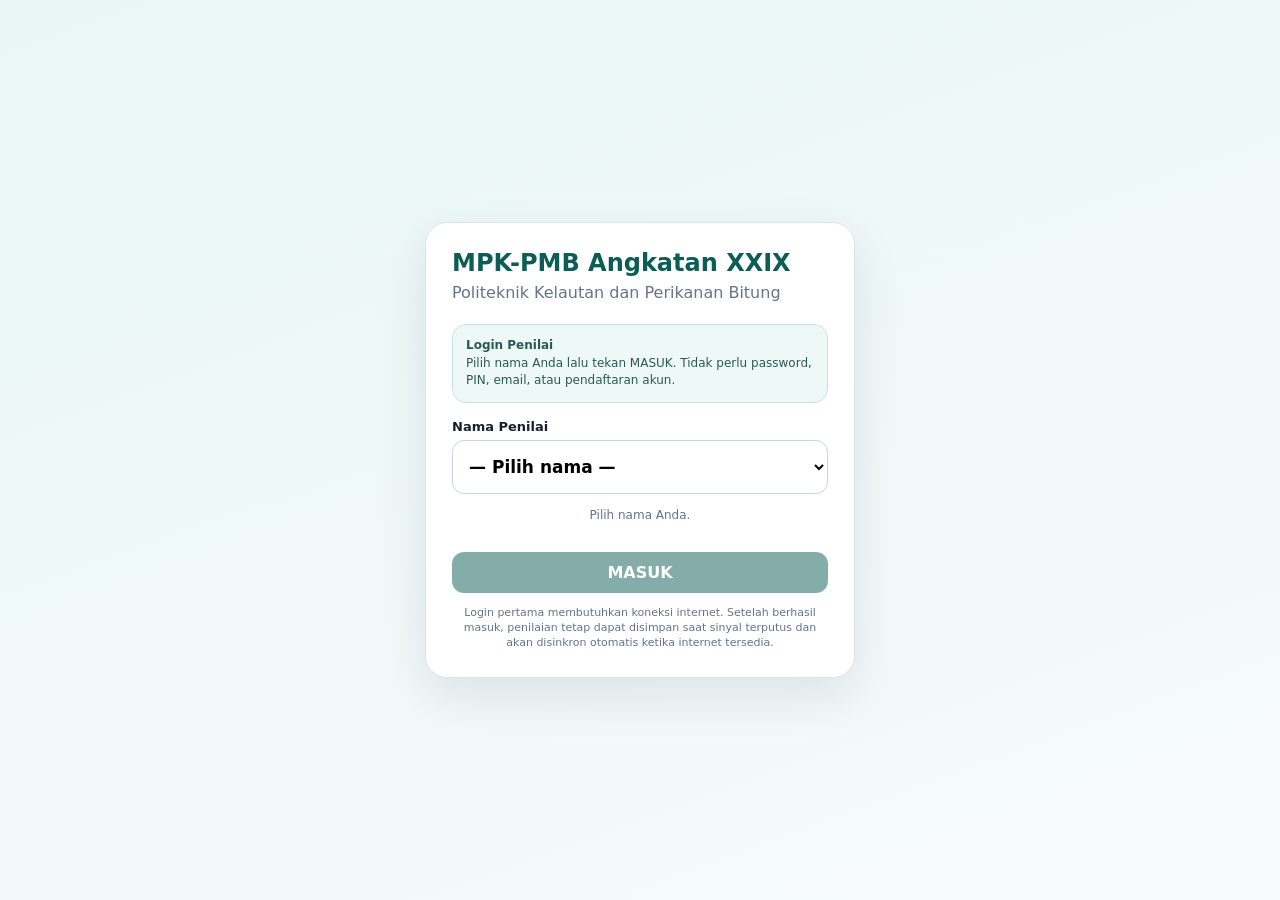
<file: index.html>
<!doctype html>
<html lang="id">
<head>
  <meta charset="utf-8" />
  <meta name="viewport" content="width=device-width,initial-scale=1,viewport-fit=cover" />
  <meta name="theme-color" content="#0b5d56" />
  <meta name="apple-mobile-web-app-capable" content="yes" />
  <meta http-equiv="Cache-Control" content="no-cache, no-store, must-revalidate" />
  <title>MPK-PMB XXIX</title>
  <link rel="manifest" href="manifest.webmanifest?v=20260810access4" />
  <link rel="icon" href="icon.svg" />
  <link rel="stylesheet" href="styles.css?v=20260810access4" />
  <style>
    .talent-top-link{display:inline-grid;place-items:center;width:38px;height:38px;border-radius:12px;background:#eaf2f1;color:#0b5d56;text-decoration:none;font-weight:900;font-size:19px}
    .talent-banner{display:flex;justify-content:space-between;align-items:center;gap:12px;background:#eef8f6;border:1px solid #c6e5e0;border-radius:16px;padding:13px 14px;margin-bottom:14px}
    .talent-banner strong{display:block;color:#0b5d56}.talent-banner small{color:#64748b}.talent-banner a{background:#0b5d56;color:#fff;text-decoration:none;padding:10px 12px;border-radius:11px;font-weight:800;white-space:nowrap}
    .simple-login-notice{background:#eef8f6;border:1px solid #c6e5e0;color:#285a55;border-radius:14px;padding:12px 13px;font-size:12px;line-height:1.45;margin:14px 0 16px}
    #simpleName{font-size:17px;font-weight:800;height:54px;margin-bottom:14px}
    .pin-status{min-height:20px;text-align:center;font-size:12px;color:#64748b;margin-bottom:8px}.pin-status.ready{color:#0b5d56;font-weight:800}.pin-status.error{color:#b91c1c;font-weight:800}
    #simpleLoginBtn:disabled{opacity:.5;cursor:not-allowed}
    .login-help{text-align:center;color:#64748b;font-size:11px;line-height:1.4;margin-top:12px}
    @media(max-width:600px){.talent-banner{align-items:flex-start;flex-direction:column}.talent-banner a{width:100%;text-align:center}}
  </style>
</head>
<body>
  <div id="toast" class="toast hidden"></div>

  <section id="loginScreen" class="login-screen">
    <div class="login-card">
      <img src="icon.svg" class="brand-icon" alt="MPK-PMB" />
      <h1>MPK-PMB Angkatan XXIX</h1>
      <p>Politeknik Kelautan dan Perikanan Bitung</p>

      <div id="simpleLogin">
        <div class="simple-login-notice"><strong>Login Penilai</strong><br>Pilih nama Anda lalu tekan MASUK. Tidak perlu password, PIN, email, atau pendaftaran akun.</div>
        <label for="simpleName">Nama Penilai</label>
        <select id="simpleName">
          <option value="">— Pilih nama —</option>
          <option value="Fahriadi">Fahriadi</option>
          <option value="Gerald">Gerald</option>
          <option value="Andi Wiguna">Andi Wiguna</option>
          <option value="Samsul">Samsul</option>
          <option value="Iki">Iki</option>
          <option value="Kholid">Kholid</option>
          <option value="Alexander Tumewu">Alexander Tumewu</option>
        </select>
        <div id="pinStatus" class="pin-status">Pilih nama Anda.</div>
        <button id="simpleLoginBtn" class="primary big" disabled>MASUK</button>
        <div class="login-help">Login pertama membutuhkan koneksi internet. Setelah berhasil masuk, penilaian tetap dapat disimpan saat sinyal terputus dan akan disinkron otomatis ketika internet tersedia.</div>
      </div>

      <div id="demoLogin" class="hidden" aria-hidden="true">
        <input id="demoName" value="Pembina MPK-PMB" />
        <select id="demoRole"><option value="assessor">Penilai/Pembina</option><option value="coordinator">Koordinator/Admin</option></select>
        <button id="demoLoginBtn" type="button">Masuk Demo</button>
      </div>
    </div>
  </section>

  <div id="appShell" class="app-shell hidden">
    <header class="topbar">
      <div><strong>MPK-PMB XXIX</strong><small id="userLabel"></small></div>
      <div class="top-actions">
        <a href="minat-bakat.html" class="talent-top-link" title="Minat & Bakat">★</a>
        <span id="onlineBadge" class="badge">Offline</span>
        <button id="syncBtn" class="icon-btn" title="Sinkronkan">↻</button>
        <button id="installBtn" class="icon-btn hidden" title="Pasang aplikasi">⬇</button>
        <button id="logoutBtn" class="icon-btn" title="Keluar">↪</button>
      </div>
    </header>

    <main>
      <section id="dashboardView" class="view active">
        <div class="hero">
          <div><h2>Dashboard Koordinator</h2><p>Capaian dan peringatan dini 80 Catar-Catir.</p></div>
          <select id="programFilter"><option value="ALL">Semua Prodi</option><option>TPI</option><option>MP</option><option>TPPP</option></select>
        </div>
        <div class="talent-banner"><div><strong>★ Minat & Bakat Angkatan XXIX</strong><small>Lihat hobi, prestasi, kokurikuler, ekstrakurikuler, dan peta potensi 80 Taruna/i.</small></div><a href="minat-bakat.html">Buka Minat & Bakat</a></div>
        <div id="statsGrid" class="stats-grid"></div>
        <div class="panel">
          <div class="panel-head"><h3>Profil Capaian Peserta</h3><button id="exportBtn" class="secondary">Ekspor CSV</button></div>
          <div id="participantSummary" class="participant-list"></div>
        </div>
      </section>

      <section id="assessmentView" class="view">
        <div class="hero"><div><h2>Penilaian Cepat</h2><p>Masukkan nomor 01–80, pilih bidang, lalu tekan skor.</p></div></div>
        <div class="panel search-panel">
          <label>Nomor Catar-Catir</label>
          <div class="number-search"><input id="participantNo" inputmode="numeric" maxlength="2" placeholder="01" /><button id="findBtn" class="primary">Cari</button></div>
          <div id="participantCard" class="participant-card empty">Belum ada peserta dipilih.</div>
        </div>
        <div id="assessmentControls" class="hidden">
          <div class="panel">
            <label>Kegiatan/Checkpoint</label>
            <select id="activitySelect"></select>
            <label>Bidang Penilaian</label>
            <div id="categoryButtons" class="category-grid"></div>
          </div>
          <div id="rubricPanel" class="panel hidden"></div>
        </div>
      </section>

      <section id="historyView" class="view">
        <div class="hero"><div><h2>Riwayat Penilaian</h2><p>Telusuri perkembangan setiap Catar-Catir.</p></div></div>
        <div class="panel filters">
          <input id="historyNo" inputmode="numeric" maxlength="2" placeholder="Nomor peserta (opsional)" />
          <select id="historyCategory"><option value="ALL">Semua bidang</option></select>
          <button id="historyRefresh" class="secondary">Tampilkan</button>
        </div>
        <div id="historyList" class="history-list"></div>
      </section>

      <section id="adminView" class="view">
        <div class="hero"><div><h2>Pengaturan</h2><p>Status penyimpanan lokal dan sinkronisasi internet.</p></div></div>
        <div class="panel">
          <h3>Status Sistem</h3>
          <div id="systemStatus" class="system-status"></div>
          <div class="button-stack">
            <button id="adminSyncBtn" class="primary">Sinkronkan Sekarang</button>
            <button id="seedBtn" class="secondary">Kirim 80 Peserta ke Cloud</button>
            <button id="clearLocalBtn" class="danger">Hapus Data Penilaian Lokal (Demo)</button>
          </div>
        </div>
      </section>
    </main>

    <nav class="bottom-nav">
      <button data-view="dashboardView" class="nav-btn active"><span>▦</span><small>Dashboard</small></button>
      <button data-view="assessmentView" class="nav-btn"><span>＋</span><small>Nilai</small></button>
      <button data-view="historyView" class="nav-btn"><span>≡</span><small>Riwayat</small></button>
      <button data-view="adminView" class="nav-btn"><span>⚙</span><small>Setelan</small></button>
    </nav>
  </div>

  <script>
    if ('serviceWorker' in navigator) {
      navigator.serviceWorker.getRegistrations().then(rs => rs.forEach(r => r.unregister())).catch(()=>{});
    }
    if ('caches' in window) {
      caches.keys().then(keys => Promise.all(keys.filter(k => k.startsWith('mpkpmb-')).map(k => caches.delete(k)))).catch(()=>{});
    }
  </script>
  <script src="config.js?v=20260810access4"></script>
  <script src="roster.js?v=20260810access4"></script>
  <script src="data.js?v=20260810access4"></script>
  <script src="app.js?v=20260810access4"></script>
  <script src="cloud.js?v=20260810access4"></script>
  <script src="photo.js?v=20260810access4"></script>
  <script src="access-control.js?v=20260810access4" data-mpk-access="1"></script>
</body>
</html>
</file>
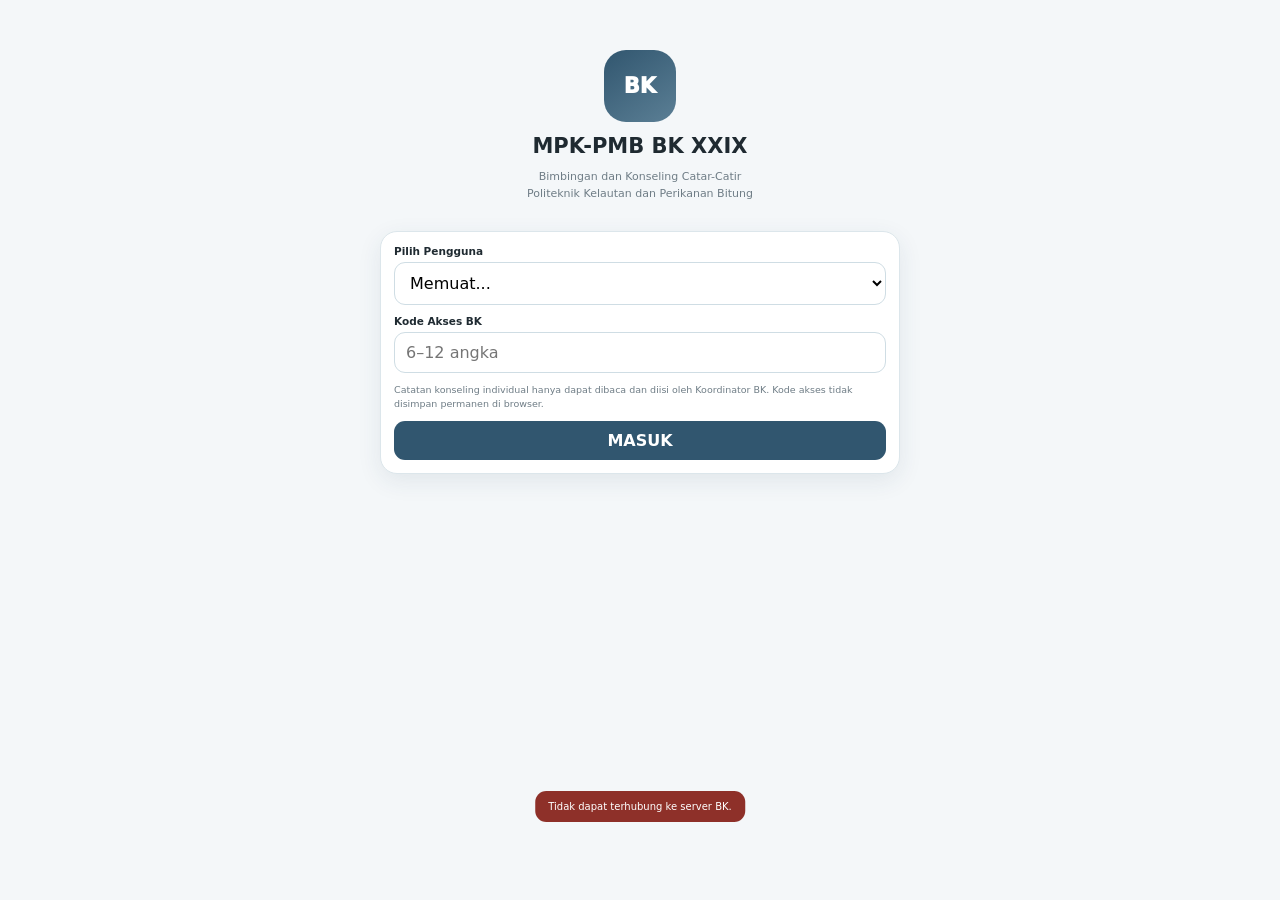
<file: bk/index.html>
<!doctype html>
<html lang="id"><head><meta charset="utf-8"><meta name="viewport" content="width=device-width,initial-scale=1,viewport-fit=cover">
<meta name="theme-color" content="#31566f"><title>MPK-PMB BK XXIX</title>
<style>
:root{--brand:#31566f;--brand2:#5b7f95;--bg:#f4f7f9;--card:#fff;--text:#1f2a31;--muted:#6f7d86;--line:#dce6eb;--ok:#28704e;--warn:#9b6a00;--bad:#a83a31;--shadow:0 7px 24px rgba(35,66,84,.09)}
*{box-sizing:border-box}html,body{margin:0;background:var(--bg);color:var(--text);font-family:system-ui,-apple-system,Segoe UI,Roboto,Arial,sans-serif}button,input,select,textarea{font:inherit}.hidden{display:none!important}
.wrap{max-width:940px;margin:auto;padding:12px 12px 90px}.card{background:#fff;border:1px solid var(--line);border-radius:17px;padding:13px;margin-bottom:11px;box-shadow:var(--shadow)}
.hero{text-align:center;padding:38px 10px 18px}.mark{width:72px;height:72px;border-radius:22px;margin:auto auto 12px;background:linear-gradient(145deg,var(--brand),var(--brand2));color:#fff;display:grid;place-items:center;font-size:21px;font-weight:950}.hero h1{font-size:21px;margin:0}.hero p{font-size:11px;color:var(--muted);line-height:1.5}
.login{max-width:520px;margin:auto}.label{display:block;font-size:10.5px;font-weight:850;margin:10px 0 5px}select,input,textarea{width:100%;border:1px solid #cfdde4;border-radius:11px;padding:10px 11px;background:#fff;outline:none}textarea{min-height:90px;resize:vertical}
.btn{border:0;border-radius:11px;padding:10px 12px;font-weight:850;background:#e7eef2;color:#334955;cursor:pointer}.btn.primary{background:var(--brand);color:#fff}.btn.bad{background:#f7e5e2;color:var(--bad)}.btn.small{font-size:9px;padding:7px 9px}.btn.full{width:100%}.note{font-size:9.5px;color:var(--muted);line-height:1.5}
.top{position:sticky;top:0;z-index:30;background:linear-gradient(135deg,var(--brand),var(--brand2));color:#fff;padding:11px 12px;box-shadow:0 4px 15px rgba(0,0,0,.12)}.topline{display:flex;align-items:center;gap:9px}.logo{width:42px;height:42px;border-radius:13px;background:#fff;color:var(--brand);display:grid;place-items:center;font-weight:950}.title{font-size:14px;font-weight:900}.sub{font-size:8.5px;opacity:.85}.right{margin-left:auto;text-align:right}.user{font-size:10px;font-weight:850}.role{font-size:8px;opacity:.85}.logout{border:1px solid rgba(255,255,255,.4);background:rgba(255,255,255,.12);color:#fff;border-radius:9px;padding:7px 8px;font-size:9px}
.tabs{display:grid;grid-template-columns:repeat(6,1fr);gap:5px;position:sticky;top:64px;z-index:20;background:var(--bg);padding:8px 0}.tab{border:1px solid var(--line);background:#fff;border-radius:10px;padding:8px 3px;font-size:9px;font-weight:850;color:#657781}.tab.active{background:var(--brand);color:#fff;border-color:var(--brand)}
.sectionhead{display:flex;justify-content:space-between;align-items:flex-end;margin:12px 2px 8px}.sectionhead h2{font-size:15px;margin:0}.sectionhead small{font-size:9px;color:var(--muted)}.metrics{display:grid;grid-template-columns:repeat(3,1fr);gap:7px}.metric{background:#fff;border:1px solid var(--line);border-radius:13px;padding:10px;text-align:center}.metric strong{font-size:18px;display:block;color:var(--brand)}.metric span{font-size:8.5px;color:var(--muted)}
.participant,.obsrow,.sessionrow,.actrow{display:grid;grid-template-columns:36px 1fr auto;gap:8px;align-items:center;padding:8px 0;border-bottom:1px solid #edf2f4}.num{width:32px;height:32px;border-radius:9px;background:#e9f0f4;color:var(--brand);display:grid;place-items:center;font-size:9px;font-weight:950}.pname{font-size:10.5px;font-weight:850}.meta{font-size:8.5px;color:var(--muted);line-height:1.4}.badge{display:inline-block;padding:4px 7px;border-radius:999px;font-size:8px;font-weight:900;background:#eaf0f3}.urgent{background:#fde7e3;color:#9e342d}.attention{background:#fff1d5;color:#8a6200}.new{background:#e9eef9;color:#475d94}.done{background:#e2f3e9;color:#226849}
.overlay{position:fixed;inset:0;background:rgba(22,35,43,.55);z-index:60;display:flex;align-items:flex-end;justify-content:center}.sheet{width:min(820px,100%);max-height:94vh;overflow:auto;background:var(--bg);border-radius:23px 23px 0 0;padding:12px}.sheethead{position:sticky;top:-12px;background:var(--bg);z-index:4;display:flex;align-items:center;padding:10px 2px}.sheethead h3{font-size:15px;margin:0}.close{margin-left:auto;border:0;width:34px;height:34px;border-radius:10px;background:#e1eaee;font-weight:950}
.status{font-size:9px;padding:7px}.row{display:flex;gap:7px;align-items:center}.grow{flex:1}.empty{text-align:center;padding:22px;color:var(--muted);font-size:10px}.search{margin-bottom:7px}
.docgrid{display:grid;grid-template-columns:repeat(2,minmax(0,1fr));gap:8px;margin:8px 0}.docitem{border:1px solid var(--line);border-radius:12px;padding:7px}.docitem img{width:100%;height:120px;object-fit:cover;border-radius:9px}.doccap{font-size:9px;color:var(--muted);margin:5px 0}.photoctl{display:grid;gap:7px;margin-top:8px}
.toast{position:fixed;left:50%;bottom:78px;transform:translateX(-50%);z-index:100;background:#223844;color:#fff;padding:10px 13px;border-radius:11px;font-size:10px;display:none;max-width:90%}.toast.show{display:block}.toast.err{background:#8e3029}

.dochint{background:#eef4f7;border:1px solid #dbe7ed;border-radius:14px;padding:10px 11px;font-size:9.5px;color:#5c6d76;line-height:1.55;margin-bottom:10px}
.docpanel{display:grid;gap:10px}
.docactivity{background:#fff;border:1px solid var(--line);border-radius:16px;padding:12px;box-shadow:var(--shadow)}
.docactivity-head{display:flex;align-items:flex-start;gap:9px;margin-bottom:8px}
.docactivity-ico{width:38px;height:38px;border-radius:12px;background:#e9f0f4;color:var(--brand);display:grid;place-items:center;font-size:17px;flex:0 0 auto}
.docactivity-title{font-size:11.5px;font-weight:900;line-height:1.3}
.docactivity-meta{font-size:8.7px;color:var(--muted);margin-top:3px;line-height:1.4}
.docbadge{display:inline-block;padding:4px 7px;border-radius:999px;background:#e3f2e9;color:var(--ok);font-size:8px;font-weight:900;margin-left:auto;white-space:nowrap}
.privacybox{background:#f7eeee;border:1px solid #eddada;border-radius:14px;padding:10px 11px;font-size:9px;color:#775c5a;line-height:1.5;margin-top:10px}

@media(max-width:560px){.right{display:none}.tabs{overflow:auto}.tab{font-size:8px}.participant,.obsrow,.sessionrow,.actrow{grid-template-columns:34px 1fr auto}.docitem img{height:100px}}
</style></head><body>
<div id="toast" class="toast"></div>
<section id="loginView" class="wrap"><div class="login"><div class="hero"><div class="mark">BK</div><h1>MPK-PMB BK XXIX</h1><p>Bimbingan dan Konseling Catar-Catir<br>Politeknik Kelautan dan Perikanan Bitung</p></div><div class="card"><label class="label" style="margin-top:0">Pilih Pengguna</label><select id="loginName"><option>Memuat...</option></select><label class="label">Kode Akses BK</label><input id="loginPin" type="password" inputmode="numeric" autocomplete="off" placeholder="6–12 angka"><p class="note">Catatan konseling individual hanya dapat dibaca dan diisi oleh Koordinator BK. Kode akses tidak disimpan permanen di browser.</p><button id="loginBtn" class="btn primary full">MASUK</button></div></div></section>

<section id="appView" class="hidden"><header class="top"><div class="topline"><div class="logo">BK</div><div><div class="title">MPK-PMB BK XXIX</div><div class="sub">Bimbingan dan Konseling</div></div><div class="right"><div id="topUser" class="user"></div><div id="topRole" class="role"></div></div><button id="logoutBtn" class="logout">Keluar</button></div></header>
<main class="wrap"><nav class="tabs"><button class="tab active" data-tab="home">Hari Ini</button><button class="tab" data-tab="catar">Catar</button><button class="tab" data-tab="obs">Observasi</button><button class="tab" data-tab="group">Kegiatan BK</button><button class="tab" data-tab="docs">Dokumentasi</button><button id="coordTabBtn" class="tab" data-tab="coord">Koordinator</button></nav>

<section id="tab-home"><div class="sectionhead"><h2>Ringkasan BK</h2><small id="todayLabel"></small></div><div id="homeMetrics" class="metrics"></div><div class="sectionhead"><h2>Perhatian Terbaru</h2><small>observasi lapangan</small></div><div id="homeObs" class="card"></div></section>
<section id="tab-catar" class="hidden"><div class="sectionhead"><h2>Daftar Catar-Catir</h2><small>01–80</small></div><input id="searchCatar" class="search" placeholder="Cari nama/nomor/prodi..."><div id="catarList" class="card"></div></section>
<section id="tab-obs" class="hidden"><div class="sectionhead"><h2>Observasi Lapangan</h2><small>Taruna BK & Koordinator</small></div><button class="btn primary full" onclick="openObservationForm()">+ TAMBAH OBSERVASI</button><div class="sectionhead"><h2>Riwayat Observasi</h2><small id="obsScope"></small></div><div id="obsList" class="card"></div></section>
<section id="tab-group" class="hidden"><div class="sectionhead"><h2>Kegiatan BK Kelompok</h2><small>foto opsional maks. 2</small></div><button class="btn primary full" onclick="openNewGroup()">+ KEGIATAN BK KELOMPOK</button><div id="groupList" class="card" style="margin-top:10px"></div></section>
<section id="tab-docs" class="hidden">
 <div class="sectionhead"><h2>Dokumentasi BK</h2><small>kegiatan kelompok</small></div>
 <div class="dochint">
  Dokumentasi digunakan untuk laporan kegiatan BK kepada Koordinator dan Pimpinan.
  Foto hanya tersedia untuk <b>kegiatan BK kelompok, sosialisasi, briefing, atau pembinaan bersama</b>.
  Maksimal <b>2 foto per kegiatan</b>.
 </div>
 <div class="privacybox">
  <b>Privasi BK:</b> sesi konseling individual tidak menyediakan unggah foto dan catatan rahasianya tidak ditampilkan pada Monitoring Pimpinan.
 </div>
 <div id="bkDocsActivityList" class="docpanel" style="margin-top:10px"><div class="empty">Belum dimuat.</div></div>
</section>
<section id="tab-coord" class="hidden"><div id="coordContent"></div></section>
</main></section>

<div id="overlay" class="overlay hidden"><div class="sheet"><div class="sheethead"><h3 id="sheetTitle">BK</h3><button class="close" onclick="closeSheet()">×</button></div><div id="sheetBody"></div></div></div>

<script>
const API='https://fplimalvdaedvxrzwqgl.supabase.co/functions/v1/mpk-bk';

const MEDIA_API='https://fplimalvdaedvxrzwqgl.supabase.co/functions/v1/mpk-media';
async function mediaApi(payload){
  let r;
  try{r=await fetch(MEDIA_API,{method:'POST',headers:{'Content-Type':'application/json'},body:JSON.stringify(payload)})}
  catch{throw new Error('Tidak dapat terhubung ke server dokumentasi.')}
  let d={}; try{d=await r.json()}catch{}
  if(!r.ok||!d.ok)throw new Error(d.error||`Server dokumentasi ${r.status}`);
  return d
}
async function compressPhoto(file){
  if(!file||!file.type.startsWith('image/'))throw new Error('Pilih file foto.');
  const url=URL.createObjectURL(file);
  try{
    const img=new Image();
    await new Promise((res,rej)=>{img.onload=res;img.onerror=()=>rej(new Error('Foto tidak dapat dibaca.'));img.src=url});
    const max=1280, scale=Math.min(1,max/Math.max(img.naturalWidth,img.naturalHeight));
    const w=Math.max(1,Math.round(img.naturalWidth*scale)),h=Math.max(1,Math.round(img.naturalHeight*scale));
    const canvas=document.createElement('canvas');canvas.width=w;canvas.height=h;
    canvas.getContext('2d',{alpha:false}).drawImage(img,0,0,w,h);
    let quality=.72,blob=await new Promise(r=>canvas.toBlob(r,'image/jpeg',quality));
    while(blob&&blob.size>850*1024&&quality>.42){quality-=.08;blob=await new Promise(r=>canvas.toBlob(r,'image/jpeg',quality))}
    if(!blob)throw new Error('Gagal mengompres foto.');
    if(blob.size>900*1024)throw new Error('Foto masih terlalu besar setelah kompresi.');
    return await new Promise((res,rej)=>{const fr=new FileReader();fr.onload=()=>res({data:String(fr.result),mime:'image/jpeg',kb:Math.round(blob.size/1024)});fr.onerror=()=>rej(new Error('Gagal membaca foto.'));fr.readAsDataURL(blob)})
  }finally{URL.revokeObjectURL(url)}
}
async function renderDocuments(source,recordId,containerId,worshipGroup=''){
  const box=document.getElementById(containerId); if(!box)return;
  box.innerHTML='<div class="note">Memuat dokumentasi...</div>';
  try{
    const d=await mediaApi({action:'list_documents',source,name:state.member.display_name,record_id:recordId,worship_group:worshipGroup});
    const docs=d.documents||[];
    box.innerHTML=`<div class="docgrid">${docs.map(x=>`<div class="docitem"><img src="${x.url}" alt="Dokumentasi"><div class="doccap">${esc(x.caption||'Dokumentasi kegiatan')}</div><button class="btn small" onclick="deleteDocument('${source}','${recordId}','${x.id}','${containerId}','${worshipGroup}')">Hapus</button></div>`).join('')}</div>
    <div class="note">${docs.length}/${d.max_photos} foto tersimpan. Foto otomatis dikompres sebelum diunggah.</div>`;
  }catch(e){box.innerHTML=`<div class="note">${esc(e.message)}</div>`}
}
async function uploadDocument(source,recordId,inputId,captionId,containerId,worshipGroup=''){
  const inp=document.getElementById(inputId),file=inp?.files?.[0];if(!file)return toast('Pilih foto terlebih dahulu.',true);
  try{
    toast('Mengompres foto...');
    const c=await compressPhoto(file);
    await mediaApi({action:'upload_document',source,name:state.member.display_name,record_id:recordId,worship_group:worshipGroup,mime:c.mime,image_base64:c.data,caption:document.getElementById(captionId)?.value||''});
    inp.value=''; const cap=document.getElementById(captionId);if(cap)cap.value='';
    toast(`Foto tersimpan (${c.kb} KB).`);await renderDocuments(source,recordId,containerId,worshipGroup)
  }catch(e){toast(e.message,true)}
}
async function deleteDocument(source,recordId,docId,containerId,worshipGroup=''){
  if(!confirm('Hapus foto dokumentasi ini?'))return;
  try{await mediaApi({action:'delete_document',source,name:state.member.display_name,record_id:recordId,document_id:docId,worship_group:worshipGroup});toast('Foto dihapus.');await renderDocuments(source,recordId,containerId,worshipGroup)}
  catch(e){toast(e.message,true)}
}

const state={member:null,pin:'',home:null};
const $=id=>document.getElementById(id);
const esc=s=>String(s??'').replace(/[&<>"']/g,c=>({'&':'&amp;','<':'&lt;','>':'&gt;','"':'&quot;',"'":'&#39;'}[c]));
function today(){return new Intl.DateTimeFormat('en-CA',{timeZone:'Asia/Makassar',year:'numeric',month:'2-digit',day:'2-digit'}).format(new Date())}
function toast(m,e=false){const t=$('toast');t.textContent=m;t.className='toast show'+(e?' err':'');clearTimeout(toast.tm);toast.tm=setTimeout(()=>t.className='toast',3400)}
async function api(action,p={}){let r;try{r=await fetch(API,{method:'POST',headers:{'Content-Type':'application/json'},body:JSON.stringify({action,...p,...(state.member&&!['list_members','login'].includes(action)?{name:state.member.display_name,pin:state.pin}:{})})})}catch{throw new Error('Tidak dapat terhubung ke server BK.')}let d={};try{d=await r.json()}catch{}if(!r.ok||!d.ok)throw new Error(d.error||`Server ${r.status}`);return d}
async function init(){try{const d=await api('list_members');$('loginName').innerHTML='<option value="">-- Pilih nama --</option>'+d.members.map(x=>`<option>${esc(x.display_name)}</option>`).join('');const s=localStorage.getItem('mpk_bk_user');if(s&&d.members.some(x=>x.display_name===s))$('loginName').value=s}catch(e){toast(e.message,true)}}
async function login(){const name=$('loginName').value,pin=$('loginPin').value.trim();if(!name)return toast('Pilih nama pengguna.',true);if(!/^\d{6,12}$/.test(pin))return toast('Kode Akses BK harus 6–12 angka.',true);try{const d=await api('login',{name,pin});state.member=d.member;state.pin=pin;localStorage.setItem('mpk_bk_user',name);$('loginView').classList.add('hidden');$('appView').classList.remove('hidden');$('topUser').textContent=name;$('topRole').textContent=state.member.full_access?'Koordinator BK':'Taruna Pendamping BK';$('coordTabBtn').classList.toggle('hidden',!state.member.full_access);await loadHome();if(state.member.must_change_pin)setTimeout(openChangePin,250)}catch(e){toast(e.message,true)}}
async function loadHome(){try{state.home=await api('home',{date:today()});$('todayLabel').textContent=today();renderAll()}catch(e){toast(e.message,true)}}
function participant(id){return (state.home?.participants||[]).find(x=>Number(x.id)===Number(id))}
function renderAll(){const h=state.home,obs=h.observations||[],sess=h.sessions||[],acts=h.group_activities||[];$('homeMetrics').innerHTML=[[obs.filter(x=>x.status==='new').length,'Observasi Baru'],[sess.filter(x=>['scheduled','attended','rescheduled','follow_up'].includes(x.status)).length,'Pendampingan Aktif'],[acts.filter(x=>x.status==='completed').length,'Kegiatan Kelompok']].map(x=>`<div class="metric"><strong>${x[0]}</strong><span>${x[1]}</span></div>`).join('');
 $('homeObs').innerHTML=obs.slice(0,6).map(o=>{const p=participant(o.participant_id);return `<div class="obsrow"><div class="num">${esc(p?.code||o.participant_id)}</div><div><div class="pname">${esc(p?.name||'Catar')}</div><div class="meta">${esc(o.observation)} • ${esc(o.reporter_name)}</div></div><span class="badge ${o.priority}">${o.priority==='urgent'?'SEGERA':o.priority==='attention'?'PERHATIAN':'OBS'}</span></div>`}).join('')||'<div class="empty">Belum ada observasi.</div>';
 renderCatar();renderObs();renderGroups();if(state.member.full_access)renderCoord()
}
function renderCatar(){const q=($('searchCatar')?.value||'').toLowerCase(),rows=(state.home?.participants||[]).filter(p=>`${p.code} ${p.name} ${p.program}`.toLowerCase().includes(q));$('catarList').innerHTML=rows.map(p=>`<div class="participant"><div class="num">${esc(p.code)}</div><div><div class="pname">${esc(p.name)}</div><div class="meta">${esc(p.program||'')}</div></div><button class="btn small" onclick="openCatar(${p.id})">Lihat</button></div>`).join('')}
function openCatar(id){const p=participant(id),obs=(state.home.observations||[]).filter(x=>Number(x.participant_id)===id),sess=(state.home.sessions||[]).filter(x=>Number(x.participant_id)===id);$('sheetTitle').textContent=`${p.code} — ${p.name}`;$('sheetBody').innerHTML=`<div class="card"><b>${esc(p.program||'')}</b><div class="note">Observasi: ${obs.length} catatan${state.member.full_access?` • Sesi BK: ${sess.length}`:''}</div></div><div class="card"><b style="font-size:11px">Observasi</b>${obs.map(o=>`<div class="obsrow"><div></div><div><div class="meta">${esc(o.observation)}</div><div class="meta">${esc(o.observation_date)} • ${esc(o.reporter_name)}</div></div><span class="badge ${o.priority}">${esc(o.priority)}</span></div>`).join('')||'<div class="empty">Belum ada.</div>'}</div>${state.member.full_access?`<div class="card"><b style="font-size:11px">Sesi Konseling</b>${sess.map(s=>`<div class="sessionrow"><div></div><div><div class="pname">${esc(s.session_date)} • ${esc(s.status)}</div><div class="meta">${esc(s.public_summary||'')}</div></div><button class="btn small" onclick="openSession('${s.id}')">Buka</button></div>`).join('')||'<div class="empty">Belum ada.</div>'}<button class="btn primary full" onclick="openNewSession(${id})">+ Sesi Konseling</button></div>`:''}`;openSheet()}
function openObservationForm(pid=''){ $('sheetTitle').textContent='Observasi Lapangan';$('sheetBody').innerHTML=`<div class="card"><label class="label" style="margin-top:0">Catar-Catir</label><select id="obsPid"><option value="">-- Pilih --</option>${(state.home.participants||[]).map(p=>`<option value="${p.id}" ${String(p.id)===String(pid)?'selected':''}>${p.code} — ${esc(p.name)}</option>`).join('')}</select><label class="label">Observasi</label><textarea id="obsText" placeholder="Fakta yang diamati. Hindari diagnosis atau asumsi."></textarea><label class="label">Saran/Tindak Awal</label><textarea id="obsRec" placeholder="Misalnya: perlu dipantau / disarankan bertemu Koordinator BK."></textarea><label class="label">Prioritas</label><select id="obsPriority"><option value="normal">Normal</option><option value="attention">Perlu perhatian</option><option value="urgent">Perlu perhatian segera</option></select><button class="btn primary full" onclick="saveObservation()">SIMPAN OBSERVASI</button></div>`;openSheet()}
async function saveObservation(){try{await api('create_observation',{participant_id:Number($('obsPid').value),observation_date:today(),observation:$('obsText').value,recommendation:$('obsRec').value,priority:$('obsPriority').value});toast('Observasi tersimpan.');closeSheet();await loadHome()}catch(e){toast(e.message,true)}}
function renderObs(){const rows=state.home?.observations||[];$('obsScope').textContent=state.member.full_access?'semua observer':'observasi Anda';$('obsList').innerHTML=rows.map(o=>{const p=participant(o.participant_id);return `<div class="obsrow"><div class="num">${esc(p?.code||o.participant_id)}</div><div><div class="pname">${esc(p?.name||'Catar')}</div><div class="meta">${esc(o.observation)}<br>${esc(o.observation_date)} • ${esc(o.reporter_name)}</div></div><div><span class="badge ${o.priority}">${esc(o.priority)}</span>${state.member.full_access&&o.status==='new'?`<br><button class="btn small" onclick="reviewObs('${o.id}')">Review</button>`:''}</div></div>`}).join('')||'<div class="empty">Belum ada observasi.</div>'}
async function reviewObs(id){try{await api('review_observation',{observation_id:id,status:'reviewed'});toast('Observasi ditandai sudah direview.');await loadHome()}catch(e){toast(e.message,true)}}
function openNewGroup(){$('sheetTitle').textContent='Kegiatan BK Kelompok';$('sheetBody').innerHTML=`<div class="card"><label class="label" style="margin-top:0">Nama Kegiatan</label><input id="groupTitle" placeholder="Contoh: Pembinaan Adaptasi & Kekompakan"><label class="label">Tanggal</label><input id="groupDate" type="date" value="${today()}"><button class="btn primary full" onclick="startGroup()">MULAI KEGIATAN</button></div>`;openSheet()}
async function startGroup(){try{const d=await api('start_group_activity',{title:$('groupTitle').value,activity_date:$('groupDate').value,client_id:`bk-${Date.now()}-${Math.random().toString(16).slice(2)}`});await loadHome();openGroup(d.activity.id)}catch(e){toast(e.message,true)}}
function renderGroups(){const rows=state.home?.group_activities||[];$('groupList').innerHTML=rows.map(a=>`<div class="actrow"><div class="num">BK</div><div><div class="pname">${esc(a.title)}</div><div class="meta">${esc(a.activity_date)} • ${esc(a.executor_name)} • 📷 dokumentasi tersedia</div></div><button class="btn small" onclick="openGroup('${a.id}')">${a.status==='completed'?'Lihat':'Buka'}</button></div>`).join('')||'<div class="empty">Belum ada kegiatan kelompok.</div>'}
function openGroup(id){const a=(state.home.group_activities||[]).find(x=>x.id===id);if(!a)return;const att=new Map((state.home.group_attendance||[]).filter(x=>x.group_activity_id===id).map(x=>[Number(x.participant_id),x.status])),done=a.status==='completed';$('sheetTitle').textContent=a.title;$('sheetBody').innerHTML=`<div class="card"><div class="note">Kegiatan kelompok boleh didokumentasikan. Konseling individual tidak memiliki fitur foto.</div>${(state.home.participants||[]).map(p=>`<div class="participant"><div class="num">${p.code}</div><div><div class="pname">${esc(p.name)}</div><div class="meta">${esc(p.program||'')}</div></div><select class="status bkatt" data-pid="${p.id}" ${done?'disabled':''}>${[['present','Hadir'],['late','Terlambat'],['permit','Izin'],['sick','Sakit'],['absent','Tidak Hadir']].map(([v,t])=>`<option value="${v}" ${(att.get(Number(p.id))||'present')===v?'selected':''}>${t}</option>`).join('')}</select></div>`).join('')}</div><div class="card"><label class="label" style="margin-top:0">Ringkasan Pelaksanaan</label><textarea id="bkSummary" ${done?'disabled':''}>${esc(a.activity_summary||'')}</textarea><label class="label">Temuan</label><textarea id="bkFindings" ${done?'disabled':''}>${esc(a.findings||'')}</textarea><label class="label">Tindak Lanjut</label><textarea id="bkFollow" ${done?'disabled':''}>${esc(a.follow_up||'')}</textarea><label class="label">Catatan Tambahan</label><textarea id="bkNotes" ${done?'disabled':''}>${esc(a.notes||'')}</textarea></div><div class="card"><b style="font-size:11px">📷 Dokumentasi Kegiatan BK Kelompok</b><div class="note">Opsional • maksimal 2 foto. Dokumentasi ini dapat tampil pada Monitoring Pimpinan.</div><div class="photoctl"><input id="bkPhoto" type="file" accept="image/*" capture="environment"><input id="bkCaption" placeholder="Keterangan singkat foto"><button class="btn small primary" onclick="uploadDocument('bk','${id}','bkPhoto','bkCaption','bkDocs')">UPLOAD DOKUMENTASI</button></div><div id="bkDocs"></div></div>${done?'':`<div class="card"><button class="btn primary full" onclick="completeGroup('${id}')">SELESAIKAN KEGIATAN</button></div>`}`;openSheet();renderDocuments('bk',id,'bkDocs')}
async function completeGroup(id){const attendance=[...document.querySelectorAll('.bkatt')].map(x=>({participant_id:Number(x.dataset.pid),status:x.value,note:''}));try{await api('complete_group_activity',{activity_id:id,attendance,activity_summary:$('bkSummary').value,findings:$('bkFindings').value,follow_up:$('bkFollow').value,notes:$('bkNotes').value});toast('Kegiatan BK tersimpan.');closeSheet();await loadHome()}catch(e){toast(e.message,true)}}

function safeDocId(v){return String(v||'').replace(/[^a-zA-Z0-9_-]/g,'')}
async function renderBKDocumentation(){
 const box=$('bkDocsActivityList');
 const rows=state.home?.group_activities||[];
 if(!rows.length){
  box.innerHTML='<div class="card"><div class="empty">Belum ada kegiatan BK kelompok. Setelah kegiatan kelompok dibuat, foto dapat diunggah dari menu ini.</div></div>';
  return
 }
 box.innerHTML=rows.map(a=>{
  const sid=safeDocId(a.id);
  const summary=a.activity_summary?`<div class="note" style="margin-bottom:7px"><b>Ringkasan:</b> ${esc(a.activity_summary)}</div>`:'';
  return `<div class="docactivity">
    <div class="docactivity-head">
     <div class="docactivity-ico">📷</div>
     <div><div class="docactivity-title">${esc(a.title)}</div>
     <div class="docactivity-meta">${esc(a.activity_date)} • ${esc(a.executor_name)} • ${a.status==='completed'?'Selesai':'Berlangsung'}</div></div>
     <span class="docbadge">Maks. 2 foto</span>
    </div>
    ${summary}
    <div class="photoctl">
     <input id="bkDocPhoto-${sid}" type="file" accept="image/*" capture="environment">
     <input id="bkDocCaption-${sid}" placeholder="Keterangan singkat foto">
     <button class="btn small primary" onclick="uploadDocument('bk','${a.id}','bkDocPhoto-${sid}','bkDocCaption-${sid}','bkDocList-${sid}')">UPLOAD FOTO</button>
    </div>
    <div id="bkDocList-${sid}"></div>
   </div>`
 }).join('');
 for(const a of rows){
   const sid=safeDocId(a.id);
   await renderDocuments('bk',a.id,`bkDocList-${sid}`)
 }
}
function openNewSession(pid=''){$('sheetTitle').textContent='Sesi Konseling Individual';$('sheetBody').innerHTML=`<div class="card"><div class="note"><b>Privat:</b> tidak ada unggah foto. Catatan rahasia hanya untuk Koordinator BK.</div><label class="label">Catar-Catir</label><select id="sesPid">${(state.home.participants||[]).map(p=>`<option value="${p.id}" ${String(p.id)===String(pid)?'selected':''}>${p.code} — ${esc(p.name)}</option>`).join('')}</select><label class="label">Tanggal</label><input id="sesDate" type="date" value="${today()}"><label class="label">Jam</label><input id="sesTime" type="time"><label class="label">Status</label><select id="sesStatus"><option value="scheduled">Dijadwalkan</option><option value="attended">Hadir</option><option value="rescheduled">Dijadwalkan Ulang</option><option value="follow_up">Pemantauan Lanjutan</option><option value="completed">Selesai</option><option value="cancelled">Dibatalkan</option></select><label class="label">Ringkasan Status (non-rahasia)</label><textarea id="sesPublic" placeholder="Contoh: pendampingan berlangsung / perlu pertemuan lanjutan."></textarea><label class="label">Tanggal Tindak Lanjut</label><input id="sesFollow" type="date"><label class="label">Catatan Konseling Rahasia</label><textarea id="sesSecret" style="min-height:150px" placeholder="Hanya dapat dibaca Koordinator BK."></textarea><button class="btn primary full" onclick="saveSession()">SIMPAN SESI</button></div>`;openSheet()}
function openSession(id){const s=(state.home.sessions||[]).find(x=>x.id===id);if(!s)return;openNewSession(s.participant_id);$('sesDate').value=s.session_date;$('sesTime').value=s.scheduled_time||'';$('sesStatus').value=s.status;$('sesPublic').value=s.public_summary||'';$('sesFollow').value=s.follow_up_date||'';$('sesSecret').value=s.confidential_notes||'';$('sheetBody').insertAdjacentHTML('beforeend',`<input type="hidden" id="sesId" value="${id}">`)}
async function saveSession(){try{await api('save_session',{session_id:$('sesId')?.value||'',participant_id:Number($('sesPid').value),session_date:$('sesDate').value,scheduled_time:$('sesTime').value,status:$('sesStatus').value,public_summary:$('sesPublic').value,follow_up_date:$('sesFollow').value,confidential_notes:$('sesSecret').value});toast('Sesi konseling tersimpan.');closeSheet();await loadHome()}catch(e){toast(e.message,true)}}
function openChangePin(){
 $('sheetTitle').textContent='Ganti Kode Akses BK';
 $('sheetBody').innerHTML=`<div class="card"><div class="note">Gunakan 6–12 angka yang hanya diketahui oleh pengguna bersangkutan.</div><label class="label">Kode Akses Baru</label><input id="newPin1" type="password" inputmode="numeric" autocomplete="off"><label class="label">Ulangi Kode Baru</label><input id="newPin2" type="password" inputmode="numeric" autocomplete="off"><button class="btn primary full" onclick="changePin()">SIMPAN KODE BARU</button></div>`;
 openSheet()
}
async function changePin(){
 const a=$('newPin1').value.trim(),b=$('newPin2').value.trim();
 if(!/^\d{6,12}$/.test(a))return toast('Kode baru harus 6–12 angka.',true);
 if(a!==b)return toast('Pengulangan kode tidak sama.',true);
 try{await api('change_pin',{new_pin:a});state.pin=a;state.member.must_change_pin=false;toast('Kode Akses BK berhasil diganti.');closeSheet()}catch(e){toast(e.message,true)}
}
function renderCoord(){const c=$('coordContent'),assist=state.home.assistants||[];c.innerHTML=`<div class="sectionhead"><h2>Koordinator BK</h2><small>akses penuh</small></div><div class="card"><button class="btn primary full" onclick="openNewSession()">+ SESI KONSELING INDIVIDUAL</button><p class="note">Isi konseling tidak ditampilkan kepada Taruna Pendamping BK maupun aplikasi umum.</p></div><div class="sectionhead"><h2>Taruna Pendamping BK</h2><small>2 slot</small></div><div class="card">${assist.map(x=>`<div class="card" style="box-shadow:none;margin-bottom:8px"><b style="font-size:10px">${esc(x.member_code)}</b><label class="label">Nama Taruna Pendamping BK</label><input id="as-${x.member_code}" value="${esc(x.display_name||'')}" placeholder="Kosongkan untuk menonaktifkan"><label class="label">Kode Akses Baru</label><input id="pin-${x.member_code}" type="password" inputmode="numeric" placeholder="6–12 angka (wajib saat mengaktifkan)"><button class="btn small primary" style="margin-top:7px" onclick="saveAssistant('${x.member_code}')">Simpan</button></div>`).join('')}</div><div class="card"><button class="btn full" onclick="openChangePin()">Ganti Kode Akses Saya</button></div><div class="sectionhead"><h2>Rekap Singkat</h2></div><div id="bkRecap" class="metrics"></div><button class="btn full" onclick="loadRecap()">Muat Rekap</button>`}
async function saveAssistant(code){const display_name=$(`as-${code}`).value.trim(),new_pin=$(`pin-${code}`).value.trim();if(display_name&&!/^\d{6,12}$/.test(new_pin))return toast('Tetapkan Kode Akses 6–12 angka untuk Taruna BK.',true);try{await api('configure_assistant',{member_code:code,display_name,new_pin});toast('Taruna Pendamping BK diperbarui.');await loadHome()}catch(e){toast(e.message,true)}}
async function loadRecap(){try{const d=await api('recap'),s=d.summary;$('bkRecap').innerHTML=[[s.observations_new,'Observasi Baru'],[s.sessions_active,'Pendampingan Aktif'],[s.sessions_completed,'Selesai']].map(x=>`<div class="metric"><strong>${x[0]}</strong><span>${x[1]}</span></div>`).join('')}catch(e){toast(e.message,true)}}
function openSheet(){$('overlay').classList.remove('hidden')}function closeSheet(){$('overlay').classList.add('hidden')}
function showTab(t){document.querySelectorAll('.tab').forEach(x=>x.classList.toggle('active',x.dataset.tab===t));['home','catar','obs','group','docs','coord'].forEach(x=>$(`tab-${x}`).classList.toggle('hidden',x!==t));if(t==='docs')renderBKDocumentation();if(t==='coord'&&state.member.full_access)renderCoord()}
document.querySelectorAll('.tab').forEach(x=>x.addEventListener('click',()=>showTab(x.dataset.tab)));$('loginBtn').onclick=login;$('logoutBtn').onclick=()=>{state.pin='';location.reload()};$('searchCatar').oninput=renderCatar;$('overlay').onclick=e=>{if(e.target===$('overlay'))closeSheet()};init();
</script></body></html>
</file>
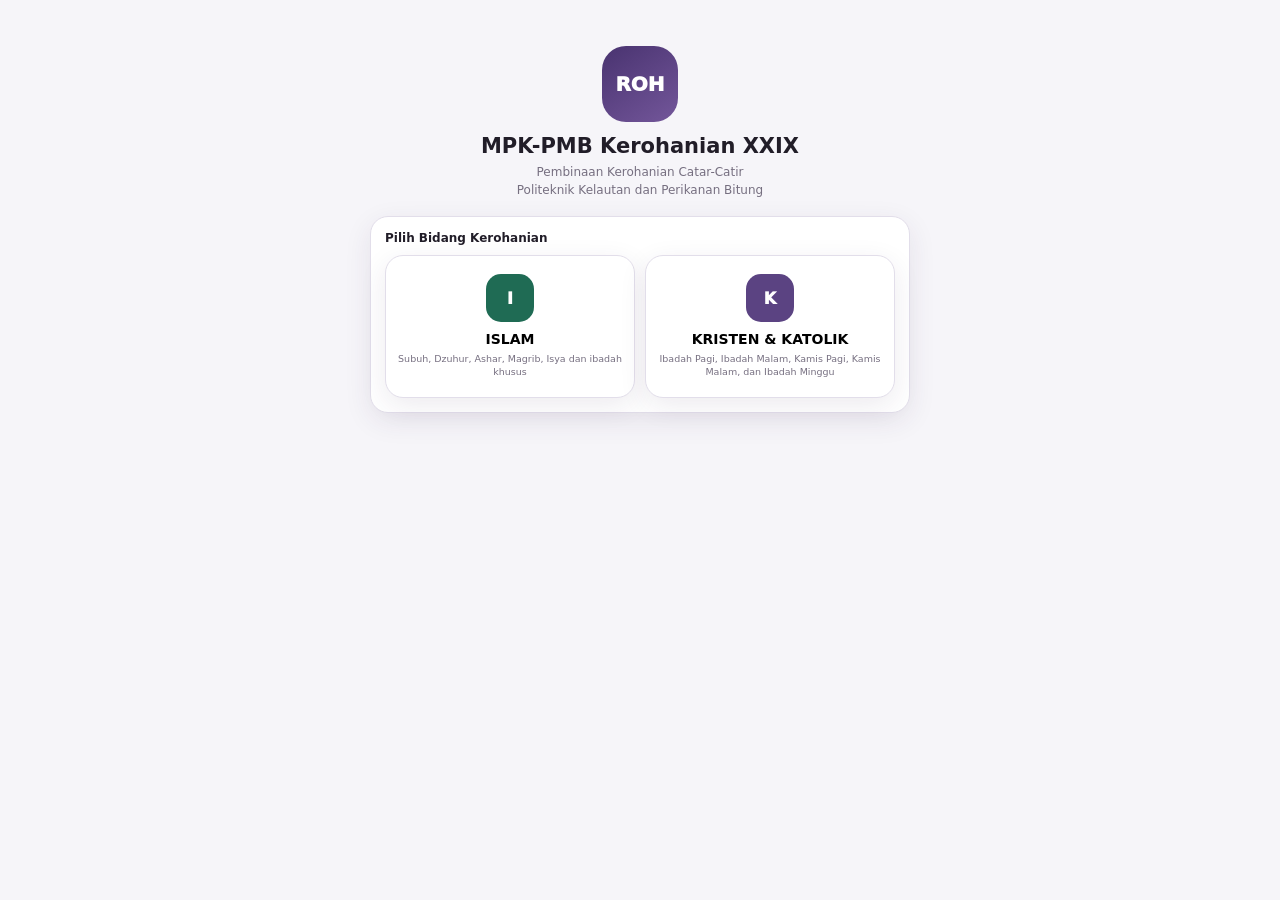
<file: kerohanian/index.html>
<!doctype html>
<html lang="id">
<head>
<meta charset="utf-8">
<meta name="viewport" content="width=device-width,initial-scale=1,viewport-fit=cover">
<meta name="theme-color" content="#493370">
<title>MPK-PMB Kerohanian XXIX</title>
<style>
:root{
 --brand:#493370;--brand2:#73569a;--islam:#1f6b54;--kc:#5b4382;
 --bg:#f6f5f9;--card:#fff;--text:#211d28;--muted:#766f80;--line:#e2deea;
 --ok:#19704b;--warn:#916000;--bad:#b42318;--shadow:0 8px 28px rgba(51,35,78,.09)
}
*{box-sizing:border-box}html,body{margin:0;background:var(--bg);color:var(--text);font-family:system-ui,-apple-system,Segoe UI,Roboto,Arial,sans-serif}
button,input,select,textarea{font:inherit}button{cursor:pointer}.hidden{display:none!important}
.wrap{max-width:900px;margin:0 auto;padding:12px 12px 90px}
.card{background:#fff;border:1px solid var(--line);border-radius:18px;padding:14px;margin-bottom:12px;box-shadow:var(--shadow)}
.hero{text-align:center;padding:24px 8px 17px}.mark{width:76px;height:76px;border-radius:24px;margin:0 auto 12px;background:linear-gradient(145deg,var(--brand),var(--brand2));display:grid;place-items:center;color:#fff;font-size:20px;font-weight:950}
.hero h1{margin:0 0 5px;font-size:21px}.hero p{margin:0;color:var(--muted);font-size:12px;line-height:1.5}
.login{max-width:540px;margin:10px auto}
.group-grid{display:grid;grid-template-columns:1fr 1fr;gap:10px}
.group-choice{border:1px solid var(--line);background:#fff;border-radius:18px;padding:18px 10px;text-align:center;min-height:130px;box-shadow:var(--shadow)}
.group-choice .ico{width:48px;height:48px;border-radius:15px;margin:0 auto 9px;display:grid;place-items:center;color:#fff;font-weight:950}
.group-choice.islam .ico{background:var(--islam)}.group-choice.kc .ico{background:var(--kc)}
.group-choice b{display:block;font-size:14px}.group-choice small{display:block;color:var(--muted);font-size:9.5px;line-height:1.4;margin-top:5px}
.label{display:block;font-size:11px;font-weight:850;margin:10px 0 6px}
select,input,textarea{width:100%;border:1px solid #d5cfdf;border-radius:12px;padding:10px 11px;background:#fff;color:var(--text);outline:none}
textarea{min-height:90px;resize:vertical}
.btn{border:0;border-radius:12px;padding:10px 12px;font-weight:850;background:#ece9f2;color:#423a50}
.btn.primary{background:var(--brand);color:#fff}.btn.full{width:100%}.btn.small{padding:7px 9px;font-size:10px;border-radius:9px}.btn:disabled{opacity:.48;cursor:not-allowed}
.back{margin-bottom:8px}
.top{position:sticky;top:0;z-index:30;padding:12px;color:#fff;background:linear-gradient(135deg,var(--brand),var(--brand2));box-shadow:0 4px 18px rgba(0,0,0,.15)}
.topline{display:flex;align-items:center;gap:9px}.logo{width:44px;height:44px;border-radius:13px;background:#fff;color:var(--brand);display:grid;place-items:center;font-weight:950;font-size:12px}
.title{font-weight:900;font-size:15px;line-height:1.15}.sub{font-size:9.5px;opacity:.84;margin-top:3px}.right{margin-left:auto;text-align:right}.user{font-size:10.5px;font-weight:850}.role{font-size:8.5px;opacity:.82;margin-top:2px}
.logout{border:1px solid rgba(255,255,255,.45);background:rgba(255,255,255,.12);color:#fff;border-radius:10px;padding:7px 9px;font-size:9.5px;font-weight:850}
.group-chip{display:inline-block;padding:5px 9px;border-radius:999px;background:rgba(255,255,255,.14);font-size:9px;font-weight:900;margin-top:6px}
.tabs{display:grid;grid-template-columns:repeat(5,1fr);gap:6px;position:sticky;top:68px;z-index:20;background:var(--bg);padding:8px 0}
.tab{background:#fff;border:1px solid var(--line);border-radius:12px;padding:9px 4px;text-align:center;font-size:10.5px;font-weight:850;color:#675f71}.tab.active{background:var(--brand);color:#fff;border-color:var(--brand)}
.sectionhead{display:flex;justify-content:space-between;align-items:flex-end;gap:8px;margin:12px 2px 8px}.sectionhead h2{font-size:16px;margin:0}.sectionhead small{font-size:9.5px;color:var(--muted)}
.datebar{display:grid;grid-template-columns:1fr auto;gap:8px;margin-bottom:10px}.datebar input{padding:9px}
.metrics{display:grid;grid-template-columns:repeat(3,1fr);gap:8px}.metric{background:#fff;border:1px solid var(--line);border-radius:14px;padding:10px;text-align:center}.metric strong{display:block;font-size:18px;color:var(--brand)}.metric span{font-size:9px;color:var(--muted)}
.schedule{display:grid;gap:8px}.activity{background:#fff;border:1px solid var(--line);border-radius:15px;padding:11px;display:grid;grid-template-columns:70px 1fr auto;gap:9px;align-items:center}.activity.current{outline:2px solid rgba(73,51,112,.16)}
.time{font-size:11px;font-weight:950;color:var(--brand)}.aname{font-size:12px;font-weight:900}.meta{font-size:9px;color:var(--muted);margin-top:3px}
.badge{display:inline-block;padding:4px 7px;border-radius:999px;font-size:8.5px;font-weight:900}.b-new{background:#efedf3;color:#6e6577}.b-start{background:#fff1d2;color:#7c5800}.b-done{background:#e6f5ed;color:var(--ok)}
.overlay{position:fixed;inset:0;background:rgba(24,19,32,.56);z-index:60;display:flex;align-items:flex-end;justify-content:center}.sheet{width:min(780px,100%);max-height:94vh;overflow:auto;background:var(--bg);border-radius:24px 24px 0 0;padding:12px}.sheethead{position:sticky;top:-12px;background:var(--bg);padding:12px 2px 8px;z-index:4;display:flex;gap:8px;align-items:center}.sheethead h3{font-size:15px;margin:0}.close{margin-left:auto;border:0;width:34px;height:34px;border-radius:11px;background:#e9e5ef;font-weight:950}
.search{margin-bottom:8px}.participant{display:grid;grid-template-columns:36px 1fr 112px;gap:8px;align-items:center;padding:8px 0;border-bottom:1px solid #f0edf3}.num{width:32px;height:32px;border-radius:10px;background:#eeeaf5;color:var(--brand);display:grid;place-items:center;font-weight:950;font-size:10px}.pname{font-size:10.8px;font-weight:850}.prog{font-size:8.5px;color:var(--muted);margin-top:2px}.status{padding:7px;font-size:9px}
.note{font-size:9.5px;color:var(--muted);line-height:1.5}.historyitem{padding:9px 0;border-bottom:1px solid #eeeaf2}.historyitem:last-child{border-bottom:0}.historyitem strong{font-size:11px}.historyitem small{display:block;color:var(--muted);font-size:9px;line-height:1.45;margin-top:3px}
.officer{display:grid;grid-template-columns:74px 1fr auto;gap:7px;align-items:center;padding:8px 0;border-bottom:1px solid #eeeaf2}.officer:last-child{border-bottom:0}.officer small{font-size:8.5px;color:var(--muted)}
.row{display:flex;gap:6px;align-items:center}.empty{text-align:center;padding:25px 8px;color:var(--muted);font-size:10.5px}
.toast{position:fixed;left:50%;bottom:80px;transform:translateX(-50%);z-index:100;background:#241c30;color:#fff;padding:10px 13px;border-radius:12px;font-size:11px;box-shadow:0 10px 28px rgba(0,0,0,.25);display:none;max-width:90%}.toast.show{display:block}.toast.err{background:#8d251d}
.legend{padding:10px 12px;border-radius:14px;background:#f0edf5;font-size:9.5px;color:#655d70;line-height:1.5;margin-bottom:10px}
.recap-controls{display:grid;grid-template-columns:1fr 1fr auto;gap:8px;align-items:end}.recap-actions{display:flex;gap:6px;flex-wrap:wrap;margin:8px 0 12px}.recap-table{width:100%;border-collapse:collapse;font-size:9.5px}.recap-table th,.recap-table td{padding:7px 5px;border-bottom:1px solid #eeeaf2;text-align:left;white-space:nowrap}.recap-table th{font-size:8.5px;color:var(--muted);text-transform:uppercase}.recap-table td.numc,.recap-table th.numc{text-align:center}.recap-scroll{overflow:auto}@media(max-width:560px){.recap-controls{grid-template-columns:1fr 1fr}.recap-controls .btn{grid-column:1/-1}}

.docgrid{display:grid;grid-template-columns:repeat(2,minmax(0,1fr));gap:8px;margin:8px 0}
.docitem{border:1px solid var(--line);border-radius:12px;padding:7px;background:#fff}
.docitem img{width:100%;height:120px;object-fit:cover;border-radius:9px;display:block}
.doccap{font-size:9px;color:var(--muted);margin:5px 0;line-height:1.35}
.photoctl{display:grid;grid-template-columns:1fr;gap:7px;margin-top:8px}

.docpanel{display:grid;gap:10px}
.docactivity{background:#fff;border:1px solid var(--line);border-radius:16px;padding:12px;box-shadow:var(--shadow)}
.docactivity-head{display:flex;align-items:flex-start;gap:9px;margin-bottom:8px}
.docactivity-ico{width:38px;height:38px;border-radius:12px;background:#eeeaf5;color:var(--brand);display:grid;place-items:center;font-size:17px;flex:0 0 auto}
.docactivity-title{font-size:11.5px;font-weight:900;line-height:1.3}
.docactivity-meta{font-size:8.7px;color:var(--muted);margin-top:3px;line-height:1.4}
.dochint{background:#f0edf5;border:1px solid #e2ddeb;border-radius:14px;padding:10px 11px;font-size:9.5px;color:#655d70;line-height:1.55;margin-bottom:10px}
.docbadge{display:inline-block;padding:4px 7px;border-radius:999px;background:#e9f4ef;color:var(--ok);font-size:8px;font-weight:900;margin-left:auto}

@media(max-width:460px){.docitem img{height:100px}}

@media(max-width:460px){.group-grid{grid-template-columns:1fr}.participant{grid-template-columns:34px 1fr 104px}.right{display:none}}
</style>
</head>
<body>
<div id="toast" class="toast"></div>

<section id="loginView" class="wrap">
 <div class="login">
  <div class="hero">
   <div class="mark">ROH</div>
   <h1>MPK-PMB Kerohanian XXIX</h1>
   <p>Pembinaan Kerohanian Catar-Catir<br>Politeknik Kelautan dan Perikanan Bitung</p>
  </div>

  <div id="groupStep">
   <div class="card">
    <div style="font-size:12px;font-weight:900;margin-bottom:10px">Pilih Bidang Kerohanian</div>
    <div class="group-grid">
     <button class="group-choice islam" onclick="chooseGroup('islam')">
      <div class="ico">I</div><b>ISLAM</b><small>Subuh, Dzuhur, Ashar, Magrib, Isya dan ibadah khusus</small>
     </button>
     <button class="group-choice kc" onclick="chooseGroup('christian_catholic')">
      <div class="ico">K</div><b>KRISTEN & KATOLIK</b><small>Ibadah Pagi, Ibadah Malam, Kamis Pagi, Kamis Malam, dan Ibadah Minggu</small>
     </button>
    </div>
   </div>
  </div>

  <div id="userStep" class="hidden">
   <button class="btn small back" onclick="backGroup()">← Ganti Bidang</button>
   <div class="card">
    <div id="chosenGroup" style="font-size:13px;font-weight:950"></div>
    <label class="label">Pilih nama petugas/pembina</label>
    <select id="loginName"><option value="">Memuat...</option></select>
    <p class="note">Nama yang muncul hanya petugas yang terdaftar pada bidang ini. Koordinator dapat masuk pada kedua bidang.</p>
    <button id="loginBtn" class="btn primary full">MASUK</button>
   </div>
  </div>
 </div>
</section>

<section id="appView" class="hidden">
 <header class="top">
  <div class="topline">
   <div class="logo">ROH</div>
   <div><div class="title">MPK-PMB Kerohanian XXIX</div><div class="sub">Pembinaan & Kehadiran Ibadah</div><div id="groupChip" class="group-chip">-</div></div>
   <div class="right"><div id="topUser" class="user">-</div><div id="topRole" class="role">-</div></div>
   <button id="logoutBtn" class="logout">Keluar</button>
  </div>
 </header>

 <main class="wrap">
  <nav class="tabs">
   <button class="tab active" data-tab="today">Hari Ini</button>
   <button class="tab" data-tab="history">Riwayat</button>
   <button class="tab" data-tab="docs">Dokumentasi</button>
   <button class="tab" data-tab="recap">Rekap</button>
   <button id="monitorTab" class="tab hidden" data-tab="monitor">Monitor</button>
  </nav>

  <section id="tab-today">
   <div class="sectionhead"><h2 id="todayTitle">Jadwal Ibadah</h2><small id="dayLabel">-</small></div>
   <div class="datebar"><input id="dateInput" type="date"><button id="todayBtn" class="btn small">Hari ini</button></div>
   <div id="metrics" class="metrics"></div>
   <div class="sectionhead"><h2>Jenis Ibadah</h2><small>WITA</small></div>
   <div id="scheduleList" class="schedule"></div>
  </section>

  <section id="tab-history" class="hidden">
   <div class="sectionhead"><h2>Riwayat Kerohanian</h2><small id="historyGroup">-</small></div>
   <div id="historyList" class="card"><div class="empty">Belum dimuat.</div></div>
  </section>

  <section id="tab-docs" class="hidden">
   <div class="sectionhead"><h2>Dokumentasi Kerohanian</h2><small id="docsGroupLabel">-</small></div>
   <div class="dochint">
    Dokumentasi bersifat <b>opsional</b> dan digunakan untuk laporan kegiatan kepada Koordinator/Pimpinan.
    Maksimal <b>1 foto</b> untuk setiap kegiatan kerohanian khusus. Foto dapat diambil melalui kamera atau dipilih dari galeri.
   </div>
   <div id="docsActivityList" class="docpanel"><div class="empty">Belum dimuat.</div></div>
  </section>

  <section id="tab-recap" class="hidden">
   <div class="sectionhead"><h2>Rekap Kerohanian</h2><small id="recapGroupLabel">-</small></div>
   <div class="card">
    <div class="recap-controls">
     <div><label class="label" style="margin-top:0">Dari tanggal</label><input id="recapFrom" type="date"></div>
     <div><label class="label" style="margin-top:0">Sampai tanggal</label><input id="recapTo" type="date"></div>
     <button id="recapLoadBtn" class="btn primary">Tampilkan</button>
    </div>
    <div class="recap-actions"><button class="btn small" onclick="setRecapDays(1)">Hari Ini</button><button class="btn small" onclick="setRecapDays(7)">7 Hari</button><button class="btn small" onclick="setRecapDays(30)">30 Hari</button><button class="btn small" onclick="exportRecapCSV()">Ekspor CSV</button><button class="btn small" onclick="window.print()">Cetak</button></div>
   </div>
   <div id="recapMetrics" class="metrics"></div>
   <div class="sectionhead"><h2>Rekap per Catar-Catir</h2><small id="recapPeriodLabel">-</small></div>
   <div id="recapParticipants" class="card recap-scroll"><div class="empty">Pilih periode lalu tampilkan rekap.</div></div>
   <div class="sectionhead"><h2>Rekap Jenis Ibadah</h2><small>kegiatan tercatat</small></div>
   <div id="recapActivities" class="card recap-scroll"></div>
  </section>

  <section id="tab-monitor" class="hidden">
   <div class="sectionhead"><h2>Monitoring Koordinator</h2><small id="monitorDate">-</small></div>
   <div id="monitorMetrics" class="metrics"></div>

   <div class="sectionhead"><h2>Petugas Bidang</h2><small id="officerGroup">-</small></div>
   <div id="officerList" class="card"></div>

   <div class="sectionhead"><h2>Belum Terklasifikasi</h2><small>lengkapi hanya dari data resmi</small></div>
   <div id="unclassifiedList" class="card"></div>
  </section>
 </main>
</section>

<div id="overlay" class="overlay hidden">
 <div class="sheet">
  <div class="sheethead"><div><h3 id="sheetTitle">Kegiatan</h3><div id="sheetMeta" class="meta"></div></div><button id="closeBtn" class="close">×</button></div>
  <div id="sheetBody"></div>
 </div>
</div>

<script>
const API='https://fplimalvdaedvxrzwqgl.supabase.co/functions/v1/mpk-spiritual';
const RECAP_API='https://fplimalvdaedvxrzwqgl.supabase.co/functions/v1/mpk-recap';

const MEDIA_API='https://fplimalvdaedvxrzwqgl.supabase.co/functions/v1/mpk-media';
async function mediaApi(payload){
  let r;
  try{r=await fetch(MEDIA_API,{method:'POST',headers:{'Content-Type':'application/json'},body:JSON.stringify(payload)})}
  catch{throw new Error('Tidak dapat terhubung ke server dokumentasi.')}
  let d={}; try{d=await r.json()}catch{}
  if(!r.ok||!d.ok)throw new Error(d.error||`Server dokumentasi ${r.status}`);
  return d
}
async function compressPhoto(file){
  if(!file||!file.type.startsWith('image/'))throw new Error('Pilih file foto.');
  const url=URL.createObjectURL(file);
  try{
    const img=new Image();
    await new Promise((res,rej)=>{img.onload=res;img.onerror=()=>rej(new Error('Foto tidak dapat dibaca.'));img.src=url});
    const max=1280, scale=Math.min(1,max/Math.max(img.naturalWidth,img.naturalHeight));
    const w=Math.max(1,Math.round(img.naturalWidth*scale)),h=Math.max(1,Math.round(img.naturalHeight*scale));
    const canvas=document.createElement('canvas');canvas.width=w;canvas.height=h;
    canvas.getContext('2d',{alpha:false}).drawImage(img,0,0,w,h);
    let quality=.72,blob=await new Promise(r=>canvas.toBlob(r,'image/jpeg',quality));
    while(blob&&blob.size>850*1024&&quality>.42){quality-=.08;blob=await new Promise(r=>canvas.toBlob(r,'image/jpeg',quality))}
    if(!blob)throw new Error('Gagal mengompres foto.');
    if(blob.size>900*1024)throw new Error('Foto masih terlalu besar setelah kompresi.');
    return await new Promise((res,rej)=>{const fr=new FileReader();fr.onload=()=>res({data:String(fr.result),mime:'image/jpeg',kb:Math.round(blob.size/1024)});fr.onerror=()=>rej(new Error('Gagal membaca foto.'));fr.readAsDataURL(blob)})
  }finally{URL.revokeObjectURL(url)}
}
async function renderDocuments(source,recordId,containerId,worshipGroup=''){
  const box=document.getElementById(containerId); if(!box)return;
  box.innerHTML='<div class="note">Memuat dokumentasi...</div>';
  try{
    const d=await mediaApi({action:'list_documents',source,name:state.member.display_name,record_id:recordId,worship_group:worshipGroup});
    const docs=d.documents||[];
    box.innerHTML=`<div class="docgrid">${docs.map(x=>`<div class="docitem"><img src="${x.url}" alt="Dokumentasi"><div class="doccap">${esc(x.caption||'Dokumentasi kegiatan')}</div><button class="btn small" onclick="deleteDocument('${source}','${recordId}','${x.id}','${containerId}','${worshipGroup}')">Hapus</button></div>`).join('')}</div>
    <div class="note">${docs.length}/${d.max_photos} foto tersimpan. Foto otomatis dikompres sebelum diunggah.</div>`;
  }catch(e){box.innerHTML=`<div class="note">${esc(e.message)}</div>`}
}
async function uploadDocument(source,recordId,inputId,captionId,containerId,worshipGroup=''){
  const inp=document.getElementById(inputId),file=inp?.files?.[0];if(!file)return toast('Pilih foto terlebih dahulu.',true);
  try{
    toast('Mengompres foto...');
    const c=await compressPhoto(file);
    await mediaApi({action:'upload_document',source,name:state.member.display_name,record_id:recordId,worship_group:worshipGroup,mime:c.mime,image_base64:c.data,caption:document.getElementById(captionId)?.value||''});
    inp.value=''; const cap=document.getElementById(captionId);if(cap)cap.value='';
    toast(`Foto tersimpan (${c.kb} KB).`);await renderDocuments(source,recordId,containerId,worshipGroup)
  }catch(e){toast(e.message,true)}
}
async function deleteDocument(source,recordId,docId,containerId,worshipGroup=''){
  if(!confirm('Hapus foto dokumentasi ini?'))return;
  try{await mediaApi({action:'delete_document',source,name:state.member.display_name,record_id:recordId,document_id:docId,worship_group:worshipGroup});toast('Foto dihapus.');await renderDocuments(source,recordId,containerId,worshipGroup)}
  catch(e){toast(e.message,true)}
}

const DAYS=['','Senin','Selasa','Rabu','Kamis','Jumat','Sabtu','Minggu'];
const STATUS={present:'Hadir',late:'Terlambat',permit:'Izin',sick:'Sakit',absent:'Tidak Hadir'};
const LABEL={islam:'Islam',christian_catholic:'Kristen & Katolik'};
const state={group:null,member:null,date:null,home:null,monitor:null,recap:null};
const $=id=>document.getElementById(id);
const esc=s=>String(s??'').replace(/[&<>"']/g,c=>({'&':'&amp;','<':'&lt;','>':'&gt;','"':'&quot;',"'":'&#39;'}[c]));
function witaDate(){const p=new Intl.DateTimeFormat('en-CA',{timeZone:'Asia/Makassar',year:'numeric',month:'2-digit',day:'2-digit'}).formatToParts(new Date()),o={};p.forEach(x=>o[x.type]=x.value);return `${o.year}-${o.month}-${o.day}`}
function formatDate(s){try{return new Intl.DateTimeFormat('id-ID',{day:'2-digit',month:'short',year:'numeric'}).format(new Date(s+'T12:00:00+08:00'))}catch{return s}}
function toast(m,e=false){const t=$('toast');t.textContent=m;t.className='toast show'+(e?' err':'');clearTimeout(toast.tm);toast.tm=setTimeout(()=>t.className='toast',3500)}
async function api(action,payload={}){const body={action,...payload};if(state.group)body.worship_group=state.group;if(state.member&&!['list_members','login'].includes(action))body.name=state.member.display_name;let r;try{r=await fetch(API,{method:'POST',headers:{'Content-Type':'application/json'},body:JSON.stringify(body)})}catch{throw new Error('Tidak dapat terhubung ke server.')}let d={};try{d=await r.json()}catch{}if(!r.ok||!d.ok)throw new Error(d.error||`Server ${r.status}`);return d}

async function chooseGroup(group){
 state.group=group;
 $('groupStep').classList.add('hidden');$('userStep').classList.remove('hidden');
 $('chosenGroup').textContent='Bidang: '+LABEL[group];
 $('loginName').innerHTML='<option value="">Memuat...</option>';
 try{
  const d=await api('list_members');
  $('loginName').innerHTML='<option value="">-- Pilih nama --</option>'+d.members.map(x=>`<option>${esc(x.display_name)}</option>`).join('');
  const saved=JSON.parse(localStorage.getItem('mpk_spiritual_login')||'null');
  if(saved&&saved.group===group&&d.members.some(x=>x.display_name===saved.name))$('loginName').value=saved.name;
 }catch(e){toast(e.message,true)}
}
function backGroup(){state.group=null;$('userStep').classList.add('hidden');$('groupStep').classList.remove('hidden')}
async function login(){
 const name=$('loginName').value;if(!name)return toast('Pilih nama pengguna.',true);
 try{
  const d=await api('login',{name});
  state.member=d.member;state.date=d.server?.date||witaDate();
  localStorage.setItem('mpk_spiritual_login',JSON.stringify({group:state.group,name:state.member.display_name}));
  $('loginView').classList.add('hidden');$('appView').classList.remove('hidden');
  $('topUser').textContent=state.member.display_name;$('topRole').textContent=state.member.full_access?'Koordinator':'Petugas Kerohanian';
  $('groupChip').textContent=d.group_label;$('todayTitle').textContent='Jadwal Ibadah — '+d.group_label;
  $('historyGroup').textContent=d.group_label;$('docsGroupLabel').textContent=d.group_label;$('officerGroup').textContent=d.group_label;
  $('monitorTab').classList.toggle('hidden',!state.member.full_access);
  $('dateInput').value=state.date;await loadHome()
 }catch(e){toast(e.message,true)}
}
async function loadHome(){
 try{
  const d=await api('home',{date:state.date});state.home=d;
  $('dayLabel').textContent=`${DAYS[d.day_of_week]} • ${formatDate(d.date)}`;
  renderMetrics();renderSchedule()
 }catch(e){toast(e.message,true)}
}
function renderMetrics(){
 const logs=state.home?.logs||[],done=logs.filter(x=>x.status==='completed').length,started=logs.filter(x=>x.status==='started').length;
 $('metrics').innerHTML=[[state.home?.participant_count||0,'Catar-Catir'],[done,'Selesai'],[started,'Berlangsung']].map(x=>`<div class="metric"><strong>${x[0]}</strong><span>${x[1]}</span></div>`).join('')
}
function logFor(sid){return (state.home?.logs||[]).find(x=>Number(x.spiritual_schedule_id)===Number(sid))}
function currentSchedule(){
 const now=new Date(),parts=new Intl.DateTimeFormat('en-GB',{timeZone:'Asia/Makassar',hour:'2-digit',minute:'2-digit',hour12:false}).format(now).split(':');
 const m=Number(parts[0])*60+Number(parts[1]);return (state.home?.schedule||[]).find(s=>{const a=String(s.time_local).split(':'),b=String(s.time_end).split(':');return m>=Number(a[0])*60+Number(a[1])&&m<Number(b[0])*60+Number(b[1])})?.id
}
function renderSchedule(){
 const box=$('scheduleList'),arr=state.home?.schedule||[],curr=state.date===witaDate()?currentSchedule():null;
 if(!arr.length){box.innerHTML='<div class="empty">Tidak ada jadwal ibadah pada hari ini.</div>';return}
 box.innerHTML=arr.map(s=>{
  const l=logFor(s.id),status=l?.status||'new',badge=status==='completed'?['Selesai','b-done']:status==='started'?['Berlangsung','b-start']:['Belum','b-new'];
  return `<div class="activity ${Number(curr)===Number(s.id)?'current':''}">
   <div class="time">${String(s.time_local).slice(0,5)}<br><span style="color:#968ca3">${String(s.time_end).slice(0,5)}</span></div>
   <div><div class="aname">${esc(s.worship_type)}</div><div class="meta">${esc(LABEL[state.group])}${l?` • ${esc(l.executor_name)}`:''}${isSpecialWorship(s.worship_type)?' • 📷 dokumentasi tersedia':''}</div></div>
   <div><span class="badge ${badge[1]}">${badge[0]}</span><br><button class="btn small primary" style="margin-top:5px" onclick="openActivity(${s.id})">${l?'Buka':'Mulai'}</button></div>
  </div>`
 }).join('')
}
async function openActivity(sid){
 const s=(state.home?.schedule||[]).find(x=>Number(x.id)===Number(sid));if(!s)return;
 let l=logFor(sid);
 if(!l){
  try{const d=await api('start_activity',{spiritual_schedule_id:sid,date:state.date,client_id:`sp-${Date.now()}-${Math.random().toString(16).slice(2)}`});l=d.log;await loadHome()}catch(e){return toast(e.message,true)}
 }
 openLog(l.id)
}
function openLog(id){
 const l=(state.home?.logs||[]).find(x=>x.id===id);if(!l)return toast('Muat ulang data kegiatan.',true);
 const att=(state.home.attendance||[]).filter(x=>x.spiritual_log_id===id),map=new Map(att.map(x=>[Number(x.participant_id),x]));
 const participants=state.home?.participants||[],done=l.status==='completed';
 $('sheetTitle').textContent=l.session_name;$('sheetMeta').textContent=`${LABEL[state.group]} • ${l.executor_name} • ${participants.length} Catar-Catir`;
 $('sheetBody').innerHTML=`<div class="legend">Semua Catar-Catir pada bidang ini otomatis masuk daftar. Status awal adalah <b>Hadir</b>. Ubah hanya yang Terlambat, Izin, Sakit, atau Tidak Hadir.</div>
 <div class="card"><input id="searchP" class="search" placeholder="Cari nama atau nomor..." oninput="filterP()">
 <div id="plist">${participants.map(p=>{const a=map.get(Number(p.id)),st=a?.status||'present';return `<div class="participant prow" data-search="${esc(((p.code||'')+' '+p.name+' '+(p.program||'')).toLowerCase())}">
  <div class="num">${esc(p.code||p.id)}</div><div><div class="pname">${esc(p.name)}</div><div class="prog">${esc(p.program||'')}</div></div>
  <select class="status" data-pid="${p.id}" ${done?'disabled':''}>${Object.entries(STATUS).map(([v,t])=>`<option value="${v}" ${v===st?'selected':''}>${t}</option>`).join('')}</select>
 </div>`}).join('')}</div></div>
 <div class="card">
   <label class="label" style="margin-top:0">Ringkasan Pelaksanaan</label><textarea id="activitySummary" ${done?'disabled':''} placeholder="Ringkasan singkat pelaksanaan ibadah.">${esc(l.activity_summary||'')}</textarea>
   <label class="label">Temuan</label><textarea id="activityFindings" ${done?'disabled':''} placeholder="Temuan penting (bila ada).">${esc(l.findings||'')}</textarea>
   <label class="label">Tindak Lanjut</label><textarea id="activityFollowUp" ${done?'disabled':''} placeholder="Tindak lanjut pembinaan (bila diperlukan).">${esc(l.follow_up||'')}</textarea>
   <label class="label">Catatan Tambahan</label><textarea id="notes" ${done?'disabled':''}>${esc(l.notes||'')}</textarea>
 </div>
 ${(()=>{const s=(state.home.schedule||[]).find(x=>Number(x.id)===Number(l.spiritual_schedule_id));const special=new Set(['Ibadah Kamis Pagi','Ibadah Kamis Malam',"Ibadah Jum'at",'Ibadah Minggu']).has(s?.worship_type);return special?`<div class="card"><b style="font-size:12px">📷 Dokumentasi Kegiatan</b><div class="note">Opsional • maksimal 1 foto untuk kegiatan khusus. Foto ini dapat tampil pada Monitoring Pimpinan.</div><div class="photoctl"><input id="spPhoto" type="file" accept="image/*" capture="environment"><input id="spCaption" placeholder="Keterangan singkat foto"><button class="btn small primary" onclick="uploadDocument('kerohanian','${l.id}','spPhoto','spCaption','spDocs','${state.group}')">UPLOAD DOKUMENTASI</button></div><div id="spDocs"></div></div>`:''})()}
 ${done?'<div class="card"><div class="note">Kegiatan ini sudah diselesaikan.</div></div>':`<div class="card"><button class="btn primary full" onclick="completeActivity('${l.id}')">SELESAIKAN KEGIATAN</button></div>`}`;
 $('overlay').classList.remove('hidden');
 const sc=(state.home.schedule||[]).find(x=>Number(x.id)===Number(l.spiritual_schedule_id));
 if(new Set(['Ibadah Kamis Pagi','Ibadah Kamis Malam',"Ibadah Jum'at",'Ibadah Minggu']).has(sc?.worship_type))renderDocuments('kerohanian',l.id,'spDocs',state.group)
}
function filterP(){const q=$('searchP').value.toLowerCase();document.querySelectorAll('.prow').forEach(x=>x.style.display=x.dataset.search.includes(q)?'grid':'none')}
async function completeActivity(id){
 const rows=[...document.querySelectorAll('select.status')].map(s=>({participant_id:Number(s.dataset.pid),status:s.value,note:''}));
 if(!rows.length)return toast('Daftar peserta kosong.',true);
 try{await api('complete_activity',{log_id:id,attendance:rows,notes:$('notes').value,activity_summary:$('activitySummary').value,findings:$('activityFindings').value,follow_up:$('activityFollowUp').value});$('overlay').classList.add('hidden');toast('Kegiatan ibadah selesai disimpan.');await loadHome()}catch(e){toast(e.message,true)}
}

function isSpecialWorship(worshipType){
 return new Set(['Ibadah Kamis Pagi','Ibadah Kamis Malam',"Ibadah Jum'at",'Ibadah Minggu']).has(worshipType)
}
function safeId(v){return String(v||'').replace(/[^a-zA-Z0-9_-]/g,'')}
async function loadDocumentation(){
 const box=$('docsActivityList');box.innerHTML='<div class="empty">Memuat dokumentasi...</div>';
 $('docsGroupLabel').textContent=LABEL[state.group]||'-';
 try{
  const d=await api('history'),sm=new Map((d.schedule||[]).map(s=>[Number(s.id),s]));
  const logs=(d.logs||[]).filter(l=>{
    const s=sm.get(Number(l.spiritual_schedule_id));
    return s && isSpecialWorship(s.worship_type)
  });
  if(!logs.length){
    box.innerHTML='<div class="card"><div class="empty">Belum ada kegiatan kerohanian khusus yang tercatat. Setelah kegiatan dimulai, dokumentasi dapat diunggah dari menu ini.</div></div>';
    return;
  }
  box.innerHTML=logs.map(l=>{
    const s=sm.get(Number(l.spiritual_schedule_id)),sid=safeId(l.id);
    return `<div class="docactivity">
      <div class="docactivity-head">
       <div class="docactivity-ico">📷</div>
       <div><div class="docactivity-title">${esc(s?.worship_type||l.session_name)}</div>
       <div class="docactivity-meta">${formatDate(l.activity_date)} • ${esc(l.executor_name)} • ${l.status==='completed'?'Selesai':'Berlangsung'}</div></div>
       <span class="docbadge">Maks. 1 foto</span>
      </div>
      ${l.activity_summary?`<div class="note" style="margin-bottom:7px"><b>Ringkasan:</b> ${esc(l.activity_summary)}</div>`:''}
      <div class="photoctl">
       <input id="docPhoto-${sid}" type="file" accept="image/*" capture="environment">
       <input id="docCaption-${sid}" placeholder="Keterangan singkat foto">
       <button class="btn small primary" onclick="uploadDocument('kerohanian','${l.id}','docPhoto-${sid}','docCaption-${sid}','docList-${sid}','${state.group}')">UPLOAD FOTO</button>
      </div>
      <div id="docList-${sid}"></div>
    </div>`
  }).join('');
  for(const l of logs){
    const sid=safeId(l.id);
    await renderDocuments('kerohanian',l.id,`docList-${sid}`,state.group);
  }
 }catch(e){box.innerHTML='<div class="card"><div class="empty">Dokumentasi belum dapat dimuat.</div></div>';toast(e.message,true)}
}
async function loadHistory(){
 const box=$('historyList');box.innerHTML='<div class="empty">Memuat...</div>';
 try{
  const d=await api('history'),sm=new Map(d.schedule.map(s=>[Number(s.id),s]));
  box.innerHTML=d.logs.length?d.logs.map(l=>{const s=sm.get(Number(l.spiritual_schedule_id));return `<div class="historyitem"><strong>${esc(l.session_name)}</strong><small>${formatDate(l.activity_date)} • ${esc(l.executor_name)} • ${l.status==='completed'?'Selesai':'Berlangsung'}${l.activity_summary?`<br>${esc(l.activity_summary)}`:''}${l.follow_up?`<br>Tindak lanjut: ${esc(l.follow_up)}`:''}</small></div>`}).join(''):'<div class="empty">Belum ada riwayat pada bidang ini.</div>'
 }catch(e){toast(e.message,true)}
}
function isoOffset(dateStr,daysBack){
 const d=new Date(dateStr+'T12:00:00+08:00');d.setDate(d.getDate()-daysBack);
 return new Intl.DateTimeFormat('en-CA',{timeZone:'Asia/Makassar',year:'numeric',month:'2-digit',day:'2-digit'}).format(d)
}
function initRecapDates(){const to=state.date||witaDate();$('recapTo').value=to;$('recapFrom').value=isoOffset(to,6)}
function setRecapDays(days){const to=state.date||witaDate();$('recapTo').value=to;$('recapFrom').value=isoOffset(to,Math.max(0,days-1));loadRecap()}
async function recapApi(payload){let r;try{r=await fetch(RECAP_API,{method:'POST',headers:{'Content-Type':'application/json'},body:JSON.stringify(payload)})}catch{throw new Error('Tidak dapat terhubung ke server rekap.')}let d={};try{d=await r.json()}catch{};if(!r.ok||!d.ok)throw new Error(d.error||`Server rekap ${r.status}`);return d}
async function loadRecap(){
 if(!state.member||!state.group)return;const from=$('recapFrom').value,to=$('recapTo').value;if(!from||!to)return toast('Pilih periode rekap.',true);const btn=$('recapLoadBtn');btn.disabled=true;btn.textContent='Memuat...';
 try{const d=await recapApi({source:'kerohanian',name:state.member.display_name,worship_group:state.group,date_from:from,date_to:to});state.recap=d;renderRecap()}catch(e){toast(e.message,true)}finally{btn.disabled=false;btn.textContent='Tampilkan'}
}
function renderRecap(){
 const d=state.recap;if(!d)return;const s=d.summary||{},a=s.attendance||{};$('recapGroupLabel').textContent=d.group_label;$('recapPeriodLabel').textContent=`${formatDate(d.range.from)} – ${formatDate(d.range.to)}`;
 $('recapMetrics').innerHTML=[[s.participant_count||0,'Catar-Catir'],[s.completed||0,'Ibadah Selesai'],[a.attendance_pct==null?'-':a.attendance_pct+'%','Kehadiran']].map(x=>`<div class="metric"><strong>${x[0]}</strong><span>${x[1]}</span></div>`).join('');
 const rows=d.per_participant||[];$('recapParticipants').innerHTML=rows.length?`<table class="recap-table"><thead><tr><th>No</th><th>Nama</th><th class="numc">Hadir</th><th class="numc">Telat</th><th class="numc">Izin</th><th class="numc">Sakit</th><th class="numc">Tidak Hadir</th><th class="numc">%</th></tr></thead><tbody>${rows.map(x=>`<tr><td>${esc(x.code||x.id)}</td><td>${esc(x.name)}</td><td class="numc">${x.present}</td><td class="numc">${x.late}</td><td class="numc">${x.permit}</td><td class="numc">${x.sick}</td><td class="numc">${x.absent}</td><td class="numc"><b>${x.attendance_pct==null?'-':x.attendance_pct+'%'}</b></td></tr>`).join('')}</tbody></table>`:'<div class="empty">Belum ada data kehadiran pada periode ini.</div>';
 const acts=d.activity_breakdown||[];$('recapActivities').innerHTML=acts.length?`<table class="recap-table"><thead><tr><th>Jenis Ibadah</th><th>Jam</th><th class="numc">Selesai</th><th class="numc">Berlangsung</th><th class="numc">Total</th></tr></thead><tbody>${acts.map(x=>`<tr><td>${esc(x.worship_type)}</td><td>${String(x.time_local||'').slice(0,5)}</td><td class="numc">${x.completed}</td><td class="numc">${x.started}</td><td class="numc">${x.total_logs}</td></tr>`).join('')}</tbody></table>`:'<div class="empty">Belum ada ibadah tercatat.</div>'
}
function exportRecapCSV(){
 const d=state.recap;if(!d)return toast('Tampilkan rekap terlebih dahulu.',true);const lines=[['No','Nama','Prodi','Hadir','Terlambat','Izin','Sakit','Tidak Hadir','Persentase Kehadiran']];for(const x of d.per_participant||[])lines.push([x.code||x.id,x.name,x.program||'',x.present,x.late,x.permit,x.sick,x.absent,x.attendance_pct==null?'':x.attendance_pct]);const csv='\ufeff'+lines.map(r=>r.map(v=>'"'+String(v??'').replace(/"/g,'""')+'"').join(';')).join('\n');const blob=new Blob([csv],{type:'text/csv;charset=utf-8'}),url=URL.createObjectURL(blob),a=document.createElement('a');a.href=url;a.download=`rekap-kerohanian-${state.group}-${d.range.from}-${d.range.to}.csv`;a.click();setTimeout(()=>URL.revokeObjectURL(url),1000)
}

async function loadMonitor(){
 if(!state.member?.full_access)return;
 try{
  const d=await api('monitor',{date:state.date});state.monitor=d;
  $('monitorDate').textContent=`${DAYS[d.day_of_week]} • ${formatDate(d.date)} • ${d.group_label}`;
  const logs=d.logs||[],summary=d.summary||[];
  const currentCount=summary.find(x=>x.group===state.group)?.count||0;
  $('monitorMetrics').innerHTML=[[currentCount,'Peserta Bidang'],[logs.filter(x=>x.status==='completed').length,'Selesai'],[logs.filter(x=>x.status==='started').length,'Berlangsung']].map(x=>`<div class="metric"><strong>${x[0]}</strong><span>${x[1]}</span></div>`).join('');
  $('officerList').innerHTML=(d.officers||[]).map(o=>`<div class="officer"><small>${esc(o.member_code)}</small><input id="off-${esc(o.member_code)}" value="${esc(o.display_name||'')}" placeholder="Nama petugas/pembina"><button class="btn small primary" onclick="saveOfficer('${esc(o.member_code)}')">Simpan</button></div>`).join('')||'<div class="empty">Tidak ada slot petugas.</div>';
  const u=d.unclassified||[];
  $('unclassifiedList').innerHTML=u.length?u.map(p=>`<div class="officer"><small>${esc(p.code||p.id)}</small><div><b style="font-size:10px">${esc(p.name)}</b><br><small>${esc(p.program||'')}</small></div><div class="row"><select id="rel-${p.id}" style="min-width:105px;padding:7px;font-size:9px"><option value="">Agama...</option><option>Islam</option><option>Kristen</option><option>Katolik</option></select><button class="btn small primary" onclick="saveReligion(${p.id})">Simpan</button></div></div>`).join(''):'<div class="empty">Semua peserta sudah terklasifikasi.</div>'
 }catch(e){toast(e.message,true)}
}
async function saveOfficer(code){const name=$(`off-${code}`).value.trim();try{await api('configure_officer',{member_code:code,display_name:name});toast('Petugas diperbarui.');await loadMonitor()}catch(e){toast(e.message,true)}}
async function saveReligion(id){const religion=$(`rel-${id}`).value;if(!religion)return toast('Pilih agama dari data resmi.',true);try{await api('configure_participant_religion',{participant_id:id,religion});toast('Data peserta diperbarui.');await loadHome();await loadMonitor()}catch(e){toast(e.message,true)}}
function showTab(t){document.querySelectorAll('.tab').forEach(x=>x.classList.toggle('active',x.dataset.tab===t));['today','history','docs','recap','monitor'].forEach(x=>$(`tab-${x}`).classList.toggle('hidden',x!==t));if(t==='history')loadHistory();if(t==='docs')loadDocumentation();if(t==='recap'){if(!$('recapFrom').value)initRecapDates();loadRecap()}if(t==='monitor')loadMonitor()}
document.querySelectorAll('.tab').forEach(x=>x.addEventListener('click',()=>showTab(x.dataset.tab)));
$('loginBtn').addEventListener('click',login);
$('recapLoadBtn').addEventListener('click',loadRecap);
$('logoutBtn').addEventListener('click',()=>{localStorage.removeItem('mpk_spiritual_login');location.reload()});
$('dateInput').addEventListener('change',async e=>{state.date=e.target.value;await loadHome()});
$('todayBtn').addEventListener('click',async()=>{state.date=witaDate();$('dateInput').value=state.date;await loadHome()});
$('closeBtn').addEventListener('click',()=>$('overlay').classList.add('hidden'));
$('overlay').addEventListener('click',e=>{if(e.target===$('overlay'))$('overlay').classList.add('hidden')});
const saved=(()=>{try{return JSON.parse(localStorage.getItem('mpk_spiritual_login')||'null')}catch{return null}})();
if(saved?.group&&LABEL[saved.group])chooseGroup(saved.group);
</script>
</body>
</html>
</file>
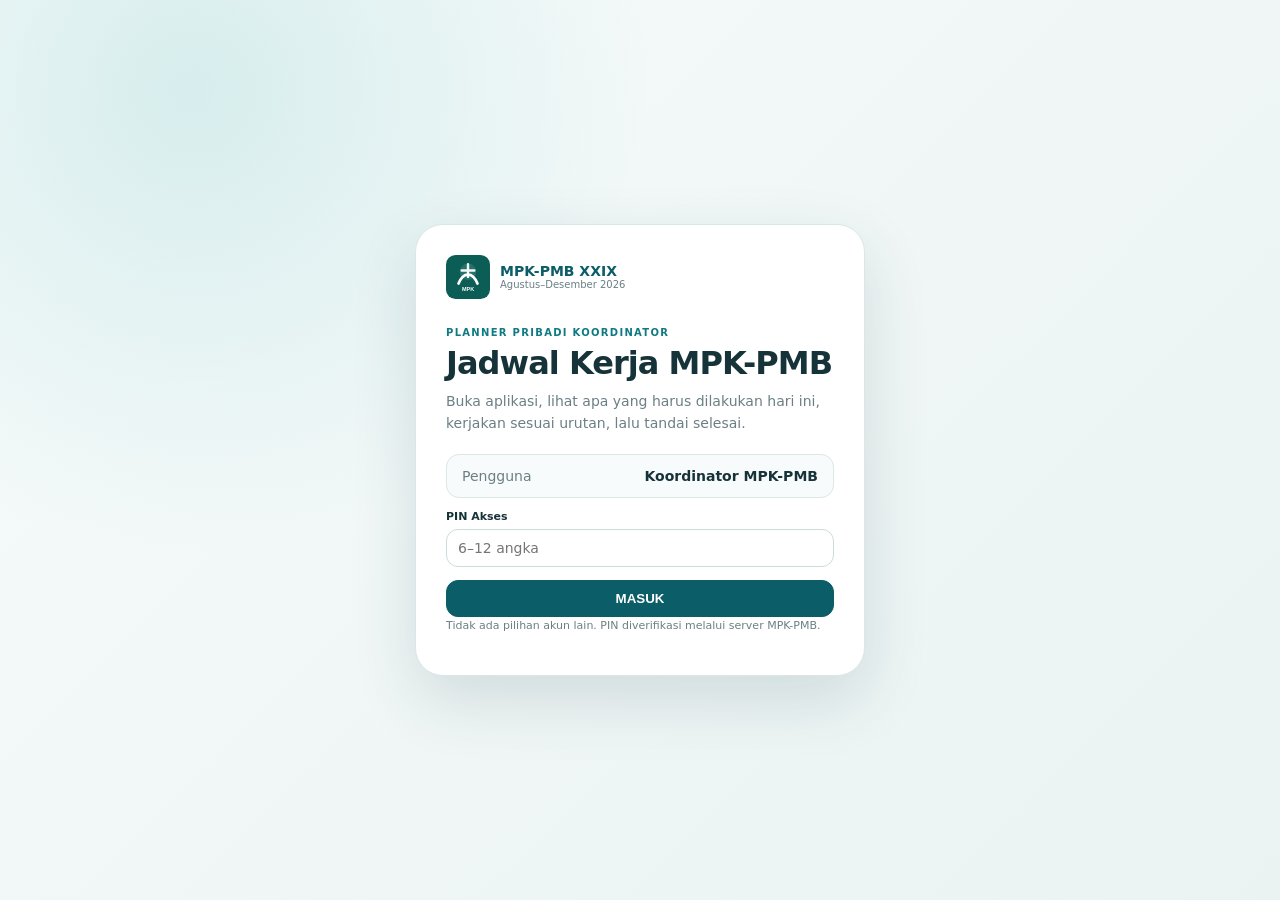
<file: koordinator/index.html>
<!doctype html>
<html lang="id">
<head>
<meta charset="utf-8">
<meta name="viewport" content="width=device-width,initial-scale=1,viewport-fit=cover">
<meta name="theme-color" content="#0b5d67">
<meta name="description" content="Planner kerja pribadi Koordinator MPK-PMB Angkatan XXIX">
<title>Planner Koordinator MPK-PMB</title>
<link rel="manifest" href="manifest.webmanifest">
<link rel="icon" href="../icon.svg" type="image/svg+xml">
<link rel="stylesheet" href="styles.css">
</head>
<body>
<div id="toast" class="toast"></div>

<section id="loginView" class="login-shell">
 <div class="login-card">
  <div class="brand"><img src="../icon.svg" alt="Logo"><div><b>MPK-PMB XXIX</b><small>Agustus–Desember 2026</small></div></div>
  <div class="eyebrow">PLANNER PRIBADI KOORDINATOR</div>
  <h1>Jadwal Kerja MPK-PMB</h1>
  <p class="lead">Buka aplikasi, lihat apa yang harus dilakukan hari ini, kerjakan sesuai urutan, lalu tandai selesai.</p>
  <div class="identity"><span>Pengguna</span><strong>Koordinator MPK-PMB</strong></div>
  <label class="label">PIN Akses</label>
  <input id="loginPin" class="control" type="password" inputmode="numeric" maxlength="12" placeholder="6–12 angka" autocomplete="current-password">
  <button id="loginBtn" class="btn primary full">MASUK</button>
  <p class="note">Tidak ada pilihan akun lain. PIN diverifikasi melalui server MPK-PMB.</p>
 </div>
</section>

<section id="appView" class="hidden">
 <header class="topbar">
  <div><div class="kicker">MPK-PMB ANGKATAN XXIX</div><h2>Planner Koordinator</h2></div>
  <div class="top-actions"><span id="clock" class="clock">--:-- WITA</span><button id="refreshBtn" class="icon-btn">↻</button><button id="logoutBtn" class="icon-btn">⇥</button></div>
 </header>

 <div class="datebar">
  <div><span>Tanggal kerja</span><input id="dateInput" type="date"></div>
  <button id="todayBtn" class="btn small">Hari ini</button>
  <div class="userchip"><b id="userName">Koordinator</b><small>akses pribadi</small></div>
 </div>

 <nav class="nav">
  <button class="active" data-tab="today">Hari Ini</button>
  <button data-tab="daily">Jadwal Harian</button>
  <button data-tab="program">Kalender Program</button>
  <button data-tab="special">Kegiatan Khusus</button>
  <button data-tab="tasks">Tugas Saya</button>
  <button data-tab="security">Keamanan</button>
 </nav>

 <main class="main">
  <section id="tab-today" class="tabview">
   <div class="hero">
    <div><div id="todayEyebrow" class="eyebrow light">FOKUS HARI INI</div><h3 id="todayFocus">Memuat…</h3><p id="todayTarget">—</p></div>
    <div class="nowbox"><span id="nowLabel">Sekarang</span><strong id="nowActivity">—</strong><small id="nextActivity">—</small></div>
   </div>

   <div id="todayMetrics" class="metrics"></div>

   <div class="grid2">
    <div class="panel">
     <div class="sectionhead"><div><h3>Yang Harus Saya Kerjakan</h3><small>checklist Koordinator untuk tanggal yang dipilih</small></div><button id="addTaskTop" class="btn small">+ Tugas</button></div>
     <div id="actionList" class="stack"></div>
    </div>
    <div class="panel">
     <div class="sectionhead"><div><h3>Program Aktif</h3><small>paket program sesuai kalender MPK-PMB</small></div></div>
     <div id="activePrograms" class="stack"></div>
     <div class="sectionhead sub"><div><h3>Program Berikutnya</h3><small>yang perlu dipersiapkan</small></div></div>
     <div id="nextPrograms" class="stack"></div>
    </div>
   </div>
  </section>

  <section id="tab-daily" class="tabview hidden">
   <div class="sectionhead"><div><h3>Jadwal Operasional Harian</h3><small id="dailySubtitle">berdasarkan Juklak dan Pedoman Jadwal Operasional</small></div></div>
   <div id="dailyTimeline" class="timeline"></div>
  </section>

  <section id="tab-program" class="tabview hidden">
   <div class="sectionhead"><div><h3>Kalender Program Agustus–Desember 2026</h3><small>seluruh paket kegiatan sudah dimasukkan ke aplikasi</small></div></div>
   <div class="month-filter" id="monthFilter"></div>
   <div id="programList" class="program-list"></div>
  </section>

  <section id="tab-special" class="tabview hidden">
   <div class="sectionhead"><div><h3>Kegiatan Khusus</h3><small>seminar, evaluasi bulanan, penutupan dan agenda yang tanggalnya perlu ditetapkan</small></div></div>
   <div id="specialList" class="program-list"></div>
  </section>

  <section id="tab-tasks" class="tabview hidden">
   <div class="sectionhead"><div><h3>Tugas Tambahan Saya</h3><small>untuk pekerjaan Koordinator di luar daftar otomatis</small></div><button id="addTaskBtn" class="btn primary small">+ Tambah Tugas</button></div>
   <div id="customTaskList" class="stack"></div>
  </section>

  <section id="tab-security" class="tabview hidden">
   <div class="panel narrow">
    <h3>Ganti PIN</h3><p class="note">PIN yang sama digunakan oleh akun Koordinator pada sistem MPK-PMB.</p>
    <label class="label">PIN baru</label><input id="newPin1" class="control" type="password" inputmode="numeric" maxlength="12">
    <label class="label">Ulangi PIN baru</label><input id="newPin2" class="control" type="password" inputmode="numeric" maxlength="12">
    <button id="changePinBtn" class="btn primary">Simpan PIN Baru</button>
   </div>
  </section>
 </main>
</section>

<div id="modal" class="overlay hidden">
 <div class="modal">
  <div class="modalhead"><div><h3 id="modalTitle">Kegiatan</h3><small id="modalMeta"></small></div><button id="modalClose" class="icon-btn">×</button></div>
  <div id="modalBody"></div>
 </div>
</div>

<script src="app.js"></script>
</body>
</html>
</file>
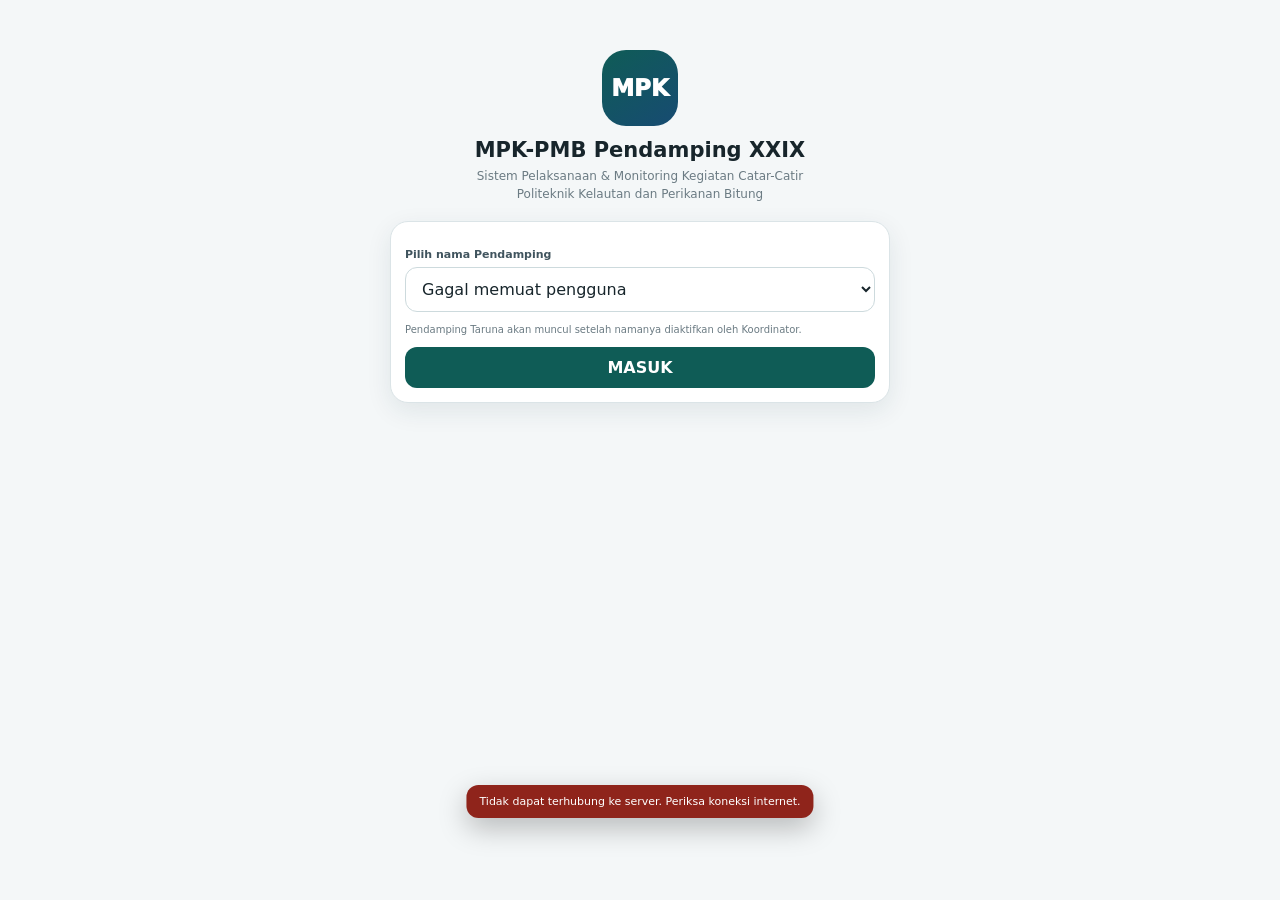
<file: pendamping/index.html>
<!doctype html>
<html lang="id">
<head>
<meta charset="utf-8">
<meta name="viewport" content="width=device-width,initial-scale=1,viewport-fit=cover">
<meta name="theme-color" content="#0f5c56">
<title>MPK-PMB Pendamping XXIX</title>
<style>
:root{
  --brand:#0f5c56;--brand2:#174b72;--bg:#f4f7f8;--card:#fff;--text:#17252b;
  --muted:#6b7b83;--line:#dbe4e7;--ok:#147a4b;--warn:#a66700;--bad:#b42318;
  --shadow:0 8px 26px rgba(18,52,61,.09);--radius:18px;
}
*{box-sizing:border-box}
html,body{margin:0;background:var(--bg);color:var(--text);font-family:system-ui,-apple-system,Segoe UI,Roboto,Arial,sans-serif}
button,input,select,textarea{font:inherit}
button{cursor:pointer}
.hidden{display:none!important}
.top{
 position:sticky;top:0;z-index:30;padding:14px 14px 12px;color:#fff;
 background:linear-gradient(135deg,var(--brand),var(--brand2));box-shadow:0 4px 18px rgba(0,0,0,.16)
}
.topline{display:flex;align-items:center;gap:10px}
.logo{width:46px;height:46px;border-radius:14px;background:#fff;color:var(--brand);display:grid;place-items:center;font-weight:950;letter-spacing:-1px}
.title{font-size:16px;font-weight:900;line-height:1.15}
.subtitle{font-size:11px;opacity:.86;margin-top:3px}
.top .right{margin-left:auto;text-align:right}
.user{font-size:12px;font-weight:850}
.group{font-size:10px;opacity:.86;margin-top:2px}
.wrap{max-width:900px;margin:0 auto;padding:12px 12px 90px}
.card{background:var(--card);border:1px solid var(--line);border-radius:var(--radius);padding:14px;margin-bottom:12px;box-shadow:var(--shadow)}
.login{max-width:500px;margin:28px auto}
.login .hero{text-align:center;padding:10px 6px 18px}
.hero .mark{width:76px;height:76px;border-radius:24px;margin:0 auto 12px;background:linear-gradient(145deg,var(--brand),var(--brand2));display:grid;place-items:center;color:white;font-size:23px;font-weight:950}
.hero h1{font-size:21px;margin:0 0 5px}
.hero p{font-size:12px;color:var(--muted);margin:0;line-height:1.5}
.label{display:block;font-size:11px;font-weight:850;margin:12px 0 6px;color:#40545e}
select,input,textarea{width:100%;border:1px solid #cddadd;border-radius:12px;padding:11px 12px;background:#fff;color:var(--text);outline:none}
select:focus,input:focus,textarea:focus{border-color:var(--brand);box-shadow:0 0 0 3px rgba(15,92,86,.10)}
textarea{min-height:90px;resize:vertical}
.btn{border:0;border-radius:12px;padding:11px 13px;font-weight:850;background:#e9f1f2;color:#29434b}
.btn.primary{background:var(--brand);color:#fff}
.btn.secondary{background:#edf3f4;color:#29434b}
.btn.danger{background:#fff0ef;color:var(--bad)}
.btn.full{width:100%}
.btn.small{padding:8px 9px;border-radius:9px;font-size:11px}
.btn:disabled{opacity:.5;cursor:not-allowed}
.row{display:flex;gap:9px;align-items:center}
.grow{flex:1}
.tabs{display:grid;grid-template-columns:repeat(6,1fr);gap:6px;position:sticky;top:72px;z-index:25;background:var(--bg);padding:8px 0}
.tab{background:#fff;border:1px solid var(--line);border-radius:12px;padding:9px 4px;text-align:center;font-size:10.5px;font-weight:850;color:#53666e}
.tab.active{background:var(--brand);border-color:var(--brand);color:#fff}
.sectionhead{display:flex;align-items:flex-end;justify-content:space-between;gap:10px;margin:13px 2px 8px}
.sectionhead h2{font-size:16px;margin:0}
.sectionhead small{font-size:10px;color:var(--muted)}
.datebar{display:grid;grid-template-columns:1fr auto;gap:8px;margin-bottom:10px}
.datebar input{padding:9px 10px}
.info{display:grid;grid-template-columns:repeat(3,1fr);gap:8px}
.metric{background:#fff;border:1px solid var(--line);border-radius:14px;padding:10px;text-align:center}
.metric strong{display:block;font-size:18px;color:var(--brand)}
.metric span{font-size:9.5px;color:var(--muted)}
.schedule{display:grid;gap:8px}
.activity{display:grid;grid-template-columns:72px 1fr auto;gap:9px;align-items:center;background:#fff;border:1px solid var(--line);border-radius:15px;padding:11px}
.activity.current{border:2px solid var(--brand);box-shadow:0 6px 20px rgba(15,92,86,.12)}
.time{font-size:11px;font-weight:950;color:var(--brand);line-height:1.25}
.aname{font-size:12.5px;font-weight:850}
.meta{font-size:9.5px;color:var(--muted);margin-top:3px}
.badge{display:inline-block;padding:4px 7px;border-radius:999px;font-size:9px;font-weight:900;white-space:nowrap}
.b-new{background:#eef2f4;color:#66757c}.b-start{background:#fff3d6;color:#875e00}.b-done{background:#e7f6ed;color:var(--ok)}
.b-assess{background:#e8efff;color:#2d4f9a}.b-routine{background:#f2f2f2;color:#667}
.participant{display:grid;grid-template-columns:40px 1fr auto;gap:9px;align-items:center;padding:10px 0;border-bottom:1px solid #edf1f2}
.participant:last-child{border-bottom:0}
.num{width:36px;height:36px;border-radius:11px;background:#eaf3f2;color:var(--brand);display:grid;place-items:center;font-weight:950}
.pname{font-size:12px;font-weight:850}.prog{font-size:9.5px;color:var(--muted);margin-top:2px}
.statusselect{width:auto;min-width:105px;padding:7px 8px;font-size:10px}
.historyitem{padding:10px 0;border-bottom:1px solid #edf1f2}
.historyitem:last-child{border-bottom:0}
.historyitem strong{font-size:12px}.historyitem small{display:block;color:var(--muted);font-size:9.5px;margin-top:3px;line-height:1.45}
.groups{display:grid;grid-template-columns:repeat(2,1fr);gap:8px}
.gcard{border:1px solid var(--line);border-radius:14px;padding:10px;background:#fff}
.gcard b{font-size:12px}.progress{height:7px;background:#edf1f2;border-radius:999px;overflow:hidden;margin:8px 0}.progress i{display:block;height:100%;background:var(--brand)}
.gmeta{font-size:9.5px;color:var(--muted)}
.assistant{display:grid;grid-template-columns:1fr 1.5fr auto;gap:7px;align-items:center;padding:8px 0;border-bottom:1px solid #edf1f2}
.assistant:last-child{border-bottom:0}.assistant small{color:var(--muted);font-size:9px}
.toast{position:fixed;left:50%;bottom:82px;transform:translateX(-50%);z-index:100;background:#16262b;color:#fff;padding:10px 13px;border-radius:12px;box-shadow:0 10px 28px rgba(0,0,0,.25);font-size:11px;max-width:90%;display:none}
.toast.show{display:block}.toast.err{background:#8f241b}
.overlay{position:fixed;inset:0;background:rgba(10,25,29,.5);z-index:60;display:flex;align-items:flex-end;justify-content:center}
.sheet{width:min(720px,100%);max-height:92vh;overflow:auto;background:var(--bg);border-radius:24px 24px 0 0;padding:12px}
.sheethead{position:sticky;top:-12px;background:var(--bg);padding:12px 2px 8px;z-index:3;display:flex;gap:8px;align-items:center}
.sheethead h3{font-size:15px;margin:0}
.close{margin-left:auto;border:0;background:#e6edef;width:34px;height:34px;border-radius:11px;font-weight:900}
.note{font-size:10px;color:var(--muted);line-height:1.5}
.empty{text-align:center;padding:28px 10px;color:var(--muted);font-size:11px}
.spinner{width:18px;height:18px;border:2px solid rgba(255,255,255,.35);border-top-color:#fff;border-radius:50%;display:inline-block;animation:spin .8s linear infinite;vertical-align:-4px;margin-right:6px}
@keyframes spin{to{transform:rotate(360deg)}}

.logout-top{
  margin-left:8px;border:1px solid rgba(255,255,255,.45);background:rgba(255,255,255,.12);
  color:#fff;border-radius:10px;padding:7px 9px;font-size:10px;font-weight:850
}
.teamcard{background:linear-gradient(145deg,#ffffff,#f7fbfb);border:1px solid var(--line);border-radius:16px;padding:12px;margin:10px 0 12px;box-shadow:var(--shadow)}
.teamtitle{font-size:11px;font-weight:900;color:var(--brand);margin-bottom:8px;text-transform:uppercase;letter-spacing:.3px}
.teamgrid{display:grid;grid-template-columns:1fr;gap:7px}
.teammember{display:flex;align-items:center;gap:9px;padding:8px 9px;border-radius:12px;background:#fff;border:1px solid #e7edef}
.teamavatar{width:34px;height:34px;border-radius:50%;display:grid;place-items:center;background:#eaf3f2;color:var(--brand);font-weight:950;font-size:11px}
.teamname{font-size:11.5px;font-weight:850}
.teamrole{font-size:9px;color:var(--muted);margin-top:2px}
.credit{font-size:9.5px;color:var(--muted);line-height:1.45;margin-top:8px;text-align:center}
@media(min-width:560px){.teamgrid{grid-template-columns:repeat(3,1fr)}}

.recap-controls{display:grid;grid-template-columns:1fr 1fr auto;gap:8px;align-items:end}
.recap-actions{display:flex;gap:6px;flex-wrap:wrap;margin:8px 0 12px}
.recap-table{width:100%;border-collapse:collapse;font-size:9.5px}
.recap-table th,.recap-table td{padding:7px 5px;border-bottom:1px solid #edf0f1;text-align:left;white-space:nowrap}
.recap-table th{font-size:8.5px;color:var(--muted);text-transform:uppercase}
.recap-table td.numc,.recap-table th.numc{text-align:center}
.recap-scroll{overflow:auto}

.inc-hint{background:#eef7f5;border:1px solid #d8e9e5;border-radius:14px;padding:10px 11px;font-size:9.5px;color:#5b716d;line-height:1.55;margin-bottom:10px}
.inc-list{display:grid;gap:9px}.inc-card{background:#fff;border:1px solid var(--line);border-radius:16px;padding:12px;box-shadow:var(--shadow)}
.inc-head{display:flex;gap:9px;align-items:flex-start}.inc-icon{width:40px;height:40px;border-radius:12px;background:#e8f3f1;display:grid;place-items:center;font-size:17px;flex:0 0 auto}
.inc-title{font-size:11.5px;font-weight:900;line-height:1.3}.inc-meta{font-size:8.5px;color:var(--muted);line-height:1.45;margin-top:3px}
.inc-tags{display:flex;gap:5px;flex-wrap:wrap;margin-top:8px}.inc-tag{font-size:7.5px;font-weight:850;padding:4px 6px;border-radius:999px;background:#eef2f1;color:#536965}
.inc-grid{display:grid;grid-template-columns:repeat(2,1fr);gap:8px}.inc-grid .full{grid-column:1/-1}.inc-field textarea{min-height:78px;resize:vertical}
.inc-att{display:grid;grid-template-columns:repeat(5,1fr);gap:6px}.inc-att input{text-align:center}.inc-photo-grid{display:grid;grid-template-columns:repeat(2,minmax(0,1fr));gap:8px;margin-top:8px}
.inc-photo{border:1px solid var(--line);border-radius:12px;overflow:hidden;background:#fff}.inc-photo img{width:100%;height:120px;object-fit:cover;display:block}.inc-photo .cap{padding:7px;font-size:8px;color:var(--muted)}
@media(max-width:560px){.inc-grid{grid-template-columns:1fr}.inc-grid .full{grid-column:auto}.inc-att{grid-template-columns:repeat(3,1fr)}}

@media(max-width:560px){.recap-controls{grid-template-columns:1fr 1fr}.recap-controls .btn{grid-column:1/-1}}

.docgrid{display:grid;grid-template-columns:repeat(2,minmax(0,1fr));gap:8px;margin:8px 0}
.docitem{border:1px solid var(--line);border-radius:12px;padding:7px;background:#fff}
.docitem img{width:100%;height:120px;object-fit:cover;border-radius:9px;display:block}
.doccap{font-size:9px;color:var(--muted);margin:5px 0;line-height:1.35}
.photoctl{display:grid;grid-template-columns:1fr;gap:7px;margin-top:8px}
@media(max-width:460px){.docitem img{height:100px}}

@media(min-width:700px){.groups{grid-template-columns:repeat(4,1fr)}.wrap{padding-left:20px;padding-right:20px}.tabs{top:74px}}
</style>
</head>
<body>
<div id="toast" class="toast"></div>

<section id="loginView" class="wrap">
  <div class="login">
    <div class="hero">
      <div class="mark">MPK</div>
      <h1>MPK-PMB Pendamping XXIX</h1>
      <p>Sistem Pelaksanaan & Monitoring Kegiatan Catar-Catir<br>Politeknik Kelautan dan Perikanan Bitung</p>
    </div>
    <div class="card">
      <label class="label">Pilih nama Pendamping</label>
      <select id="loginName"><option value="">Memuat daftar pengguna...</option></select>
      <p class="note">Pendamping Taruna akan muncul setelah namanya diaktifkan oleh Koordinator.</p>
      <button id="loginBtn" class="btn primary full">MASUK</button>
    </div>
  </div>
</section>

<section id="appView" class="hidden">
  <header class="top">
    <div class="topline">
      <div class="logo">MPK</div>
      <div>
        <div class="title">MPK-PMB Pendamping XXIX</div>
        <div class="subtitle">Pelaksanaan & Monitoring Lapangan</div>
      </div>
      <div class="right">
        <div id="topUser" class="user">-</div>
        <div id="topGroup" class="group">-</div>
      </div>
      <button id="logoutTopBtn" class="logout-top" title="Keluar dari aplikasi">Keluar</button>
    </div>
  </header>

  <main class="wrap">
    <div id="groupSelectorWrap" class="card hidden">
      <div class="row">
        <div class="grow">
          <label class="label" style="margin-top:0">Kelompok yang dipantau</label>
          <select id="groupSelector"></select>
        </div>
      </div>
    </div>

    <nav class="tabs">
      <button class="tab active" data-tab="today">Hari Ini</button>
      <button class="tab" data-tab="participants">Catar</button>
      <button class="tab" data-tab="history">Riwayat</button>
      <button class="tab" data-tab="incidental">Insidental</button>
      <button class="tab" data-tab="recap">Rekap</button>
      <button id="monitorTabBtn" class="tab" data-tab="monitor">Monitor</button>
    </nav>

    <section id="tab-today">
      <div class="sectionhead">
        <h2>Kegiatan</h2><small id="dayLabel">-</small>
      </div>
      <div class="datebar">
        <input id="dateInput" type="date">
        <button id="todayBtn" class="btn small">Hari ini</button>
      </div>

      <div id="teamCard" class="teamcard">
        <div class="teamtitle">Tim Pendamping Kelompok</div>
        <div id="teamGrid" class="teamgrid"></div>
        <div class="credit">Terima kasih kepada Pendamping Pegawai dan Taruna Senior Pendamping yang membantu pembinaan Catar-Catir MPK-PMB Angkatan XXIX.</div>
      </div>

      <div id="metrics" class="info"></div>
      <div class="sectionhead"><h2>Jadwal Hari Ini</h2><small>WITA</small></div>
      <div id="scheduleList" class="schedule"></div>
    </section>

    <section id="tab-participants" class="hidden">
      <div class="sectionhead"><h2>Catar-Catir Kelompok</h2><small id="participantCount">0 peserta</small></div>
      <div class="card" id="participantList"></div>
    </section>

    <section id="tab-history" class="hidden">
      <div class="sectionhead"><h2>Riwayat Kegiatan</h2><small>maks. 100 catatan</small></div>
      <div class="card" id="historyList"><div class="empty">Buka tab ini untuk memuat riwayat.</div></div>
    </section>

    <section id="tab-incidental" class="hidden">
      <div class="sectionhead"><h2>Kegiatan Insidental</h2><small>di luar jadwal rutin</small></div>
      <div class="inc-hint">Kegiatan seperti <b>Pembukaan MPK-PMB, pengarahan pimpinan, kunjungan, seminar, apel tambahan, kerja bakti khusus</b>, atau kegiatan strategis lain dilaporkan di sini. Kegiatan insidental <b>tidak dihitung sebagai kewajiban jadwal harian</b>.</div>
      <div style="display:flex;justify-content:flex-end;margin-bottom:9px"><button id="newIncidentalBtn" class="btn primary" onclick="openIncidentalForm()">+ Tambah Kegiatan</button></div>
      <div id="incidentalList" class="inc-list"><div class="empty">Buka tab ini untuk memuat kegiatan insidental.</div></div>
    </section>

    <section id="tab-recap" class="hidden">
      <div class="sectionhead"><h2>Rekap Pendamping</h2><small id="recapGroupLabel">-</small></div>
      <div class="card">
        <div class="recap-controls">
          <div><label class="label" style="margin-top:0">Dari tanggal</label><input id="recapFrom" type="date"></div>
          <div><label class="label" style="margin-top:0">Sampai tanggal</label><input id="recapTo" type="date"></div>
          <button id="recapLoadBtn" class="btn primary">Tampilkan</button>
        </div>
        <div class="recap-actions">
          <button class="btn small" onclick="setRecapDays(1)">Hari Ini</button>
          <button class="btn small" onclick="setRecapDays(7)">7 Hari</button>
          <button class="btn small" onclick="setRecapDays(30)">30 Hari</button>
          <button class="btn small" onclick="exportRecapCSV()">Ekspor CSV</button>
          <button class="btn small" onclick="window.print()">Cetak</button>
        </div>
      </div>
      <div id="recapMetrics" class="info"></div>
      <div class="sectionhead"><h2>Rekap per Catar-Catir</h2><small id="recapPeriodLabel">-</small></div>
      <div id="recapParticipants" class="card recap-scroll"><div class="empty">Pilih periode lalu tampilkan rekap.</div></div>
      <div class="sectionhead"><h2>Rekap Kegiatan</h2><small>berdasarkan pencatatan Pendamping</small></div>
      <div id="recapActivities" class="card recap-scroll"></div>
    </section>

    <section id="tab-monitor" class="hidden">
      <div class="sectionhead"><h2>Monitor Koordinator</h2><small id="monitorDateLabel">-</small></div>
      <div id="groupCards" class="groups"></div>
      <div class="sectionhead"><h2>Pendamping Taruna</h2><small>2 orang per kelompok</small></div>
      <div class="card" id="assistantList"></div>
    </section>
  </main>
</section>

<div id="activityOverlay" class="overlay hidden">
  <div class="sheet">
    <div class="sheethead">
      <div>
        <h3 id="sheetTitle">Kegiatan</h3>
        <div id="sheetMeta" class="meta"></div>
      </div>
      <button id="sheetClose" class="close">×</button>
    </div>
    <div id="sheetBody"></div>
  </div>
</div>

<script>
const API='https://fplimalvdaedvxrzwqgl.supabase.co/functions/v1/mpk-companion';
const RECAP_API='https://fplimalvdaedvxrzwqgl.supabase.co/functions/v1/mpk-recap';
const INCIDENTAL_API='https://fplimalvdaedvxrzwqgl.supabase.co/functions/v1/mpk-incidental';

const MEDIA_API='https://fplimalvdaedvxrzwqgl.supabase.co/functions/v1/mpk-media';
async function mediaApi(payload){
  let r;
  try{r=await fetch(MEDIA_API,{method:'POST',headers:{'Content-Type':'application/json'},body:JSON.stringify(payload)})}
  catch{throw new Error('Tidak dapat terhubung ke server dokumentasi.')}
  let d={}; try{d=await r.json()}catch{}
  if(!r.ok||!d.ok)throw new Error(d.error||`Server dokumentasi ${r.status}`);
  return d
}
async function compressPhoto(file){
  if(!file||!file.type.startsWith('image/'))throw new Error('Pilih file foto.');
  const url=URL.createObjectURL(file);
  try{
    const img=new Image();
    await new Promise((res,rej)=>{img.onload=res;img.onerror=()=>rej(new Error('Foto tidak dapat dibaca.'));img.src=url});
    const max=1280, scale=Math.min(1,max/Math.max(img.naturalWidth,img.naturalHeight));
    const w=Math.max(1,Math.round(img.naturalWidth*scale)),h=Math.max(1,Math.round(img.naturalHeight*scale));
    const canvas=document.createElement('canvas');canvas.width=w;canvas.height=h;
    canvas.getContext('2d',{alpha:false}).drawImage(img,0,0,w,h);
    let quality=.72,blob=await new Promise(r=>canvas.toBlob(r,'image/jpeg',quality));
    while(blob&&blob.size>850*1024&&quality>.42){quality-=.08;blob=await new Promise(r=>canvas.toBlob(r,'image/jpeg',quality))}
    if(!blob)throw new Error('Gagal mengompres foto.');
    if(blob.size>900*1024)throw new Error('Foto masih terlalu besar setelah kompresi.');
    return await new Promise((res,rej)=>{const fr=new FileReader();fr.onload=()=>res({data:String(fr.result),mime:'image/jpeg',kb:Math.round(blob.size/1024)});fr.onerror=()=>rej(new Error('Gagal membaca foto.'));fr.readAsDataURL(blob)})
  }finally{URL.revokeObjectURL(url)}
}
async function renderDocuments(source,recordId,containerId,worshipGroup=''){
  const box=document.getElementById(containerId); if(!box)return;
  box.innerHTML='<div class="note">Memuat dokumentasi...</div>';
  try{
    const d=await mediaApi({action:'list_documents',source,name:state.member.display_name,record_id:recordId,worship_group:worshipGroup});
    const docs=d.documents||[];
    box.innerHTML=`<div class="docgrid">${docs.map(x=>`<div class="docitem"><img src="${x.url}" alt="Dokumentasi"><div class="doccap">${esc(x.caption||'Dokumentasi kegiatan')}</div><button class="btn small" onclick="deleteDocument('${source}','${recordId}','${x.id}','${containerId}','${worshipGroup}')">Hapus</button></div>`).join('')}</div>
    <div class="note">${docs.length}/${d.max_photos} foto tersimpan. Foto otomatis dikompres sebelum diunggah.</div>`;
  }catch(e){box.innerHTML=`<div class="note">${esc(e.message)}</div>`}
}
async function uploadDocument(source,recordId,inputId,captionId,containerId,worshipGroup=''){
  const inp=document.getElementById(inputId),file=inp?.files?.[0];if(!file)return toast('Pilih foto terlebih dahulu.',true);
  try{
    toast('Mengompres foto...');
    const c=await compressPhoto(file);
    await mediaApi({action:'upload_document',source,name:state.member.display_name,record_id:recordId,worship_group:worshipGroup,mime:c.mime,image_base64:c.data,caption:document.getElementById(captionId)?.value||''});
    inp.value=''; const cap=document.getElementById(captionId);if(cap)cap.value='';
    toast(`Foto tersimpan (${c.kb} KB).`);await renderDocuments(source,recordId,containerId,worshipGroup)
  }catch(e){toast(e.message,true)}
}
async function deleteDocument(source,recordId,docId,containerId,worshipGroup=''){
  if(!confirm('Hapus foto dokumentasi ini?'))return;
  try{await mediaApi({action:'delete_document',source,name:state.member.display_name,record_id:recordId,document_id:docId,worship_group:worshipGroup});toast('Foto dihapus.');await renderDocuments(source,recordId,containerId,worshipGroup)}
  catch(e){toast(e.message,true)}
}

const DAYS=['','Senin','Selasa','Rabu','Kamis','Jumat','Sabtu','Minggu'];
const GROUPS=[
 {start:1,end:12,supervisor:'Fahriadi'},{start:13,end:24,supervisor:'Gerald'},
 {start:25,end:36,supervisor:'Andi Wiguna'},{start:37,end:48,supervisor:'Samsul'},
 {start:49,end:60,supervisor:'Kholid'},{start:61,end:72,supervisor:'Iki'},
 {start:73,end:80,supervisor:'Alexander Tumewu'}
];
const STATUS_LABEL={present:'Hadir',late:'Terlambat',permit:'Izin',sick:'Sakit',absent:'Tidak Hadir'};
const state={member:null,home:null,selectedGroup:null,date:null,members:[],monitor:null,recap:null,incidental:[]};

function $(id){return document.getElementById(id)}
function pad(n){return String(n).padStart(2,'0')}
function witaParts(){
 const parts=new Intl.DateTimeFormat('en-CA',{timeZone:'Asia/Makassar',year:'numeric',month:'2-digit',day:'2-digit',hour:'2-digit',minute:'2-digit',hour12:false}).formatToParts(new Date());
 const o={}; parts.forEach(x=>o[x.type]=x.value);
 return {date:`${o.year}-${o.month}-${o.day}`,time:`${o.hour}:${o.minute}`};
}
function minutes(t){const [h,m]=String(t||'00:00').split(':').map(Number);return h*60+m}
function esc(s){return String(s??'').replace(/[&<>"']/g,c=>({'&':'&amp;','<':'&lt;','>':'&gt;','"':'&quot;',"'":'&#39;'}[c]))}
function toast(msg,err=false){
 const t=$('toast');t.textContent=msg;t.className='toast show'+(err?' err':'');
 clearTimeout(toast._tm);toast._tm=setTimeout(()=>t.className='toast',3500);
}
async function api(action,payload={}){
 const body={action,...payload};
 if(state.member && !['list_members','login'].includes(action)) body.name=state.member.display_name;
 let res;
 try{
   res=await fetch(API,{method:'POST',headers:{'Content-Type':'application/json'},body:JSON.stringify(body)});
 }catch(e){throw new Error('Tidak dapat terhubung ke server. Periksa koneksi internet.')}
 let data={}; try{data=await res.json()}catch{}
 if(!res.ok||!data.ok) throw new Error(data.error||`Server merespons ${res.status}`);
 return data;
}

async function incidentalApi(action,payload={}){
 const body={action,...payload,name:state.member?.display_name};
 let res;try{res=await fetch(INCIDENTAL_API,{method:'POST',headers:{'Content-Type':'application/json'},body:JSON.stringify(body)})}
 catch{throw new Error('Tidak dapat terhubung ke server kegiatan insidental.')}
 let data={};try{data=await res.json()}catch{}
 if(!res.ok||!data.ok)throw new Error(data.error||`Server kegiatan insidental ${res.status}`);
 return data
}
const INC_TYPE={ceremonial:'Seremonial',coaching:'Pembinaan',academic:'Akademik',visit:'Kunjungan',community_service:'Kerja Bakti/Sosial',other:'Lainnya'};
function isEmployee(){return state.member?.member_type==='employee_supervisor'}
function scopeLabel(a){return a.participant_scope==='all'?'Seluruh Catar-Catir':`Kelompok ${pad(a.assignment_start)}–${pad(a.assignment_end)}`}
function setBusy(btn,on,label){
 if(!btn)return;
 if(on){btn.dataset.old=btn.innerHTML;btn.disabled=true;btn.innerHTML='<span class="spinner"></span>'+label}
 else{btn.disabled=false;btn.innerHTML=btn.dataset.old||label}
}

async function loadMembers(){
 const sel=$('loginName');
 try{
   const d=await api('list_members');state.members=d.members||[];
   sel.innerHTML='<option value="">-- Pilih nama --</option>'+state.members.map(m=>`<option>${esc(m.display_name)}</option>`).join('');
   if(d.server?.date) state.date=d.server.date;
   const saved=localStorage.getItem('mpk_companion_user');
   if(saved && state.members.some(x=>x.display_name===saved)){sel.value=saved; await login(saved,true)}
 }catch(e){sel.innerHTML='<option value="">Gagal memuat pengguna</option>';toast(e.message,true)}
}
async function login(name,auto=false){
 if(!name)return toast('Pilih nama Pendamping.',true);
 const btn=$('loginBtn'); if(!auto)setBusy(btn,true,'Masuk...');
 try{
   const d=await api('login',{name});state.member=d.member;
   localStorage.setItem('mpk_companion_user',state.member.display_name);
   state.date=d.server?.date||witaParts().date;
   state.selectedGroup=state.member.full_access?Number(state.member.assignment_start):Number(state.member.assignment_start);
   $('loginView').classList.add('hidden');$('appView').classList.remove('hidden');
   configureApp();
   await loadHome();
 }catch(e){toast(e.message,true)}
 finally{if(!auto)setBusy(btn,false,'MASUK')}
}
function configureApp(){
 $('topUser').textContent=state.member.display_name;
 const coordinator=!!state.member.full_access;
 $('monitorTabBtn').classList.toggle('hidden',!coordinator);
 $('groupSelectorWrap').classList.toggle('hidden',!coordinator);
 if(coordinator){
   const sel=$('groupSelector');
   sel.innerHTML=GROUPS.map(g=>`<option value="${g.start}">${pad(g.start)}–${pad(g.end)} • ${esc(g.supervisor)}</option>`).join('');
   sel.value=state.selectedGroup;
 }else{
   $('topGroup').textContent=`Kelompok ${pad(state.member.assignment_start)}–${pad(state.member.assignment_end)}`;
 }
 $('dateInput').value=state.date;
 const nb=$('newIncidentalBtn');if(nb)nb.classList.toggle('hidden',!isEmployee());
}
async function loadHome(){
 const payload={date:state.date};
 if(state.member.full_access)payload.assignment_start=state.selectedGroup;
 try{
   const d=await api('home',payload);state.home=d;
   $('topGroup').textContent=`Kelompok ${pad(d.group.start)}–${pad(d.group.end)} • ${d.group.supervisor}`;
   $('dayLabel').textContent=`${DAYS[d.day_of_week]} • ${formatDate(d.date)}`;
   renderTeam();renderMetrics();renderSchedule();renderParticipants();
 }catch(e){toast(e.message,true)}
}
function formatDate(s){
 try{return new Intl.DateTimeFormat('id-ID',{day:'2-digit',month:'short',year:'numeric'}).format(new Date(s+'T12:00:00+08:00'))}catch{return s}
}
function logFor(scheduleId){return (state.home?.logs||[]).find(x=>Number(x.schedule_id)===Number(scheduleId))}
function currentScheduleId(){
 if(!state.home||state.date!==witaParts().date)return null;
 const now=minutes(witaParts().time);
 const x=(state.home.schedule||[]).find(s=>now>=minutes(s.time_local)&&now<minutes(s.time_end||s.time_local));
 return x?.id||null;
}
function renderMetrics(){
 const schedule=(state.home?.schedule||[]).filter(x=>x.managed_by!=='kerohanian'), logs=state.home?.logs||[];
 const done=logs.filter(x=>x.status==='completed').length, started=logs.filter(x=>x.status==='started').length;
 $('metrics').innerHTML=[
  [done,'Selesai'],[started,'Berlangsung'],[schedule.length,'Kegiatan Pendamping']
 ].map(x=>`<div class="metric"><strong>${x[0]}</strong><span>${x[1]}</span></div>`).join('');
}

function renderTeam(){
 const h=state.home;
 if(!h)return;
 const assistants=(h.assistants||[]).sort((a,b)=>Number(a.assistant_slot)-Number(b.assistant_slot));
 const members=[
   {name:h.group?.supervisor||'-',role:'Pendamping Pegawai / Penanggung Jawab',tag:'PP'}
 ];
 for(let i=1;i<=2;i++){
   const a=assistants.find(x=>Number(x.assistant_slot)===i);
   members.push({
     name:a?.display_name||'Belum ditetapkan',
     role:`Taruna Senior Pendamping ${i}`,
     tag:`T${i}`
   });
 }
 $('teamGrid').innerHTML=members.map(m=>`<div class="teammember">
   <div class="teamavatar">${esc(m.tag)}</div>
   <div><div class="teamname">${esc(m.name)}</div><div class="teamrole">${esc(m.role)}</div></div>
 </div>`).join('');
}

function renderSchedule(){
 const list=$('scheduleList'), curr=currentScheduleId(), schedule=state.home?.schedule||[];
 if(!schedule.length){list.innerHTML='<div class="empty">Tidak ada jadwal pada tanggal ini.</div>';return}
 list.innerHTML=schedule.map(s=>{
   const external=s.managed_by==='kerohanian';
   const log=logFor(s.id), st=log?.status||'new';
   const badge=external?['Kerohanian','b-assess']:(st==='completed'?['Selesai','b-done']:st==='started'?['Berlangsung','b-start']:['Belum','b-new']);
   const kind=external?'<span class="badge b-assess">Dikelola Unit Kerohanian</span>':(s.activity_kind==='assessment'?'<span class="badge b-assess">Penilaian</span>':s.activity_kind==='routine'?'<span class="badge b-routine">Rutin</span>':'');
   return `<div class="activity ${Number(curr)===Number(s.id)?'current':''}">
    <div class="time">${String(s.time_local).slice(0,5)}<br><span style="font-weight:700;color:#809097">${String(s.time_end||'').slice(0,5)}</span></div>
    <div><div class="aname">${esc(s.activity_name)}</div><div class="meta">${kind} ${!external&&log?`• ${esc(log.executor_name)}`:''}</div></div>
    <div><span class="badge ${badge[1]}">${badge[0]}</span><br>${external?'<button class="btn small" style="margin-top:5px" disabled>Ibadah</button>':`<button class="btn small" style="margin-top:5px" onclick="openActivity(${s.id})">${log?'Buka':'Mulai'}</button>`}</div>
   </div>`
 }).join('');
}
function renderParticipants(){
 const list=$('participantList'), ps=state.home?.participants||[];
 $('participantCount').textContent=`${ps.length} peserta`;
 list.innerHTML=ps.length?ps.map(p=>`<div class="participant">
  <div class="num">${esc(p.code||pad(p.id))}</div>
  <div><div class="pname">${esc(p.name)}</div><div class="prog">${esc(p.program||'')}</div></div>
  <span class="badge b-new">#${pad(p.id)}</span>
 </div>`).join(''):'<div class="empty">Data Catar-Catir belum tersedia.</div>';
}
async function openActivity(scheduleId){
 let s=(state.home.schedule||[]).find(x=>Number(x.id)===Number(scheduleId)); if(!s)return;
 if(s.managed_by==='kerohanian') return toast('Kegiatan ibadah dikelola melalui aplikasi MPK-PMB Kerohanian.',true);
 let log=logFor(scheduleId);
 if(!log){
   try{
     const payload={schedule_id:scheduleId,date:state.date,client_id:`web-${Date.now()}-${Math.random().toString(16).slice(2)}`};
     if(state.member.full_access)payload.assignment_start=state.selectedGroup;
     const d=await api('start_activity',payload);log=d.log;await loadHome();
   }catch(e){return toast(e.message,true)}
 }
 const atts=(state.home.attendance||[]).filter(a=>a.activity_log_id===log.id);
 const attMap=new Map(atts.map(a=>[Number(a.participant_id),a]));
 $('sheetTitle').textContent=s.activity_name;
 $('sheetMeta').textContent=`${String(s.time_local).slice(0,5)}–${String(s.time_end).slice(0,5)} WITA • ${DAYS[state.home.day_of_week]} • ${state.home.group.supervisor}`;
 const completed=log.status==='completed';
 $('sheetBody').innerHTML=`
   <div class="card">
     <div class="row"><div class="grow"><b style="font-size:12px">Kehadiran Catar-Catir</b><div class="note">Default: Hadir. Ubah hanya peserta yang terlambat/izin/sakit/tidak hadir.</div></div>
     <span class="badge ${completed?'b-done':'b-start'}">${completed?'Selesai':'Berlangsung'}</span></div>
     <div id="attendanceRows">${(state.home.participants||[]).map(p=>{
       const a=attMap.get(Number(p.id)); const st=a?.status||'present';
       return `<div class="participant"><div class="num">${esc(p.code||pad(p.id))}</div><div><div class="pname">${esc(p.name)}</div><div class="prog">${esc(p.program||'')}</div></div>
       <select class="statusselect att-status" data-pid="${p.id}" ${completed?'disabled':''}>
        ${Object.entries(STATUS_LABEL).map(([v,l])=>`<option value="${v}" ${v===st?'selected':''}>${l}</option>`).join('')}
       </select></div>`
     }).join('')}</div>
   </div>
   <div class="card">
     <label class="label" style="margin-top:0">Ringkasan Pelaksanaan</label>
     <textarea id="activitySummary" ${completed?'disabled':''} placeholder="Apa yang dilaksanakan pada kegiatan ini?">${esc(log.activity_summary||'')}</textarea>
     <label class="label">Temuan</label>
     <textarea id="activityFindings" ${completed?'disabled':''} placeholder="Temuan penting, kedisiplinan, perkembangan, atau kendala.">${esc(log.findings||'')}</textarea>
     <label class="label">Tindak Lanjut</label>
     <textarea id="activityFollowUp" ${completed?'disabled':''} placeholder="Pembinaan atau tindak lanjut yang diperlukan.">${esc(log.follow_up||'')}</textarea>
     <label class="label">Catatan Tambahan</label>
     <textarea id="activityNotes" ${completed?'disabled':''} placeholder="Opsional.">${esc(log.notes||'')}</textarea>
   </div>
   <div class="card">
     <b style="font-size:12px">Dokumentasi Kegiatan (Opsional)</b>
     <div class="note">Maksimal 2 foto per kegiatan. Gunakan untuk kegiatan utama; tidak perlu memotret kegiatan rutin setiap saat.</div>
     <div class="photoctl">
       <input id="pendPhoto" type="file" accept="image/*" capture="environment">
       <input id="pendCaption" placeholder="Keterangan foto (opsional)">
       <button class="btn small primary" onclick="uploadDocument('pendamping','${log.id}','pendPhoto','pendCaption','pendDocs')">Unggah Foto</button>
     </div>
     <div id="pendDocs"></div>
   </div>
   ${completed?'':`<div class="card"><button id="completeBtn" class="btn primary full">SELESAIKAN KEGIATAN</button></div>`}`;
 $('activityOverlay').classList.remove('hidden');
 renderDocuments('pendamping',log.id,'pendDocs');
 if(!completed)$('completeBtn').onclick=()=>completeActivity(log.id);
}
async function completeActivity(logId){
 const btn=$('completeBtn');setBusy(btn,true,'Menyimpan...');
 const attendance=[...document.querySelectorAll('.att-status')].map(x=>({participant_id:Number(x.dataset.pid),status:x.value,note:''}));
 const notes=$('activityNotes').value;
 const activity_summary=$('activitySummary').value,findings=$('activityFindings').value,follow_up=$('activityFollowUp').value;
 try{
   await api('complete_activity',{log_id:logId,attendance,notes,activity_summary,findings,follow_up});
   toast('Kegiatan berhasil diselesaikan.');$('activityOverlay').classList.add('hidden');await loadHome();
 }catch(e){toast(e.message,true)}
 finally{setBusy(btn,false,'SELESAIKAN KEGIATAN')}
}
async function loadHistory(){
 const box=$('historyList');box.innerHTML='<div class="empty">Memuat riwayat...</div>';
 try{
   const d=await api('history');const map=new Map((d.schedule||[]).map(s=>[Number(s.id),s]));
   box.innerHTML=(d.logs||[]).length?(d.logs||[]).map(l=>{
     const s=map.get(Number(l.schedule_id));
     return `<div class="historyitem"><strong>${esc(s?.activity_name||'Kegiatan')}</strong>
     <small>${formatDate(l.activity_date)} • Kelompok ${pad(l.assignment_start)}–${pad(l.assignment_end)} • ${esc(l.executor_name)}<br>
     Status: ${l.status==='completed'?'Selesai':'Berlangsung'}${l.activity_summary?`<br>Ringkasan: ${esc(l.activity_summary)}`:''}${l.follow_up?`<br>Tindak lanjut: ${esc(l.follow_up)}`:''}</small></div>`
   }).join(''):'<div class="empty">Belum ada riwayat kegiatan.</div>';
 }catch(e){box.innerHTML='<div class="empty">Gagal memuat riwayat.</div>';toast(e.message,true)}
}
async function loadMonitor(){
 if(!state.member.full_access)return;
 try{
   const d=await api('monitor',{date:state.date});state.monitor=d;
   $('monitorDateLabel').textContent=`${DAYS[d.day_of_week]} • ${formatDate(d.date)}`;
   renderMonitorGroups();renderAssistants();
 }catch(e){toast(e.message,true)}
}
function renderMonitorGroups(){
 const d=state.monitor,schedule=d?.schedule||[],logs=d?.logs||[];
 $('groupCards').innerHTML=GROUPS.map(g=>{
   const gl=logs.filter(x=>Number(x.assignment_start)===g.start),done=gl.filter(x=>x.status==='completed').length;
   const pct=schedule.length?Math.round(done/schedule.length*100):0;
   return `<div class="gcard"><b>${pad(g.start)}–${pad(g.end)} • ${esc(g.supervisor)}</b>
   <div class="progress"><i style="width:${pct}%"></i></div>
   <div class="gmeta">${done}/${schedule.length} selesai • ${pct}%</div>
   <button class="btn small" style="margin-top:7px" onclick="chooseGroup(${g.start})">Buka Kelompok</button></div>`
 }).join('');
}
function renderAssistants(){
 const arr=state.monitor?.assistants||[];
 $('assistantList').innerHTML=arr.map(a=>`<div class="assistant">
   <div><b style="font-size:11px">${esc(a.supervisor_name)}</b><br><small>Slot ${a.assistant_slot} • ${pad(a.assignment_start)}–${pad(a.assignment_end)}</small></div>
   <input id="asst-${esc(a.member_code)}" value="${esc(a.display_name||'')}" placeholder="Nama Pendamping Taruna">
   <button class="btn small primary" onclick="saveAssistant('${esc(a.member_code)}')">Simpan</button>
 </div>`).join('');
}
async function saveAssistant(code){
 const input=document.getElementById(`asst-${code}`);if(!input)return;
 try{await api('configure_assistant',{member_code:code,display_name:input.value.trim()});toast('Pendamping Taruna diperbarui.');await loadMonitor()}
 catch(e){toast(e.message,true)}
}
function isoOffset(dateStr,daysBack){
 const d=new Date(dateStr+'T12:00:00+08:00');d.setDate(d.getDate()-daysBack);
 return new Intl.DateTimeFormat('en-CA',{timeZone:'Asia/Makassar',year:'numeric',month:'2-digit',day:'2-digit'}).format(d)
}
function initRecapDates(){
 const to=state.date||witaParts().date;$('recapTo').value=to;$('recapFrom').value=isoOffset(to,6)
}
function setRecapDays(days){
 const to=state.date||witaParts().date;$('recapTo').value=to;$('recapFrom').value=isoOffset(to,Math.max(0,days-1));loadRecap()
}
async function recapApi(payload){
 let r;try{r=await fetch(RECAP_API,{method:'POST',headers:{'Content-Type':'application/json'},body:JSON.stringify(payload)})}catch{throw new Error('Tidak dapat terhubung ke server rekap.')}
 let d={};try{d=await r.json()}catch{};if(!r.ok||!d.ok)throw new Error(d.error||`Server rekap ${r.status}`);return d
}
async function loadRecap(){
 if(!state.member)return;
 const from=$('recapFrom').value,to=$('recapTo').value;if(!from||!to)return toast('Pilih periode rekap.',true);
 const btn=$('recapLoadBtn');setBusy(btn,true,'Memuat...');
 try{
   const payload={source:'pendamping',name:state.member.display_name,date_from:from,date_to:to};
   if(state.member.full_access)payload.assignment_start=state.selectedGroup;
   const d=await recapApi(payload);state.recap=d;renderRecap()
 }catch(e){toast(e.message,true)}finally{setBusy(btn,false,'Tampilkan')}
}
function renderRecap(){
 const d=state.recap;if(!d)return;const s=d.summary||{},a=s.attendance||{};
 const g=state.home?.group;$('recapGroupLabel').textContent=g?`Kelompok ${pad(g.start)}–${pad(g.end)} • ${g.supervisor}`:'Rekap Pendamping';
 $('recapPeriodLabel').textContent=`${formatDate(d.range.from)} – ${formatDate(d.range.to)}`;
 $('recapMetrics').innerHTML=[
  [s.completed||0,'Kegiatan Selesai'],[s.started||0,'Berlangsung'],[s.days_with_activity||0,'Hari Tercatat'],
  [a.present||0,'Hadir'],[a.late||0,'Terlambat'],[a.attendance_pct==null?'-':a.attendance_pct+'%','Kehadiran']
 ].map(x=>`<div class="metric"><strong>${x[0]}</strong><span>${x[1]}</span></div>`).join('');
 const rows=d.per_participant||[];
 $('recapParticipants').innerHTML=rows.length?`<table class="recap-table"><thead><tr><th>No</th><th>Nama</th><th class="numc">Hadir</th><th class="numc">Telat</th><th class="numc">Izin</th><th class="numc">Sakit</th><th class="numc">Tidak Hadir</th><th class="numc">%</th></tr></thead><tbody>${rows.map(x=>`<tr><td>${esc(x.code||pad(x.id))}</td><td>${esc(x.name)}</td><td class="numc">${x.present}</td><td class="numc">${x.late}</td><td class="numc">${x.permit}</td><td class="numc">${x.sick}</td><td class="numc">${x.absent}</td><td class="numc"><b>${x.attendance_pct==null?'-':x.attendance_pct+'%'}</b></td></tr>`).join('')}</tbody></table>`:'<div class="empty">Belum ada data peserta pada periode ini.</div>';
 const acts=d.activity_breakdown||[];
 $('recapActivities').innerHTML=acts.length?`<table class="recap-table"><thead><tr><th>Kegiatan</th><th class="numc">Selesai</th><th class="numc">Berlangsung</th><th class="numc">Total</th></tr></thead><tbody>${acts.map(x=>`<tr><td>${esc(x.activity_name)}</td><td class="numc">${x.completed}</td><td class="numc">${x.started}</td><td class="numc">${x.total_logs}</td></tr>`).join('')}</tbody></table>`:'<div class="empty">Belum ada kegiatan tercatat.</div>'
}
function exportRecapCSV(){
 const d=state.recap;if(!d)return toast('Tampilkan rekap terlebih dahulu.',true);
 const lines=[['No','Nama','Prodi','Hadir','Terlambat','Izin','Sakit','Tidak Hadir','Persentase Kehadiran']];
 for(const x of d.per_participant||[])lines.push([x.code||pad(x.id),x.name,x.program||'',x.present,x.late,x.permit,x.sick,x.absent,x.attendance_pct==null?'':x.attendance_pct]);
 const csv='\ufeff'+lines.map(r=>r.map(v=>'"'+String(v??'').replace(/"/g,'""')+'"').join(';')).join('\n');
 const blob=new Blob([csv],{type:'text/csv;charset=utf-8'}),url=URL.createObjectURL(blob),a=document.createElement('a');a.href=url;a.download=`rekap-pendamping-${d.range.from}-${d.range.to}.csv`;a.click();setTimeout(()=>URL.revokeObjectURL(url),1000)
}


async function loadIncidental(){
 const box=$('incidentalList');box.innerHTML='<div class="empty">Memuat kegiatan insidental...</div>';
 try{
  const d=await incidentalApi('list');state.incidental=d.activities||[];
  box.innerHTML=state.incidental.length?state.incidental.map(a=>`<div class="inc-card">
   <div class="inc-head"><div class="inc-icon">★</div><div class="grow"><div class="inc-title">${esc(a.title)}</div><div class="inc-meta">${formatDate(a.activity_date)}${a.time_start?` • ${String(a.time_start).slice(0,5)} WITA`:''}${a.location?` • ${esc(a.location)}`:''}<br>${scopeLabel(a)} • Penanggung jawab: ${esc(a.responsible_person||'-')}</div></div><button class="btn small" onclick="openIncidentalDetail('${a.id}')">Lihat</button></div>
   <div class="inc-tags"><span class="inc-tag">${esc(INC_TYPE[a.activity_type]||'Lainnya')}</span><span class="inc-tag">Hadir ${a.present_count}/${a.participant_total}</span><span class="inc-tag">📷 ${a.document_count||0}/5</span></div>
  </div>`).join(''):'<div class="card"><div class="empty">Belum ada kegiatan insidental.</div></div>';
 }catch(e){box.innerHTML=`<div class="card"><div class="empty">${esc(e.message)}</div></div>`;toast(e.message,true)}
}
function openIncidentalForm(){
 if(!isEmployee())return toast('Kegiatan insidental hanya dapat dibuat Koordinator atau Pendamping Pegawai.',true);
 const total=state.member.full_access?80:(Number(state.member.assignment_end)-Number(state.member.assignment_start)+1);
 const groupOpt=state.member.full_access?`<option value="group">Kelompok yang sedang dipantau (${pad(state.selectedGroup)}–${pad(GROUPS.find(g=>g.start===Number(state.selectedGroup))?.end||state.selectedGroup)})</option>`:`<option value="group">Kelompok ${pad(state.member.assignment_start)}–${pad(state.member.assignment_end)}</option>`;
 $('sheetTitle').textContent='Tambah Kegiatan Insidental';$('sheetMeta').textContent='Laporan kegiatan di luar jadwal rutin';
 $('sheetBody').innerHTML=`<div class="card">
  <div class="inc-grid">
   <div class="inc-field full"><label class="label">Nama Kegiatan *</label><input id="incTitle" placeholder="Contoh: Pembukaan MPK-PMB Angkatan XXIX"></div>
   <div class="inc-field"><label class="label">Tanggal *</label><input id="incDate" type="date" value="${state.date||witaParts().date}"></div>
   <div class="inc-field"><label class="label">Jenis</label><select id="incType"><option value="ceremonial">Seremonial</option><option value="coaching">Pembinaan</option><option value="academic">Akademik</option><option value="visit">Kunjungan</option><option value="community_service">Kerja Bakti/Sosial</option><option value="other">Lainnya</option></select></div>
   <div class="inc-field"><label class="label">Mulai</label><input id="incStart" type="time"></div><div class="inc-field"><label class="label">Selesai</label><input id="incEnd" type="time"></div>
   <div class="inc-field full"><label class="label">Lokasi</label><input id="incLocation" placeholder="Contoh: Lapangan/Balai Taruna"></div>
   <div class="inc-field"><label class="label">Peserta</label><select id="incScope" onchange="incScopeChanged()"><option value="all">Seluruh Catar-Catir</option>${groupOpt}</select></div>
   <div class="inc-field"><label class="label">Jumlah Peserta</label><input id="incTotal" type="number" min="0" max="80" value="${total}"></div>
   <div class="inc-field full"><label class="label">Penanggung Jawab</label><input id="incResponsible" value="${esc(state.member.supervisor_name||state.member.display_name)}"></div>
   <div class="inc-field full"><label class="label">Dasar / Persetujuan</label><input id="incApproval" placeholder="Contoh: Arahan Direktur / persetujuan Koordinator"></div>
  </div>
  <label class="label">Kehadiran</label><div class="inc-att">
   <div><label class="label">Hadir</label><input id="incPresent" type="number" min="0" value="${total}"></div><div><label class="label">Telat</label><input id="incLate" type="number" min="0" value="0"></div><div><label class="label">Izin</label><input id="incPermit" type="number" min="0" value="0"></div><div><label class="label">Sakit</label><input id="incSick" type="number" min="0" value="0"></div><div><label class="label">Tidak hadir</label><input id="incAbsent" type="number" min="0" value="0"></div>
  </div>
  <label class="label">Keterangan Kehadiran</label><input id="incAttNote" placeholder="Contoh: 1 sakit dan 1 izin">
  <label class="label">Ringkasan Pelaksanaan *</label><textarea id="incSummary" placeholder="Jelaskan kegiatan secara singkat, 2–4 kalimat."></textarea>
  <label class="label">Temuan Penting</label><textarea id="incFindings" placeholder="Opsional"></textarea>
  <label class="label">Tindak Lanjut</label><textarea id="incFollow" placeholder="Opsional"></textarea>
  <label class="label">Catatan Tambahan</label><textarea id="incNotes" placeholder="Opsional"></textarea>
  <button id="saveIncBtn" class="btn primary" style="width:100%;margin-top:10px" onclick="saveIncidental()">SIMPAN LAPORAN KEGIATAN</button>
 </div>`;
 $('activityOverlay').classList.remove('hidden')
}
function incScopeChanged(){const scope=$('incScope')?.value;let total=80;if(scope==='group'){const g=state.member.full_access?GROUPS.find(x=>x.start===Number(state.selectedGroup)):GROUPS.find(x=>x.start===Number(state.member.assignment_start));total=g?g.end-g.start+1:Number(state.member.assignment_end)-Number(state.member.assignment_start)+1}$('incTotal').value=total;$('incPresent').value=total}
function nval(id){return Math.max(0,Number($(id)?.value||0)||0)}
async function saveIncidental(){const btn=$('saveIncBtn');setBusy(btn,true,'Menyimpan...');try{
 const scope=$('incScope').value,payload={client_id:crypto.randomUUID(),activity_date:$('incDate').value,title:$('incTitle').value,activity_type:$('incType').value,time_start:$('incStart').value,time_end:$('incEnd').value,location:$('incLocation').value,participant_scope:scope,assignment_start:scope==='group'?(state.member.full_access?state.selectedGroup:state.member.assignment_start):null,responsible_person:$('incResponsible').value,approval_basis:$('incApproval').value,participant_total:nval('incTotal'),present_count:nval('incPresent'),late_count:nval('incLate'),permit_count:nval('incPermit'),sick_count:nval('incSick'),absent_count:nval('incAbsent'),attendance_note:$('incAttNote').value,activity_summary:$('incSummary').value,findings:$('incFindings').value,follow_up:$('incFollow').value,notes:$('incNotes').value};
 const d=await incidentalApi('create',payload);toast('Kegiatan insidental tersimpan.');await loadIncidental();openIncidentalDetail(d.activity.id)
 }catch(e){toast(e.message,true)}finally{setBusy(btn,false,'SIMPAN LAPORAN KEGIATAN')}}
async function openIncidentalDetail(id){
 let a=state.incidental.find(x=>x.id===id);if(!a){try{await loadIncidental();a=state.incidental.find(x=>x.id===id)}catch{}}if(!a)return toast('Kegiatan tidak ditemukan.',true);
 $('sheetTitle').textContent=a.title;$('sheetMeta').textContent=`${formatDate(a.activity_date)} • ${scopeLabel(a)}`;
 const sid=String(a.id).replace(/[^a-zA-Z0-9_-]/g,'');
 $('sheetBody').innerHTML=`<div class="card"><div class="inc-tags"><span class="inc-tag">${esc(INC_TYPE[a.activity_type]||'Lainnya')}</span><span class="inc-tag">${esc(a.location||'Lokasi tidak dicatat')}</span><span class="inc-tag">Hadir ${a.present_count}/${a.participant_total}</span></div>
  <p class="note"><b>Penanggung jawab:</b> ${esc(a.responsible_person||'-')}<br><b>Pelapor:</b> ${esc(a.executor_name||'-')}${a.approval_basis?`<br><b>Dasar/Persetujuan:</b> ${esc(a.approval_basis)}`:''}</p>
  <div class="note"><b>Ringkasan:</b><br>${esc(a.activity_summary||'-')}</div>${a.findings?`<div class="note" style="margin-top:7px"><b>Temuan:</b><br>${esc(a.findings)}</div>`:''}${a.follow_up?`<div class="note" style="margin-top:7px"><b>Tindak lanjut:</b><br>${esc(a.follow_up)}</div>`:''}
 </div>
 <div class="card"><b style="font-size:11px">📷 Dokumentasi Kegiatan Insidental</b><div class="note">Maksimal 5 foto. Taruna Pendamping dapat membantu mengunggah dokumentasi kegiatan yang berada dalam cakupan timnya.</div><div class="photoctl"><input id="incPhoto-${sid}" type="file" accept="image/*" capture="environment"><input id="incCap-${sid}" placeholder="Keterangan singkat foto"><button class="btn small primary" onclick="uploadIncidentalPhoto('${a.id}','incPhoto-${sid}','incCap-${sid}','incDocs-${sid}')">UPLOAD FOTO</button></div><div id="incDocs-${sid}"></div></div>`;
 $('activityOverlay').classList.remove('hidden');await renderIncidentalDocs(a.id,`incDocs-${sid}`)
}
async function renderIncidentalDocs(id,boxId){const box=$(boxId);if(!box)return;box.innerHTML='<div class="note">Memuat dokumentasi...</div>';try{const d=await incidentalApi('list_documents',{activity_id:id});const docs=d.documents||[];box.innerHTML=`<div class="inc-photo-grid">${docs.map(x=>`<div class="inc-photo"><img src="${x.url}" alt="Dokumentasi"><div class="cap">${esc(x.caption||'Dokumentasi kegiatan')}</div><button class="btn small" style="margin:0 7px 7px" onclick="deleteIncidentalPhoto('${id}','${x.id}','${boxId}')">Hapus</button></div>`).join('')}</div><div class="note">${docs.length}/${d.max_photos} foto tersimpan.</div>`}catch(e){box.innerHTML=`<div class="note">${esc(e.message)}</div>`}}
async function uploadIncidentalPhoto(id,inputId,captionId,boxId){const inp=$(inputId),file=inp?.files?.[0];if(!file)return toast('Pilih foto terlebih dahulu.',true);try{toast('Mengompres foto...');const c=await compressPhoto(file);await incidentalApi('upload_document',{activity_id:id,mime:c.mime,image_base64:c.data,caption:$(captionId)?.value||''});inp.value='';if($(captionId))$(captionId).value='';toast(`Foto tersimpan (${c.kb} KB).`);await renderIncidentalDocs(id,boxId);await loadIncidental()}catch(e){toast(e.message,true)}}
async function deleteIncidentalPhoto(id,docId,boxId){if(!confirm('Hapus foto dokumentasi ini?'))return;try{await incidentalApi('delete_document',{activity_id:id,document_id:docId});toast('Foto dihapus.');await renderIncidentalDocs(id,boxId);await loadIncidental()}catch(e){toast(e.message,true)}}

async function chooseGroup(start){
 state.selectedGroup=Number(start);$('groupSelector').value=String(start);
 showTab('today');await loadHome();
}

function showTab(tab){
 document.querySelectorAll('.tab').forEach(x=>x.classList.toggle('active',x.dataset.tab===tab));
 ['today','participants','history','incidental','recap','monitor'].forEach(t=>$(`tab-${t}`).classList.toggle('hidden',t!==tab));
 if(tab==='history')loadHistory();
 if(tab==='incidental')loadIncidental();
 if(tab==='recap'){if(!$('recapFrom').value)initRecapDates();loadRecap()}
 if(tab==='monitor')loadMonitor();
}
document.querySelectorAll('.tab').forEach(b=>b.addEventListener('click',()=>showTab(b.dataset.tab)));
$('loginBtn').addEventListener('click',()=>login($('loginName').value));
function doLogout(){
 localStorage.removeItem('mpk_companion_user');
 state.member=null; state.home=null; state.monitor=null;
 location.reload();
}
$('logoutTopBtn').addEventListener('click',doLogout);
$('groupSelector').addEventListener('change',async e=>{state.selectedGroup=Number(e.target.value);await loadHome()});
$('dateInput').addEventListener('change',async e=>{state.date=e.target.value;await loadHome();if(!document.getElementById('tab-monitor').classList.contains('hidden'))await loadMonitor()});
$('todayBtn').addEventListener('click',async()=>{state.date=witaParts().date;$('dateInput').value=state.date;await loadHome()});
$('recapLoadBtn').addEventListener('click',loadRecap);
$('sheetClose').addEventListener('click',()=>$('activityOverlay').classList.add('hidden'));
$('activityOverlay').addEventListener('click',e=>{if(e.target===$('activityOverlay'))$('activityOverlay').classList.add('hidden')});

loadMembers();
</script>
</body>
</html>
</file>
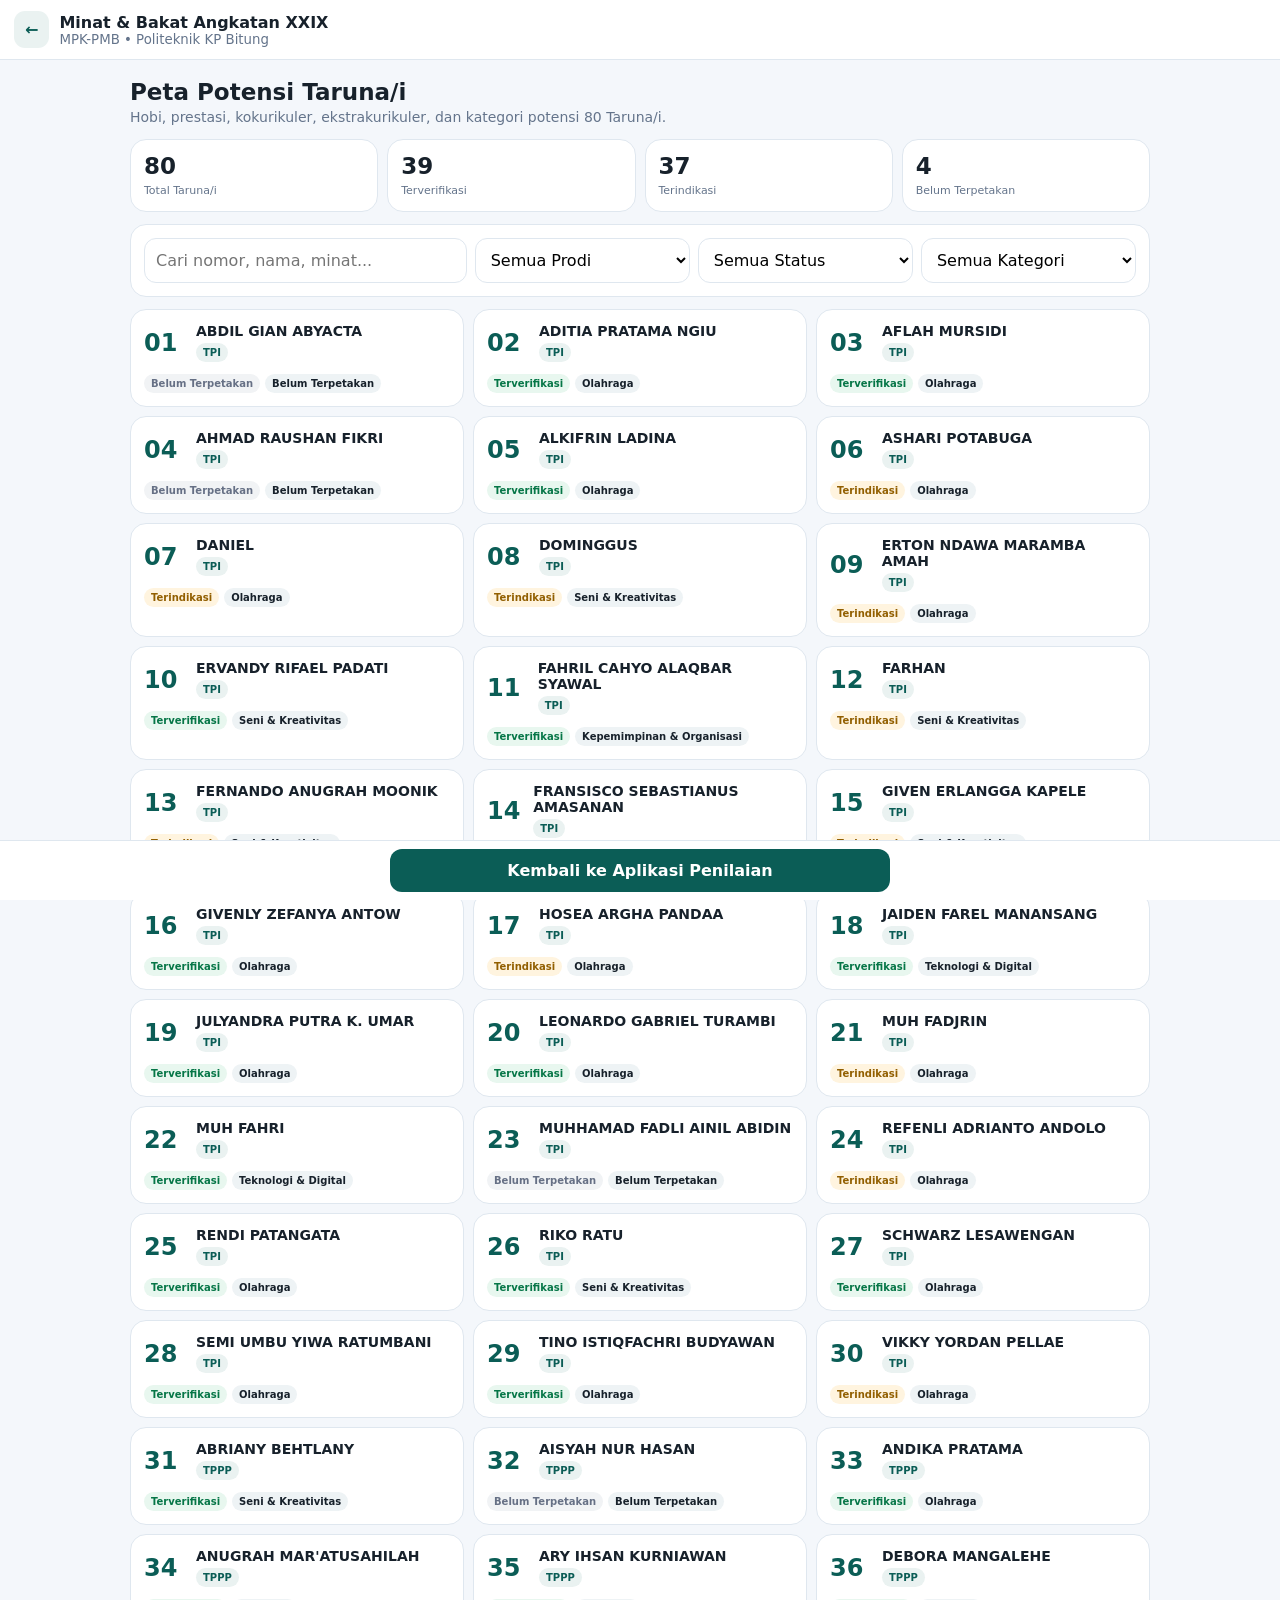
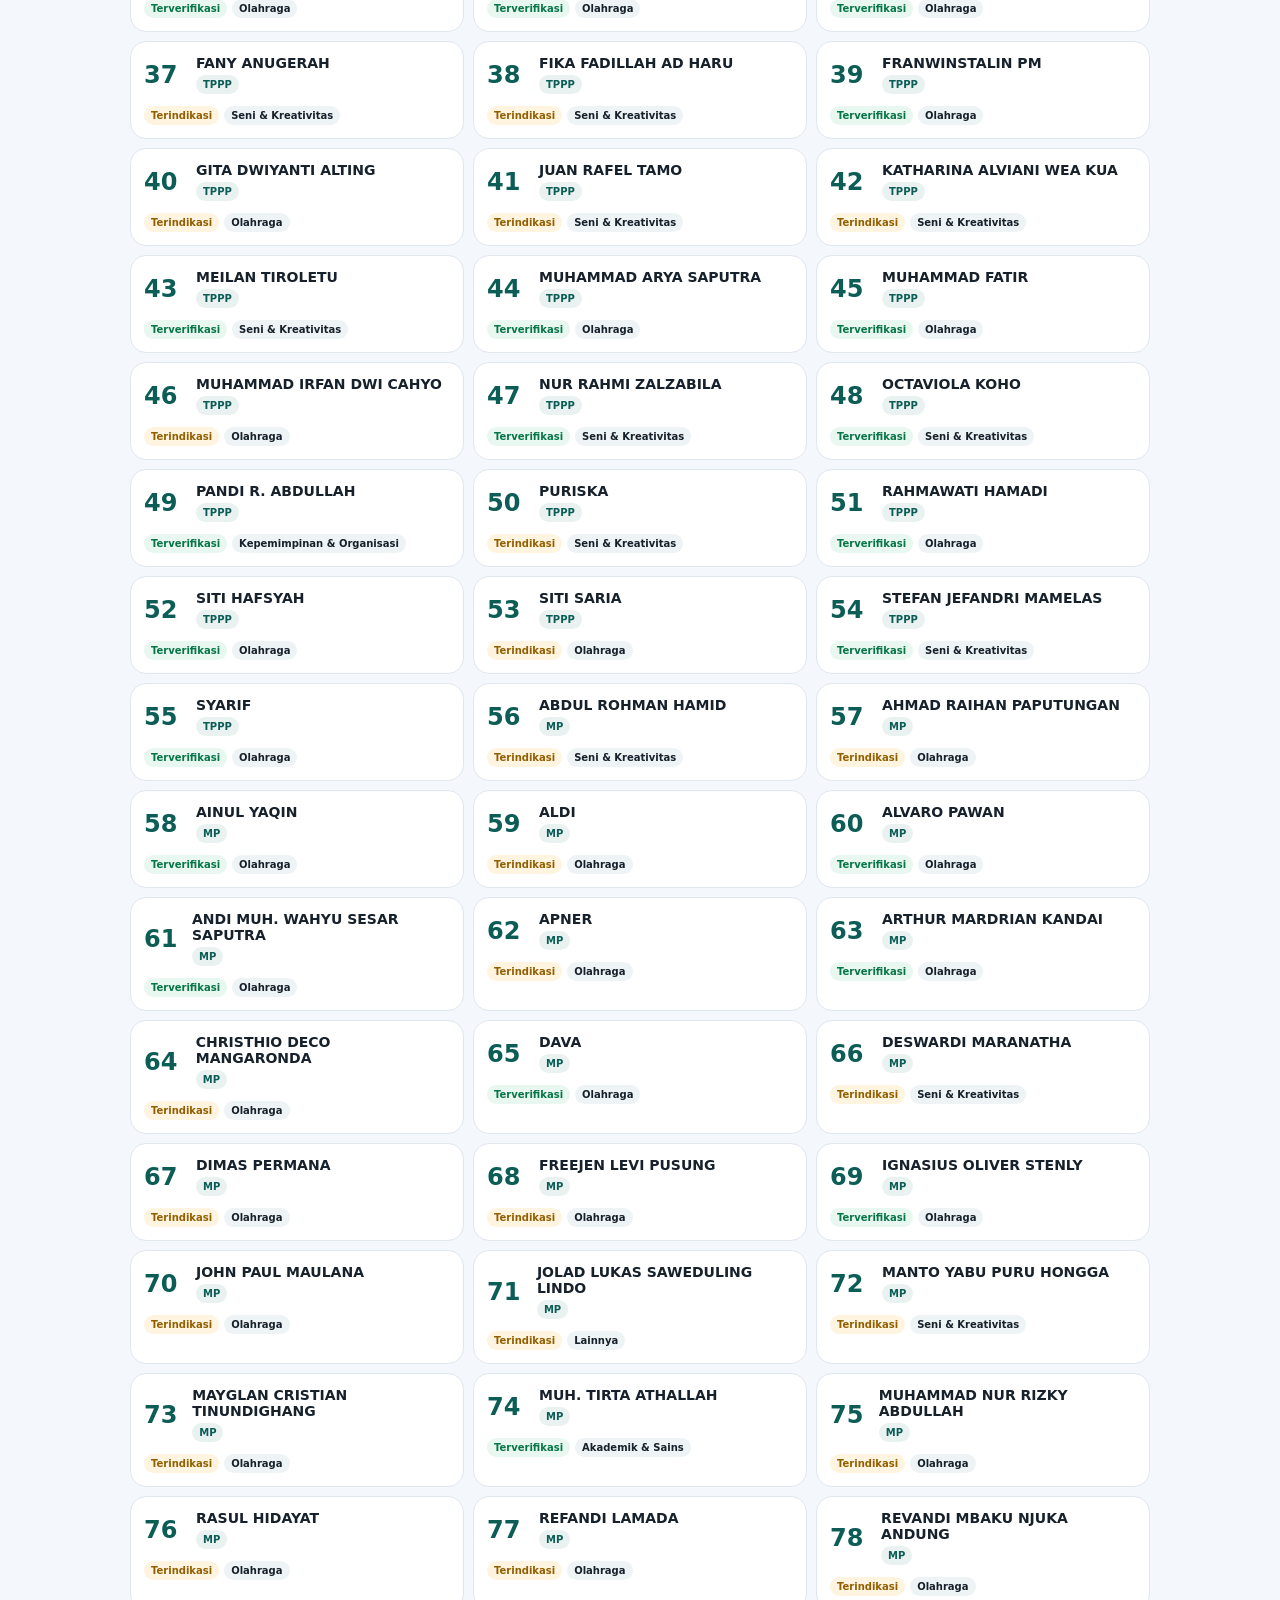
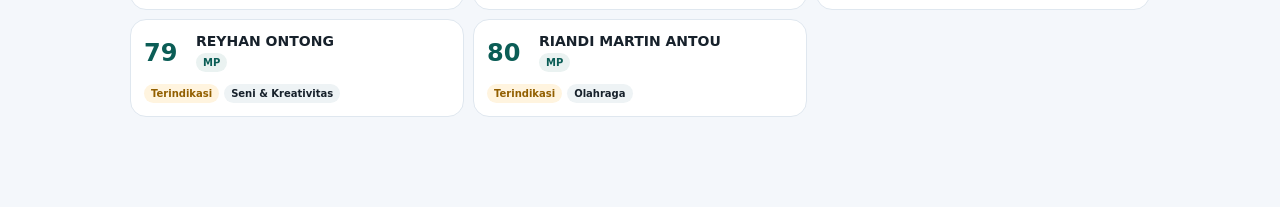
<file: minat-bakat.html>
<!doctype html>
<html lang="id">
<head>
<meta charset="utf-8"><meta name="viewport" content="width=device-width,initial-scale=1,viewport-fit=cover">
<meta name="theme-color" content="#0b5d56"><title>Minat & Bakat — MPK-PMB XXIX</title>
<style>
:root{--bg:#f4f7fb;--ink:#17212b;--muted:#64748b;--line:#dfe7ef;--primary:#0b5d56;font-family:Inter,system-ui,-apple-system,BlinkMacSystemFont,"Segoe UI",sans-serif}*{box-sizing:border-box}body{margin:0;background:var(--bg);color:var(--ink)}a{text-decoration:none;color:inherit}.top{position:sticky;top:0;background:#fff;border-bottom:1px solid var(--line);padding:11px 14px;display:flex;gap:10px;align-items:center;z-index:5}.back{background:#eaf2f1;color:var(--primary);padding:9px 11px;border-radius:11px;font-weight:900}.top small{display:block;color:var(--muted)}main{width:min(1050px,100%);margin:auto;padding:15px 15px 90px}.hero h1{margin:4px 0;font-size:23px}.hero p{margin:0 0 14px;color:var(--muted);font-size:14px}.stats{display:grid;grid-template-columns:repeat(4,1fr);gap:9px;margin-bottom:12px}.stat,.panel,.card{background:#fff;border:1px solid var(--line);border-radius:16px;padding:13px}.stat b{display:block;font-size:23px}.stat span{font-size:11px;color:var(--muted)}.filters{display:grid;grid-template-columns:1.5fr 1fr 1fr 1fr;gap:8px;margin-bottom:12px}input,select{width:100%;padding:11px;border:1px solid var(--line);border-radius:12px;background:#fff;font:inherit}.grid{display:grid;grid-template-columns:repeat(3,1fr);gap:9px}.card{cursor:pointer}.head{display:flex;gap:10px;align-items:center}.no{font-size:24px;font-weight:900;color:var(--primary);width:42px}.name{font-weight:900;font-size:14px}.program,.tag{display:inline-block;margin-top:4px;padding:4px 7px;border-radius:999px;font-size:10px;font-weight:800;background:#eef3f5}.program{background:#eaf2f1;color:var(--primary)}.tags{display:flex;gap:5px;flex-wrap:wrap;margin-top:8px}.verified{background:#e8f7ef;color:#067647}.indicated{background:#fff4df;color:#925f00}.unmapped{background:#f1f3f5;color:#667085}.modal{position:fixed;inset:0;background:#0f172a88;display:none;align-items:flex-end;justify-content:center;padding:18px;z-index:20}.modal.open{display:flex}.sheet{background:#fff;width:min(650px,100%);max-height:90vh;overflow:auto;border-radius:22px;padding:18px}.sheethead{display:flex;justify-content:space-between;gap:10px}.close{border:0;border-radius:10px;padding:9px 11px;font-weight:900}.info{display:grid;grid-template-columns:1fr 1fr;gap:8px;margin-top:12px}.cell{border:1px solid var(--line);border-radius:12px;padding:10px}.cell small{display:block;color:var(--muted);font-weight:800;margin-bottom:4px}.rec{margin-top:12px;background:#f8fafb;border:1px solid var(--line);border-radius:12px;padding:11px;font-size:13px;line-height:1.45}.bottom{position:fixed;bottom:0;left:0;right:0;background:#fff;border-top:1px solid var(--line);padding:8px 12px calc(8px + env(safe-area-inset-bottom));text-align:center}.home{display:inline-block;width:min(500px,100%);background:var(--primary);color:#fff;padding:12px;border-radius:12px;font-weight:900}@media(max-width:760px){.stats{grid-template-columns:repeat(2,1fr)}.filters{grid-template-columns:1fr 1fr}.grid{grid-template-columns:1fr}.info{grid-template-columns:1fr}}
</style>
</head>
<body>
<header class="top"><a href="./" class="back">←</a><div><strong>Minat & Bakat Angkatan XXIX</strong><small>MPK-PMB • Politeknik KP Bitung</small></div></header>
<main><div class="hero"><h1>Peta Potensi Taruna/i</h1><p>Hobi, prestasi, kokurikuler, ekstrakurikuler, dan kategori potensi 80 Taruna/i.</p></div><div id="stats" class="stats"></div><div class="panel filters"><input id="q" placeholder="Cari nomor, nama, minat..."><select id="prodi"><option value="ALL">Semua Prodi</option><option>TPI</option><option>TPPP</option><option>MP</option></select><select id="status"><option value="ALL">Semua Status</option><option>Terverifikasi</option><option>Terindikasi</option><option>Belum Terpetakan</option></select><select id="category"><option value="ALL">Semua Kategori</option></select></div><div id="grid" class="grid"></div></main>
<div id="modal" class="modal"><div class="sheet"><div class="sheethead"><div id="ph"></div><button id="close" class="close">✕</button></div><div id="pb"></div></div></div><div class="bottom"><a class="home" href="./">Kembali ke Aplikasi Penilaian</a></div>
<script src="mbk-data-1.js?v=20260809"></script><script src="mbk-data-2.js?v=20260809"></script><script src="mbk-data-3.js?v=20260809"></script><script src="mbk-data-4.js?v=20260809"></script>
<script>
const D=window.MBK_DATA||[],$=id=>document.getElementById(id),esc=s=>String(s??'').replace(/[&<>"']/g,c=>({'&':'&amp;','<':'&lt;','>':'&gt;','"':'&quot;',"'":'&#39;'}[c]));const cats=p=>[p.primary,...String(p.supporting||'').split(',').map(x=>x.trim()).filter(Boolean)],sc=s=>s==='Terverifikasi'?'verified':s==='Terindikasi'?'indicated':'unmapped';const cc=[...new Set(D.flatMap(cats).filter(x=>x&&x!=='Belum Terpetakan'))].sort();$('category').innerHTML+=cc.map(x=>`<option>${esc(x)}</option>`).join('');function stats(){let v=D.filter(x=>x.potentialStatus==='Terverifikasi').length,i=D.filter(x=>x.potentialStatus==='Terindikasi').length,u=D.filter(x=>x.potentialStatus==='Belum Terpetakan').length;$('stats').innerHTML=`<div class="stat"><b>${D.length}</b><span>Total Taruna/i</span></div><div class="stat"><b>${v}</b><span>Terverifikasi</span></div><div class="stat"><b>${i}</b><span>Terindikasi</span></div><div class="stat"><b>${u}</b><span>Belum Terpetakan</span></div>`}function render(){let q=$('q').value.trim().toLowerCase(),pr=$('prodi').value,st=$('status').value,ca=$('category').value,l=D.filter(p=>{let t=[p.code,p.name,p.hobby,p.achievement,p.cocurricular,p.extracurricular,p.primary,p.supporting].join(' ').toLowerCase();return(!q||t.includes(q))&&(pr==='ALL'||p.program===pr)&&(st==='ALL'||p.potentialStatus===st)&&(ca==='ALL'||cats(p).includes(ca))});$('grid').innerHTML=l.map(p=>`<div class="card" data-id="${p.id}"><div class="head"><div class="no">${p.code}</div><div><div class="name">${esc(p.name)}</div><span class="program">${p.program}</span></div></div><div class="tags"><span class="tag ${sc(p.potentialStatus)}">${esc(p.potentialStatus)}</span><span class="tag">${esc(p.primary)}</span></div></div>`).join('')||'<div class="panel">Tidak ada data sesuai filter.</div>';document.querySelectorAll('.card[data-id]').forEach(x=>x.onclick=()=>openP(Number(x.dataset.id)))}function rec(p){if(p.potentialStatus==='Belum Terpetakan')return'Lakukan wawancara singkat dan beri kesempatan mencoba beberapa kegiatan untuk menggali minat.';if(p.potentialStatus==='Terverifikasi')return`Prioritaskan pembinaan pada ${p.primary}. Verifikasi bukti prestasi dan pertimbangkan untuk tim/kegiatan representatif.`;return`Berikan kesempatan terstruktur pada ${p.primary}; observasi konsistensi kemampuan dan minat sebelum ditetapkan sebagai bakat terverifikasi.`}function openP(id){let p=D.find(x=>x.id===id);$('ph').innerHTML=`<div class="head"><div class="no">${p.code}</div><div><div class="name">${esc(p.name)}</div><span class="program">${p.program}</span> <span class="tag ${sc(p.potentialStatus)}">${esc(p.potentialStatus)}</span></div></div>`;$('pb').innerHTML=`<div class="info"><div class="cell"><small>Hobi / Minat</small>${esc(p.hobby||'—')}</div><div class="cell"><small>Prestasi</small>${esc(p.achievement||'—')}</div><div class="cell"><small>Kokurikuler</small>${esc(p.cocurricular||'—')}</div><div class="cell"><small>Ekstrakurikuler</small>${esc(p.extracurricular||'—')}</div><div class="cell"><small>Kategori Utama</small>${esc(p.primary)}</div><div class="cell"><small>Kategori Pendukung</small>${esc(p.supporting||'—')}</div></div><div class="rec"><strong>Dasar status:</strong> ${esc(p.statusBasis||'—')}<br><br><strong>Rekomendasi:</strong><br>${esc(rec(p))}</div>`;$('modal').classList.add('open')}$('close').onclick=()=>$('modal').classList.remove('open');$('modal').onclick=e=>{if(e.target===$('modal'))$('modal').classList.remove('open')};['q','prodi','status','category'].forEach(id=>$(id).addEventListener(id==='q'?'input':'change',render));stats();render();
</script></body></html>
</file>
<file: styles.css>
:root{--pri:#0b5d56;--pri2:#0f766e;--bg:#f4f7f8;--card:#fff;--txt:#17212b;--muted:#64748b;--line:#dbe5e7;--red:#dc2626;--yellow:#d97706;--green:#15803d;--blue:#2563eb}*{box-sizing:border-box}body{margin:0;font-family:system-ui,-apple-system,Segoe UI,Roboto,Arial,sans-serif;background:var(--bg);color:var(--txt)}button,input,select,textarea{font:inherit}.hidden{display:none!important}.login-screen{min-height:100vh;display:grid;place-items:center;padding:20px;background:linear-gradient(160deg,#e8f7f4,#f7fafc)}.login-card{width:min(430px,100%);background:#fff;border:1px solid var(--line);border-radius:22px;padding:26px;box-shadow:0 18px 50px #0f172a18}.brand-icon{width:68px;height:68px;display:none}.login-card h1{margin:0 0 6px;color:var(--pri)}.login-card p{margin:0 0 22px;color:var(--muted)}label{display:block;font-weight:700;font-size:13px;margin:14px 0 6px}input,select,textarea{width:100%;border:1px solid #cbd5e1;border-radius:12px;padding:12px;background:#fff}.notice{padding:12px;border-radius:12px;background:#ecfdf5;color:#166534;font-size:13px;margin-bottom:12px}.primary,.secondary,.danger{border:0;border-radius:12px;padding:11px 14px;font-weight:800;cursor:pointer}.primary{background:var(--pri);color:#fff}.primary:hover{background:var(--pri2)}.secondary{background:#e2e8f0;color:#0f172a}.danger{background:#fee2e2;color:#991b1b}.big{width:100%;margin-top:16px}.topbar{position:sticky;top:0;z-index:20;height:64px;padding:10px 14px;background:#fff;border-bottom:1px solid var(--line);display:flex;align-items:center;justify-content:space-between}.topbar strong{display:block;color:var(--pri)}.topbar small{display:block;color:var(--muted);margin-top:2px}.top-actions{display:flex;align-items:center;gap:7px}.icon-btn{width:38px;height:38px;border:1px solid var(--line);border-radius:11px;background:#fff}.badge{font-size:11px;padding:5px 8px;border-radius:999px;background:#e2e8f0}.badge.online{background:#dcfce7;color:#166534}.badge.syncing{background:#fef3c7;color:#92400e}main{max-width:1100px;margin:auto;padding:18px 14px 92px}.view{display:none}.view.active{display:block}.hero{display:flex;justify-content:space-between;gap:14px;align-items:end;margin-bottom:14px}.hero h2{margin:0;color:#0f172a}.hero p{margin:4px 0 0;color:var(--muted)}.hero select{width:auto;min-width:160px}.panel{background:#fff;border:1px solid var(--line);border-radius:16px;padding:16px;margin-bottom:14px;box-shadow:0 3px 12px #0f172a08}.panel-head{display:flex;justify-content:space-between;align-items:center;gap:10px}.stats-grid{display:grid;grid-template-columns:repeat(4,1fr);gap:10px;margin-bottom:14px}.stat{background:#fff;border:1px solid var(--line);border-radius:16px;padding:15px}.stat .n{font-size:30px;font-weight:900}.stat .l{font-size:12px;color:var(--muted)}.stat.attn .n{color:var(--yellow)}.stat.pending .n{color:var(--blue)}.number-search{display:grid;grid-template-columns:1fr auto;gap:9px}.number-search input{text-align:center;font-size:26px;font-weight:900;letter-spacing:3px}.participant-card{margin-top:12px;border:1px solid var(--line);border-radius:14px;padding:14px}.participant-card.empty{color:var(--muted)}.participant-card .row{display:flex;gap:12px;align-items:center}.participant-card .code{width:52px;height:52px;border-radius:14px;background:var(--pri);color:#fff;display:grid;place-items:center;font-size:20px;font-weight:900}.participant-card .name{font-weight:900}.program{font-size:12px;color:var(--muted)}.category-grid{display:grid;grid-template-columns:repeat(5,1fr);gap:8px}.category-btn{border:1px solid var(--line);border-radius:13px;background:#fff;padding:11px 5px;cursor:pointer}.category-btn span{display:block;font-size:22px}.category-btn small{font-weight:800}.category-btn.active{border-color:var(--pri);background:#ecfdf5;color:var(--pri)}.rubric-item{padding:14px 0;border-bottom:1px solid #eef2f4}.rubric-item:last-child{border-bottom:0}.rubric-title{font-weight:900}.rubric-hint{font-size:12px;color:var(--muted);margin:3px 0 9px}.score-buttons{display:grid;grid-template-columns:repeat(10,1fr);gap:5px}.score-btn{height:39px;border:1px solid #cbd5e1;border-radius:9px;background:#fff;font-weight:900}.score-btn.selected{background:var(--pri);color:#fff;border-color:var(--pri)}.score-help{min-height:18px;font-size:11px;color:var(--muted);margin-top:5px}.attendance-grid{display:grid;grid-template-columns:repeat(2,1fr);gap:8px}.attendance-btn{padding:12px;border:1px solid var(--line);border-radius:12px;background:#fff;text-align:left}.attendance-btn.selected{border-color:var(--pri);background:#ecfdf5}.score-preview{font-size:28px;font-weight:900;color:var(--pri);margin:10px 0}.save-row{display:flex;justify-content:flex-end;margin-top:12px}.participant-list{overflow:auto}.participant-row{min-width:840px;display:grid;grid-template-columns:48px 2.2fr repeat(5,.75fr) 1fr;gap:8px;align-items:center;border-top:1px solid #edf2f4;padding:9px 4px;font-size:12px}.participant-row.header{font-weight:900;border-top:0;color:#475569}.pname{font-weight:800}.score-pill{display:inline-block;min-width:40px;text-align:center;border-radius:999px;padding:5px 7px;font-weight:900;background:#e2e8f0}.s-red{background:#fee2e2;color:#991b1b}.s-yellow{background:#fef3c7;color:#92400e}.s-green{background:#dcfce7;color:#166534}.s-blue{background:#dbeafe;color:#1d4ed8}.s-none{background:#e2e8f0;color:#64748b}.history-card{background:#fff;border:1px solid var(--line);border-radius:14px;padding:13px;margin-bottom:9px}.history-card .top{display:flex;justify-content:space-between;gap:12px}.history-card .score{font-size:24px;font-weight:900;color:var(--pri)}.filters{display:grid;grid-template-columns:1fr 1fr auto;gap:8px}.system-item{display:flex;justify-content:space-between;padding:10px 0;border-bottom:1px solid #edf2f4}.button-stack{display:grid;gap:8px;margin-top:14px}.bottom-nav{position:fixed;bottom:0;left:0;right:0;z-index:30;background:#fff;border-top:1px solid var(--line);display:grid;grid-template-columns:repeat(4,1fr);padding:7px max(8px,calc((100vw - 700px)/2))}.nav-btn{border:0;background:#fff;padding:6px;color:#64748b}.nav-btn span{display:block;font-size:19px}.nav-btn small{font-size:11px;font-weight:800}.nav-btn.active{color:var(--pri)}.toast{position:fixed;z-index:100;left:50%;bottom:90px;transform:translateX(-50%);background:#0f172a;color:#fff;padding:11px 15px;border-radius:12px;max-width:90%;font-size:13px}@media(max-width:700px){.stats-grid{grid-template-columns:repeat(2,1fr)}.category-grid{grid-template-columns:repeat(3,1fr)}.score-buttons{grid-template-columns:repeat(5,1fr)}.attendance-grid{grid-template-columns:1fr}.filters{grid-template-columns:1fr}.hero{align-items:stretch;flex-direction:column}.hero select{width:100%}}
</file>
<file: koordinator/styles.css>
:root{--brand:#0b5d67;--brand2:#0f7a83;--ink:#17333a;--muted:#6b7f84;--bg:#f3f7f7;--card:#fff;--line:#dbe6e7;--good:#2d8a62;--warn:#b77718;--bad:#bb4747;--blue:#3f6f9f;--shadow:0 10px 28px rgba(19,64,70,.08);--radius:18px}*{box-sizing:border-box}body{margin:0;background:var(--bg);color:var(--ink);font-family:Inter,ui-sans-serif,system-ui,-apple-system,"Segoe UI",Roboto,Arial,sans-serif;font-size:14px}.hidden{display:none!important}h1,h2,h3,h4,p{margin-top:0}.login-shell{min-height:100vh;display:grid;place-items:center;padding:22px;background:radial-gradient(circle at 15% 10%,#d7eded,transparent 34%),linear-gradient(135deg,#f7fbfb,#eaf2f2)}.login-card{width:min(450px,100%);background:#fff;border:1px solid var(--line);border-radius:28px;padding:30px;box-shadow:0 24px 65px rgba(20,66,72,.14)}.brand{display:flex;gap:10px;align-items:center;margin-bottom:28px;color:var(--brand)}.brand img{width:44px;height:44px}.brand div{display:flex;flex-direction:column}.brand small{color:var(--muted);font-size:10px}.eyebrow,.kicker{font-size:10px;font-weight:900;letter-spacing:.13em;color:var(--brand2)}.eyebrow.light{color:#c8e8e9}h1{font-size:32px;letter-spacing:-.03em;margin:6px 0 8px}.lead{color:var(--muted);line-height:1.6;margin-bottom:20px}.identity{display:flex;justify-content:space-between;gap:16px;padding:13px 15px;border:1px solid var(--line);border-radius:13px;background:#f8fbfb;margin-bottom:12px}.identity span,.note{color:var(--muted)}.label{display:block;font-size:11px;font-weight:850;margin:11px 0 6px}.control,input,select,textarea{width:100%;border:1px solid #cddbdd;background:#fff;color:var(--ink);border-radius:12px;padding:10px 11px;font:inherit;outline:none}.control:focus,input:focus,select:focus,textarea:focus{border-color:var(--brand2);box-shadow:0 0 0 3px rgba(15,122,131,.11)}textarea{min-height:100px;resize:vertical}.btn{border:1px solid #c9d9db;background:#fff;color:var(--ink);border-radius:12px;padding:10px 13px;font-weight:850;cursor:pointer}.btn.primary{background:var(--brand);border-color:var(--brand);color:#fff}.btn.full{width:100%;margin-top:13px}.btn.small{padding:8px 11px;font-size:12px}.btn:disabled{opacity:.55}.note{font-size:11px;line-height:1.55}.topbar{position:sticky;top:0;z-index:20;display:flex;justify-content:space-between;align-items:center;padding:14px max(16px,calc((100vw - 1180px)/2));background:rgba(255,255,255,.95);border-bottom:1px solid var(--line);backdrop-filter:blur(10px)}.topbar h2{font-size:18px;margin:2px 0 0}.top-actions{display:flex;align-items:center;gap:8px}.clock{font-size:11px;font-weight:850;color:var(--brand)}.icon-btn{width:38px;height:38px;border:1px solid var(--line);background:#fff;border-radius:11px;font-size:18px;cursor:pointer}.datebar,.nav,.main{width:min(1180px,calc(100% - 24px));margin:auto}.datebar{display:flex;align-items:end;gap:9px;padding:15px 0 9px}.datebar>div:first-child{min-width:190px}.datebar span{display:block;color:var(--muted);font-size:10px;font-weight:800;margin-bottom:4px}.datebar input{padding:8px 10px}.userchip{margin-left:auto;display:flex;flex-direction:column;align-items:flex-end}.userchip small{font-size:10px;color:var(--muted)}.nav{display:flex;gap:7px;overflow-x:auto;padding:4px 0 13px;scrollbar-width:none}.nav::-webkit-scrollbar{display:none}.nav button{white-space:nowrap;border:0;border-radius:99px;background:#e7efef;color:#4e686c;padding:9px 13px;font-weight:800;cursor:pointer}.nav button.active{background:var(--brand);color:#fff}.main{padding-bottom:50px}.hero{display:grid;grid-template-columns:1fr 320px;gap:14px;align-items:stretch;background:linear-gradient(135deg,#0b5d67,#0f7a83);color:#fff;border-radius:20px;padding:22px;box-shadow:var(--shadow)}.hero h3{font-size:25px;letter-spacing:-.02em;margin:6px 0}.hero p{color:#d9eeee;margin:0;line-height:1.5}.nowbox{display:flex;flex-direction:column;justify-content:center;border:1px solid rgba(255,255,255,.22);border-radius:16px;padding:16px;background:rgba(255,255,255,.08)}.nowbox span{font-size:10px;text-transform:uppercase;letter-spacing:.08em;color:#c9e7e8}.nowbox strong{font-size:17px;margin:5px 0}.nowbox small{color:#d9eeee;line-height:1.4}.metrics{display:grid;grid-template-columns:repeat(4,1fr);gap:10px;margin:12px 0}.metric{background:#fff;border:1px solid var(--line);border-radius:15px;padding:14px;box-shadow:0 5px 16px rgba(22,70,75,.04)}.metric strong{display:block;font-size:24px;color:var(--brand)}.metric span{font-size:10px;color:var(--muted);font-weight:800}.grid2{display:grid;grid-template-columns:1.08fr .92fr;gap:12px}.panel{background:#fff;border:1px solid var(--line);border-radius:var(--radius);padding:16px;box-shadow:0 6px 18px rgba(22,70,75,.04);margin-bottom:12px}.panel.narrow{max-width:560px}.sectionhead{display:flex;align-items:center;justify-content:space-between;gap:10px;margin-bottom:12px}.sectionhead.sub{margin-top:18px}.sectionhead h3{font-size:15px;margin:0}.sectionhead small{display:block;color:var(--muted);font-size:10px;margin-top:2px}.stack{display:grid;gap:8px}.action{display:grid;grid-template-columns:34px 1fr 32px;gap:10px;align-items:center;border:1px solid var(--line);border-radius:14px;padding:10px;background:#fbfdfd}.action.done{opacity:.7;background:#f1f7f4}.action.done b{text-decoration:line-through}.check{width:32px;height:32px;border-radius:10px;border:1px solid #bbced0;background:#fff;color:#fff;font-weight:900;cursor:pointer}.check.checked{background:var(--good);border-color:var(--good)}.action b{font-size:12px}.action small{display:block;color:var(--muted);font-size:10px;margin-top:3px;line-height:1.4}.more{width:30px;height:30px;border:0;background:transparent;color:var(--muted);font-weight:900;cursor:pointer}.program-list{display:grid;grid-template-columns:repeat(2,1fr);gap:10px}.program-card{background:#fff;border:1px solid var(--line);border-radius:16px;padding:14px;box-shadow:0 5px 15px rgba(20,65,70,.035)}.program-card.needs-date{border-color:#e8bc73;background:#fffaf2}.program-top{display:flex;justify-content:space-between;gap:10px;align-items:flex-start}.program-top h4{font-size:14px;margin:7px 0 4px}.pill{display:inline-block;background:#edf4f4;color:#587075;border-radius:99px;padding:4px 7px;font-size:9px;font-weight:900;margin-right:4px}.pill.alert{background:#fff0d9;color:#9b6416}.status{white-space:nowrap;border-radius:99px;padding:5px 8px;font-size:9px;font-weight:900;background:#edf3f3;color:#617579}.status.good{background:#e5f4ec;color:var(--good)}.status.warn{background:#fff0d8;color:var(--warn)}.status.run{background:#e7f1ea;color:#2f7659}.status.bad{background:#fde7e7;color:var(--bad)}.status.blue{background:#e7eff7;color:var(--blue)}.program-date{font-size:10px;color:var(--brand);font-weight:850;margin:4px 0 7px}.program-card p{font-size:11px;line-height:1.5;color:#42585c;margin-bottom:7px}.program-card small{display:block;color:var(--muted);font-size:10px;line-height:1.45;margin-bottom:9px}.timeline{background:#fff;border:1px solid var(--line);border-radius:18px;padding:6px 16px}.time-row{display:grid;grid-template-columns:75px 18px 1fr;gap:8px;align-items:center;min-height:64px;border-bottom:1px solid #eef3f3}.time-row:last-child{border-bottom:0}.time{display:flex;flex-direction:column}.time b{font-size:13px}.time span{font-size:10px;color:var(--muted)}.dot{width:10px;height:10px;border-radius:50%;background:#cbdadc;position:relative}.dot:after{content:"";position:absolute;width:2px;height:54px;background:#e1eaea;left:4px;top:10px}.time-row:last-child .dot:after{display:none}.time-row>div:last-child b{font-size:12px}.time-row>div:last-child small{display:block;color:var(--muted);font-size:10px;margin-top:3px}.time-row.current{background:#eff8f8;margin:0 -16px;padding:0 16px}.time-row.current .dot{background:var(--brand2);box-shadow:0 0 0 4px rgba(15,122,131,.12)}.month-filter{display:flex;gap:7px;overflow-x:auto;margin-bottom:10px}.filter{border:1px solid var(--line);background:#fff;color:#536b70;border-radius:99px;padding:7px 11px;font-weight:800;cursor:pointer}.filter.active{background:var(--brand);border-color:var(--brand);color:#fff}.empty{padding:20px;text-align:center;color:var(--muted);font-size:11px}.overlay{position:fixed;inset:0;background:rgba(9,30,34,.46);z-index:50;display:grid;place-items:center;padding:14px}.modal{width:min(620px,100%);max-height:90vh;overflow:auto;background:#fff;border-radius:20px;padding:18px;box-shadow:0 24px 70px rgba(0,0,0,.2)}.modalhead{display:flex;justify-content:space-between;align-items:flex-start;gap:10px;margin-bottom:12px}.modalhead h3{font-size:16px;margin:0}.modalhead small{color:var(--muted);font-size:10px}.detail{background:#f7fafafa;border:1px solid var(--line);border-radius:13px;padding:11px;margin-bottom:10px}.detail p{font-size:11px;line-height:1.5;margin-bottom:7px}.detail small{color:var(--muted);line-height:1.5}.toast{position:fixed;left:50%;bottom:20px;transform:translate(-50%,20px);opacity:0;pointer-events:none;z-index:100;background:#173b40;color:#fff;padding:10px 14px;border-radius:11px;font-size:12px;transition:.2s}.toast.show{opacity:1;transform:translate(-50%,0)}.toast.err{background:#9f3f3f}@media(max-width:850px){.hero{grid-template-columns:1fr}.metrics{grid-template-columns:repeat(2,1fr)}.grid2,.program-list{grid-template-columns:1fr}.topbar{padding:12px 13px}.datebar,.nav,.main{width:calc(100% - 18px)}.datebar{flex-wrap:wrap}.userchip{margin-left:0;align-items:flex-start;width:100%}.clock{display:none}.hero h3{font-size:21px}.nowbox{min-height:105px}}
</file>
